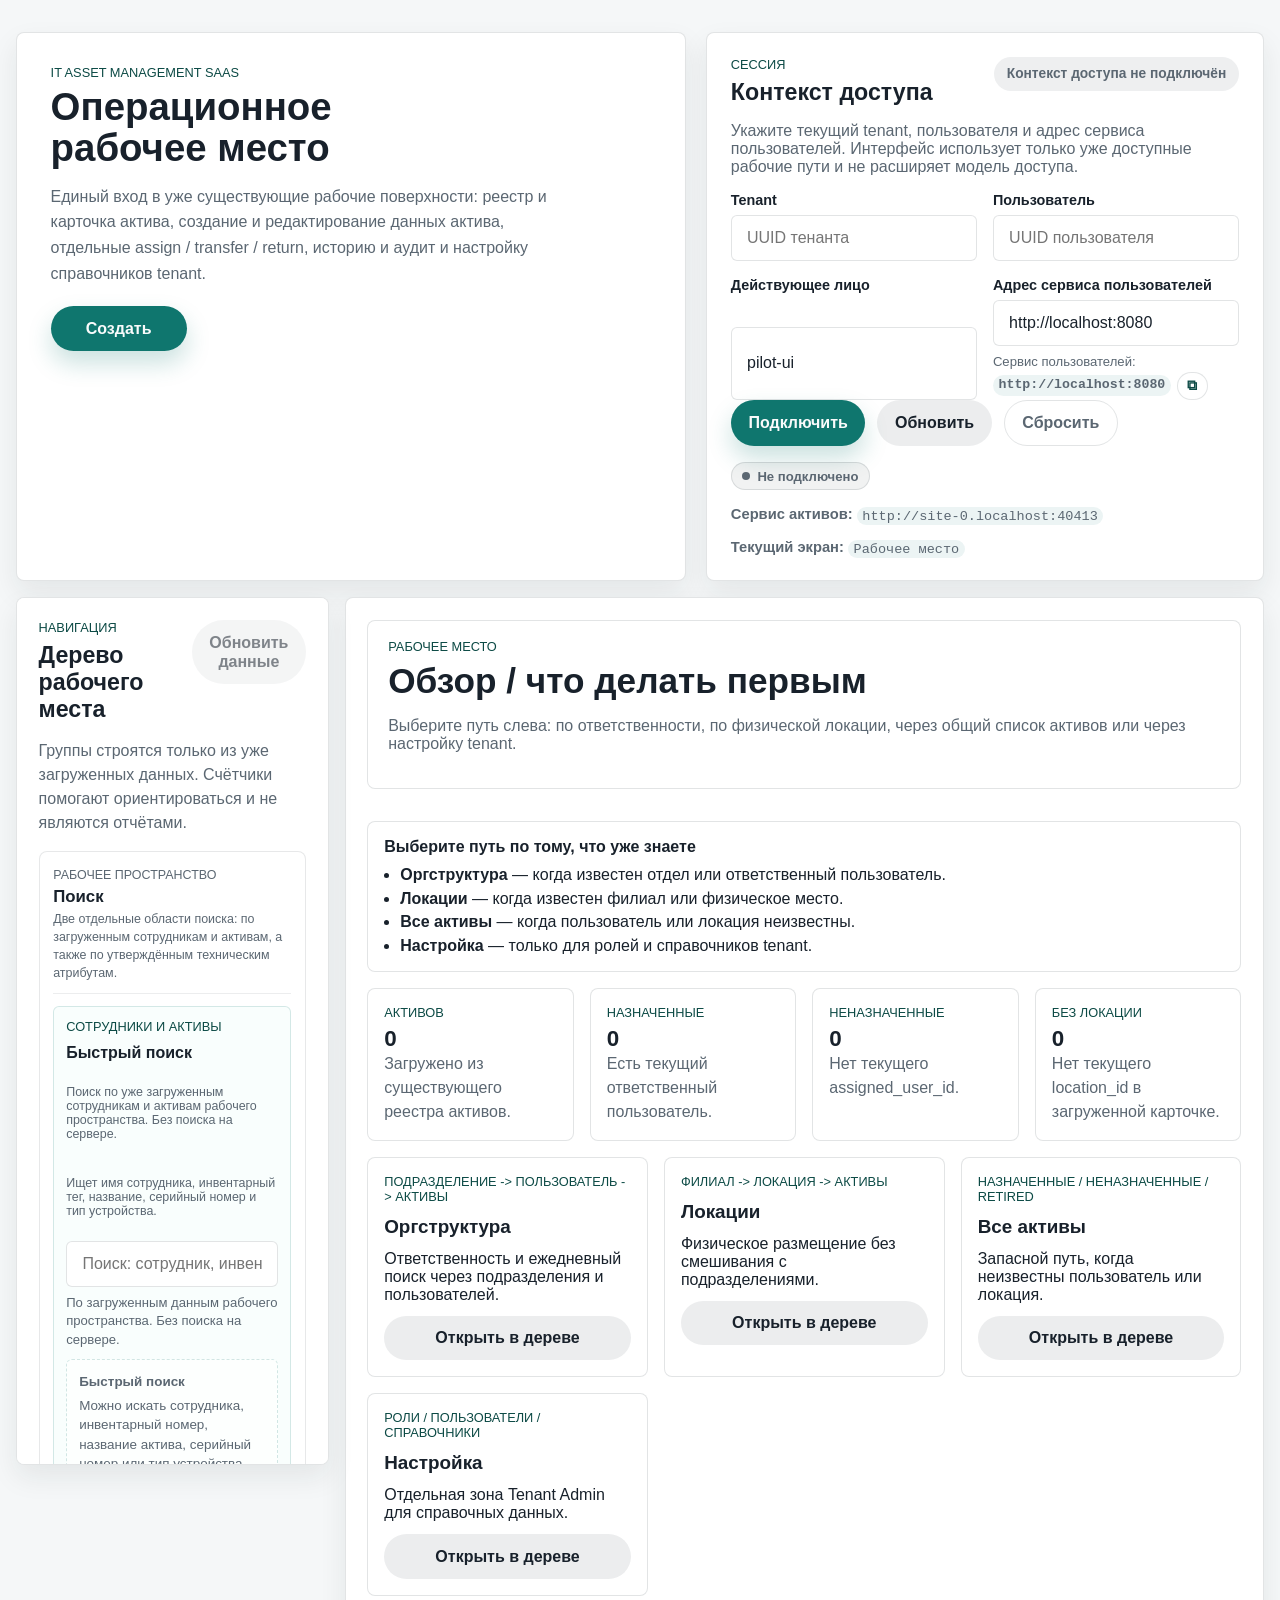
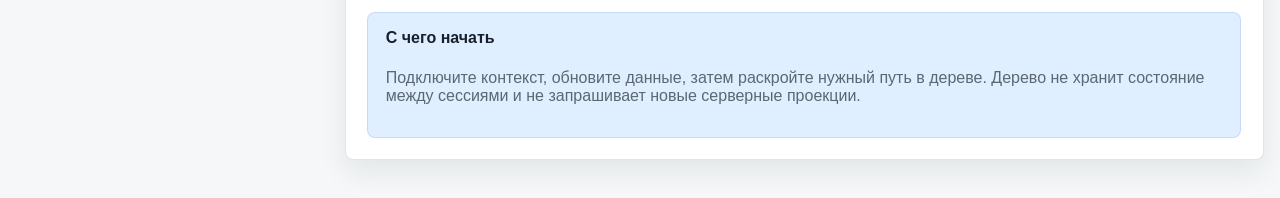
<file: services/asset-service/src/main/resources/static/index.html>
<!DOCTYPE html>
<html lang="ru">
<head>
    <meta charset="UTF-8">
    <meta name="viewport" content="width=device-width, initial-scale=1.0">
    <title>ITAM Operational Workspace</title>
    <link rel="stylesheet" href="app.css">
    <script src="app.js" defer></script>
</head>
<body>
    <div
        class="app-shell"
        data-ui-surface="operational-workspace-tree-detail"
        data-existing-surface="minimal-pilot-ui"
        data-navigation-model="revised-tree-and-detail"
        data-tree-derivation="client-side-only"
        data-edit-boundary="asset-master-record-only"
        data-responsibility-flows="assign,transfer,return"
    >
        <header class="app-header">
            <div class="header-copy">
                <p class="eyebrow">IT Asset Management SaaS</p>
                <h1>Операционное рабочее место</h1>
                <p class="header-text">
                    Единый вход в уже существующие рабочие поверхности: реестр и карточка актива,
                    создание и редактирование данных актива, отдельные assign / transfer / return, историю и аудит
                    и настройку справочников tenant.
                </p>

                <div class="create-launcher" id="create-launcher">
                    <button
                        class="button button-primary create-launcher-toggle"
                        id="create-launcher-toggle"
                        type="button"
                        aria-haspopup="menu"
                        aria-expanded="false"
                        aria-controls="create-launcher-menu"
                    >
                        Создать
                    </button>
                    <div
                        class="create-launcher-menu"
                        id="create-launcher-menu"
                        role="menu"
                        aria-label="Создать запись"
                        hidden
                    >
                        <button class="create-launcher-item" type="button" role="menuitem" data-create-target="asset">Актив / устройство</button>
                        <button class="create-launcher-item" type="button" role="menuitem" data-create-target="user">Пользователь</button>
                        <button class="create-launcher-item" type="button" role="menuitem" data-create-target="department">Подразделение</button>
                        <button class="create-launcher-item" type="button" role="menuitem" data-create-target="branch">Филиал</button>
                        <button class="create-launcher-item" type="button" role="menuitem" data-create-target="location">Локация</button>
                    </div>
                </div>
            </div>

            <form id="session-form" class="session-card">
                <div class="panel-heading">
                    <div>
                        <p class="section-kicker">Сессия</p>
                        <h2>Контекст доступа</h2>
                    </div>
                    <span id="role-summary-badge" class="summary-badge">UI-профиль ещё не определён</span>
                </div>

                <p class="helper-copy">
                    Укажите текущий tenant, пользователя и адрес сервиса пользователей. Интерфейс использует только
                    уже доступные рабочие пути и не расширяет модель доступа.
                </p>

                <div class="field-grid">
                    <label class="field">
                        <span>Tenant</span>
                        <input id="tenant-id" name="tenant_id" type="text" autocomplete="off" placeholder="UUID тенанта" required>
                    </label>

                    <label class="field">
                        <span>Пользователь</span>
                        <input id="user-id" name="user_id" type="text" autocomplete="off" placeholder="UUID пользователя" required>
                    </label>

                    <label class="field">
                        <span>Действующее лицо</span>
                        <input id="actor" name="actor" type="text" autocomplete="off" placeholder="pilot-ui" required>
                    </label>

                    <label class="field">
                        <span>Адрес сервиса пользователей</span>
                        <input
                            id="user-service-base-url"
                            name="user_service_base_url"
                            type="url"
                            autocomplete="off"
                            placeholder="http://localhost:8080"
                            required
                        >
                        <small id="user-service-url-preview" class="technical-preview"></small>
                    </label>
                </div>

                <div class="button-row">
                    <button class="button button-primary" id="connect-session" type="submit">Подключить</button>
                    <button class="button button-secondary" id="refresh-all" type="button">Обновить</button>
                    <button class="button button-ghost" id="clear-session" type="button">Сбросить</button>
                </div>

                <div class="inline-meta">
                    <span id="connection-status-badge" class="connection-badge connection-disconnected">Не подключено</span>
                    <span><strong>Сервис активов:</strong> <code id="asset-service-origin">same origin</code></span>
                    <span><strong>Текущий экран:</strong> <code id="active-screen-label">assets</code></span>
                    <span id="context-technical-summary"></span>
                </div>
            </form>
        </header>

        <div id="flash-stack" class="flash-stack" aria-live="polite"></div>

        <main class="workspace tree-workspace" data-tree-detail-shell="true">
            <aside id="workspace-tree" class="tree-pane panel" aria-label="Иерархическая навигация рабочего места">
                <div class="panel-heading">
                    <div>
                        <p class="section-kicker">Навигация</p>
                        <h2>Дерево рабочего места</h2>
                    </div>
                    <button class="button button-secondary" id="refresh-assets" type="button">Обновить данные</button>
                </div>
                <p class="muted-note">
                    Группы строятся только из уже загруженных данных. Счётчики помогают ориентироваться и не являются отчётами.
                </p>
                <label class="tree-filter field">
                    <span>Фильтр дерева</span>
                    <input id="tree-filter" type="text" autocomplete="off" placeholder="По открытым строкам">
                    <small id="tree-filter-status">Локально, без поиска на сервере.</small>
                </label>
                <div id="workspace-tree-body" class="tree-body" aria-live="polite"></div>
            </aside>

            <section id="workspace-detail" class="detail-pane panel" aria-live="polite">
                <div class="empty-state">
                    <p class="empty-kicker">Рабочее место</p>
                    <h3>Подключите контекст доступа</h3>
                    <p>После подключения здесь появится выбранный узел дерева, карточка актива или настройка tenant.</p>
                </div>
            </section>
        </main>
    </div>
</body>
</html>
</file>
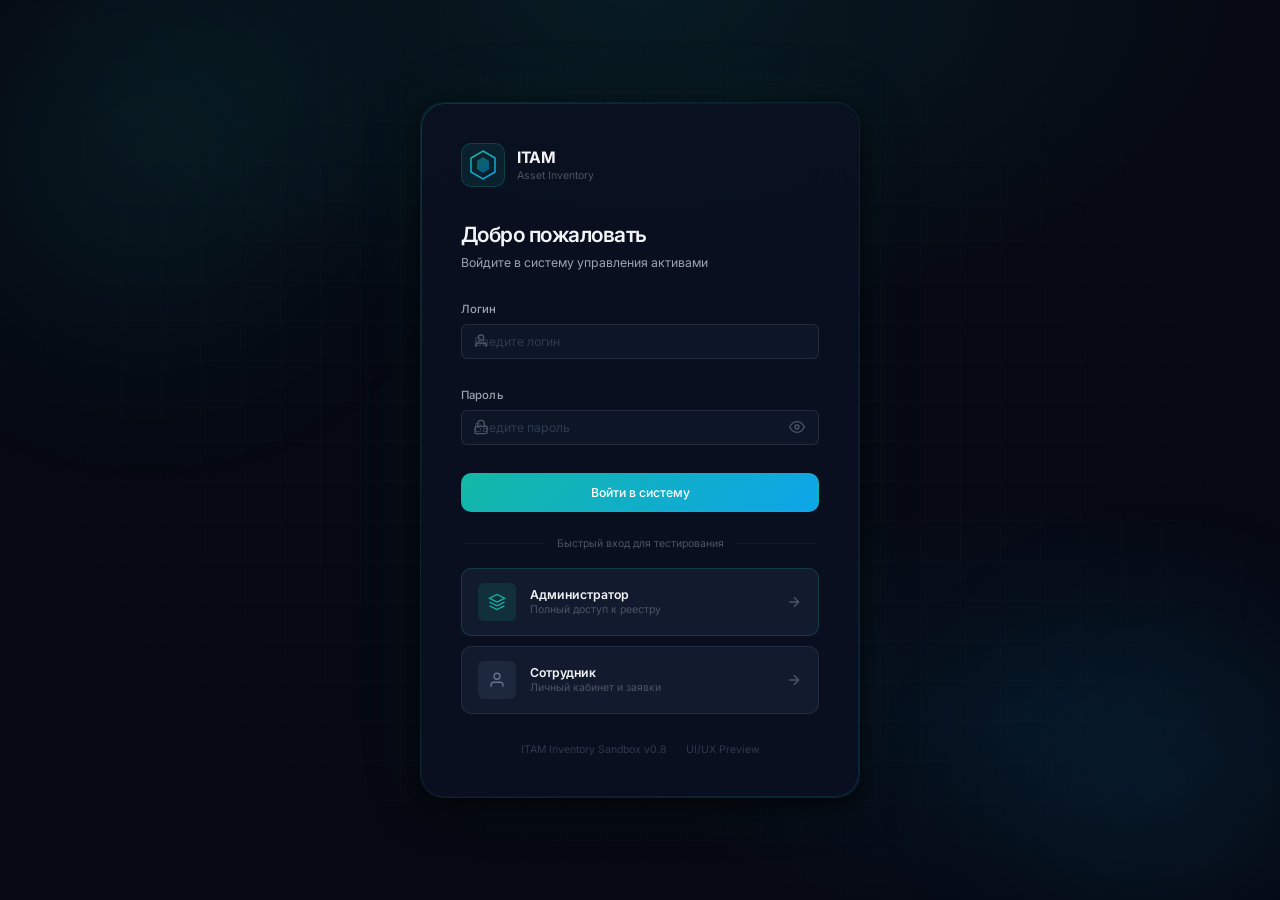
<file: services/asset-service/src/main/resources/static/test-ui/index.html>
<!DOCTYPE html>
<html lang="ru">
<head>
  <meta charset="UTF-8" />
  <meta name="viewport" content="width=device-width, initial-scale=1.0" />
  <title>ITAM — IT Asset Management · Inventory</title>
  <meta name="description" content="Премиальная система управления IT-активами. Инвентаризация, жизненный цикл оборудования, ролевой доступ." />
  <link rel="preconnect" href="https://fonts.googleapis.com" />
  <link rel="preconnect" href="https://fonts.gstatic.com" crossorigin />
  <link href="https://fonts.googleapis.com/css2?family=Inter:wght@300;400;500;600;700&family=JetBrains+Mono:wght@400;500&display=swap" rel="stylesheet" />
  <link rel="stylesheet" href="style.css" />
</head>
<body>

  <!-- ═══════════════════════════════════════════════════
       LOGIN SCREEN
  ═══════════════════════════════════════════════════ -->
  <div id="login-screen" class="login-screen">
    <div class="login-bg-grid"></div>
    <div class="login-orb login-orb-1"></div>
    <div class="login-orb login-orb-2"></div>

    <div class="login-card">
      <div class="login-logo">
        <div class="login-logo-icon">
          <svg width="32" height="32" viewBox="0 0 32 32" fill="none">
            <path d="M16 2L28 9V23L16 30L4 23V9L16 2Z" stroke="url(#logoGrad)" stroke-width="1.5" fill="none"/>
            <path d="M16 8L22 12V20L16 24L10 20V12L16 8Z" fill="url(#logoGradFill)" opacity="0.6"/>
            <defs>
              <linearGradient id="logoGrad" x1="4" y1="2" x2="28" y2="30" gradientUnits="userSpaceOnUse">
                <stop offset="0%" stop-color="#14b8a6"/>
                <stop offset="100%" stop-color="#0ea5e9"/>
              </linearGradient>
              <linearGradient id="logoGradFill" x1="10" y1="8" x2="22" y2="24" gradientUnits="userSpaceOnUse">
                <stop offset="0%" stop-color="#0d9488"/>
                <stop offset="100%" stop-color="#0284c7"/>
              </linearGradient>
            </defs>
          </svg>
        </div>
        <div class="login-logo-text">
          <span class="login-logo-brand">ITAM</span>
          <span class="login-logo-sub">Asset Inventory</span>
        </div>
      </div>

      <div class="login-header">
        <h1>Добро пожаловать</h1>
        <p>Войдите в систему управления активами</p>
      </div>

      <form id="login-form" class="login-form" autocomplete="off">
        <div class="form-group">
          <label for="login-username">Логин</label>
          <div class="input-wrapper">
            <svg class="input-icon" width="16" height="16" viewBox="0 0 24 24" fill="none" stroke="currentColor" stroke-width="2">
              <path d="M20 21v-2a4 4 0 0 0-4-4H8a4 4 0 0 0-4 4v2"/><circle cx="12" cy="7" r="4"/>
            </svg>
            <input id="login-username" type="text" placeholder="Введите логин" autocomplete="off" />
          </div>
        </div>

        <div class="form-group">
          <label for="login-password">Пароль</label>
          <div class="input-wrapper">
            <svg class="input-icon" width="16" height="16" viewBox="0 0 24 24" fill="none" stroke="currentColor" stroke-width="2">
              <rect x="3" y="11" width="18" height="11" rx="2" ry="2"/><path d="M7 11V7a5 5 0 0 1 10 0v4"/>
            </svg>
            <input id="login-password" type="password" placeholder="Введите пароль" autocomplete="off" />
            <button type="button" class="pwd-toggle" id="pwd-toggle" title="Показать пароль">
              <svg width="16" height="16" viewBox="0 0 24 24" fill="none" stroke="currentColor" stroke-width="2">
                <path d="M1 12s4-8 11-8 11 8 11 8-4 8-11 8-11-8-11-8z"/><circle cx="12" cy="12" r="3"/>
              </svg>
            </button>
          </div>
        </div>

        <div id="login-error" class="login-error hidden">
          <svg width="14" height="14" viewBox="0 0 24 24" fill="none" stroke="currentColor" stroke-width="2">
            <circle cx="12" cy="12" r="10"/><line x1="15" y1="9" x2="9" y2="15"/><line x1="9" y1="9" x2="15" y2="15"/>
          </svg>
          Введите логин и пароль
        </div>

        <button type="submit" class="btn-primary btn-full" id="login-btn">
          <span class="btn-text">Войти в систему</span>
          <div class="btn-spinner hidden"></div>
        </button>
      </form>

      <div class="login-divider">
        <span>Быстрый вход для тестирования</span>
      </div>

      <div class="login-quick-buttons">
        <button class="btn-quick btn-quick-admin" id="quick-admin" title="Полный административный доступ">
          <div class="quick-btn-icon">
            <svg width="18" height="18" viewBox="0 0 24 24" fill="none" stroke="currentColor" stroke-width="1.8">
              <path d="M12 2L2 7l10 5 10-5-10-5z"/><path d="M2 17l10 5 10-5"/><path d="M2 12l10 5 10-5"/>
            </svg>
          </div>
          <div class="quick-btn-info">
            <span class="quick-btn-title">Администратор</span>
            <span class="quick-btn-desc">Полный доступ к реестру</span>
          </div>
          <svg class="quick-btn-arrow" width="16" height="16" viewBox="0 0 24 24" fill="none" stroke="currentColor" stroke-width="2">
            <path d="M5 12h14M12 5l7 7-7 7"/>
          </svg>
        </button>

        <button class="btn-quick btn-quick-employee" id="quick-employee" title="Личный кабинет сотрудника">
          <div class="quick-btn-icon">
            <svg width="18" height="18" viewBox="0 0 24 24" fill="none" stroke="currentColor" stroke-width="1.8">
              <path d="M20 21v-2a4 4 0 0 0-4-4H8a4 4 0 0 0-4 4v2"/><circle cx="12" cy="7" r="4"/>
            </svg>
          </div>
          <div class="quick-btn-info">
            <span class="quick-btn-title">Сотрудник</span>
            <span class="quick-btn-desc">Личный кабинет и заявки</span>
          </div>
          <svg class="quick-btn-arrow" width="16" height="16" viewBox="0 0 24 24" fill="none" stroke="currentColor" stroke-width="2">
            <path d="M5 12h14M12 5l7 7-7 7"/>
          </svg>
        </button>
      </div>

      <div class="login-footer">
        <span>ITAM Inventory Sandbox v0.8</span>
        <span class="dot">·</span>
        <span>UI/UX Preview</span>
      </div>
    </div>
  </div>

  <!-- ═══════════════════════════════════════════════════
       MAIN APP (hidden until login)
  ═══════════════════════════════════════════════════ -->
  <div id="app" class="app hidden">

    <!-- TOP BAR -->
    <header class="topbar" id="topbar">
      <div class="topbar-left">
        <button class="sidebar-toggle" id="sidebar-toggle" title="Свернуть / развернуть меню">
          <svg width="18" height="18" viewBox="0 0 24 24" fill="none" stroke="currentColor" stroke-width="2">
            <line x1="3" y1="6" x2="21" y2="6"/><line x1="3" y1="12" x2="21" y2="12"/><line x1="3" y1="18" x2="21" y2="18"/>
          </svg>
        </button>
        <div class="topbar-brand">
          <svg width="22" height="22" viewBox="0 0 32 32" fill="none">
            <path d="M16 2L28 9V23L16 30L4 23V9L16 2Z" stroke="url(#tbLogoGrad)" stroke-width="1.5" fill="none"/>
            <path d="M16 8L22 12V20L16 24L10 20V12L16 8Z" fill="url(#tbLogoFill)" opacity="0.7"/>
            <defs>
              <linearGradient id="tbLogoGrad" x1="4" y1="2" x2="28" y2="30" gradientUnits="userSpaceOnUse">
                <stop offset="0%" stop-color="#14b8a6"/><stop offset="100%" stop-color="#0ea5e9"/>
              </linearGradient>
              <linearGradient id="tbLogoFill" x1="10" y1="8" x2="22" y2="24" gradientUnits="userSpaceOnUse">
                <stop offset="0%" stop-color="#0d9488"/><stop offset="100%" stop-color="#0284c7"/>
              </linearGradient>
            </defs>
          </svg>
          <span class="topbar-brand-name">ITAM</span>
          <span class="topbar-brand-sep">·</span>
          <span class="topbar-brand-module" id="topbar-module">Инвентаризация</span>
        </div>
      </div>

      <div class="topbar-center" id="topbar-search-zone">
        <!-- Admin only search bar injected here -->
      </div>

      <div class="topbar-right">
        <div class="topbar-role-badge" id="topbar-role-badge"></div>
        <div class="topbar-user" id="topbar-user">
          <div class="topbar-avatar" id="topbar-avatar"></div>
          <span class="topbar-username" id="topbar-username"></span>
          <svg width="12" height="12" viewBox="0 0 24 24" fill="none" stroke="currentColor" stroke-width="2"><path d="M6 9l6 6 6-6"/></svg>
          <div class="topbar-dropdown" id="topbar-dropdown">
            <button class="dropdown-item" id="logout-btn">
              <svg width="14" height="14" viewBox="0 0 24 24" fill="none" stroke="currentColor" stroke-width="2">
                <path d="M9 21H5a2 2 0 0 1-2-2V5a2 2 0 0 1 2-2h4"/><polyline points="16 17 21 12 16 7"/><line x1="21" y1="12" x2="9" y2="12"/>
              </svg>
              Выйти из системы
            </button>
          </div>
        </div>
        <div class="topbar-requests-badge hidden" id="topbar-requests-badge" title="Новые заявки от сотрудников">
          <svg width="16" height="16" viewBox="0 0 24 24" fill="none" stroke="currentColor" stroke-width="2">
            <path d="M18 8A6 6 0 0 0 6 8c0 7-3 9-3 9h18s-3-2-3-9"/><path d="M13.73 21a2 2 0 0 1-3.46 0"/>
          </svg>
          <span id="requests-count-badge">0</span>
        </div>
      </div>
    </header>

    <!-- WORKSPACE -->
    <div class="workspace" id="workspace">

      <!-- ── SIDEBAR (admin only) ── -->
      <aside class="sidebar" id="sidebar">
        <nav class="sidebar-nav">
          <div class="sidebar-section">
            <span class="sidebar-section-label">Реестр</span>
            <ul class="sidebar-tree" id="sidebar-tree">
              <li class="tree-item tree-item-active" data-section="all-assets" id="nav-all-assets">
                <button class="tree-btn">
                  <svg width="16" height="16" viewBox="0 0 24 24" fill="none" stroke="currentColor" stroke-width="1.8">
                    <rect x="2" y="3" width="20" height="14" rx="2"/><path d="M8 21h8M12 17v4"/>
                  </svg>
                  <span>Все активы</span>
                  <span class="tree-badge" id="tree-badge-all">0</span>
                </button>
              </li>
              <li class="tree-item" data-section="archive" id="nav-archive">
                <button class="tree-btn">
                  <svg width="16" height="16" viewBox="0 0 24 24" fill="none" stroke="currentColor" stroke-width="1.8">
                    <polyline points="21 8 21 21 3 21 3 8"/><rect x="1" y="3" width="22" height="5"/><line x1="10" y1="12" x2="14" y2="12"/>
                  </svg>
                  <span>Архив</span>
                  <span class="tree-badge tree-badge-muted" id="tree-badge-archive">0</span>
                </button>
              </li>
            </ul>
          </div>

          <div class="sidebar-section">
            <span class="sidebar-section-label">Структура</span>
            <ul class="sidebar-tree">
              <li class="tree-item tree-group" data-section="org" id="nav-org">
                <button class="tree-btn tree-group-btn" id="org-group-toggle">
                  <svg width="16" height="16" viewBox="0 0 24 24" fill="none" stroke="currentColor" stroke-width="1.8">
                    <rect x="2" y="7" width="20" height="14" rx="2"/><path d="M16 7V5a2 2 0 0 0-2-2h-4a2 2 0 0 0-2 2v2"/>
                  </svg>
                  <span>Оргструктура</span>
                  <svg class="tree-chevron" width="12" height="12" viewBox="0 0 24 24" fill="none" stroke="currentColor" stroke-width="2"><path d="M6 9l6 6 6-6"/></svg>
                </button>
                <ul class="tree-children" id="org-tree">
                  <!-- populated by JS -->
                </ul>
              </li>
              <li class="tree-item tree-group" data-section="locations" id="nav-locations">
                <button class="tree-btn tree-group-btn" id="loc-group-toggle">
                  <svg width="16" height="16" viewBox="0 0 24 24" fill="none" stroke="currentColor" stroke-width="1.8">
                    <path d="M21 10c0 7-9 13-9 13s-9-6-9-13a9 9 0 0 1 18 0z"/><circle cx="12" cy="10" r="3"/>
                  </svg>
                  <span>Локации</span>
                  <svg class="tree-chevron" width="12" height="12" viewBox="0 0 24 24" fill="none" stroke="currentColor" stroke-width="2"><path d="M6 9l6 6 6-6"/></svg>
                </button>
                <ul class="tree-children" id="loc-tree">
                  <!-- populated by JS -->
                </ul>
              </li>
            </ul>
          </div>

          <div class="sidebar-section">
            <span class="sidebar-section-label">Управление</span>
            <ul class="sidebar-tree">
              <li class="tree-item" data-section="requests" id="nav-requests">
                <button class="tree-btn">
                  <svg width="16" height="16" viewBox="0 0 24 24" fill="none" stroke="currentColor" stroke-width="1.8">
                    <path d="M21 15a2 2 0 0 1-2 2H7l-4 4V5a2 2 0 0 1 2-2h14a2 2 0 0 1 2 2z"/>
                  </svg>
                  <span>Заявки</span>
                  <span class="tree-badge tree-badge-accent" id="tree-badge-requests">0</span>
                </button>
              </li>
              <li class="tree-item" data-section="settings" id="nav-settings">
                <button class="tree-btn">
                  <svg width="16" height="16" viewBox="0 0 24 24" fill="none" stroke="currentColor" stroke-width="1.8">
                    <circle cx="12" cy="12" r="3"/><path d="M19.4 15a1.65 1.65 0 0 0 .33 1.82l.06.06a2 2 0 0 1-2.83 2.83l-.06-.06a1.65 1.65 0 0 0-1.82-.33 1.65 1.65 0 0 0-1 1.51V21a2 2 0 0 1-4 0v-.09A1.65 1.65 0 0 0 9 19.4a1.65 1.65 0 0 0-1.82.33l-.06.06a2 2 0 0 1-2.83-2.83l.06-.06A1.65 1.65 0 0 0 4.68 15a1.65 1.65 0 0 0-1.51-1H3a2 2 0 0 1 0-4h.09A1.65 1.65 0 0 0 4.6 9a1.65 1.65 0 0 0-.33-1.82l-.06-.06a2 2 0 0 1 2.83-2.83l.06.06A1.65 1.65 0 0 0 9 4.68a1.65 1.65 0 0 0 1-1.51V3a2 2 0 0 1 4 0v.09a1.65 1.65 0 0 0 1 1.51 1.65 1.65 0 0 0 1.82-.33l.06-.06a2 2 0 0 1 2.83 2.83l-.06.06A1.65 1.65 0 0 0 19.4 9a1.65 1.65 0 0 0 1.51 1H21a2 2 0 0 1 0 4h-.09a1.65 1.65 0 0 0-1.51 1z"/>
                  </svg>
                  <span>Настройки</span>
                </button>
              </li>
            </ul>
          </div>
        </nav>

        <div class="sidebar-footer">
          <div class="sidebar-footer-env">
            <span class="env-badge">Sandbox</span>
            <span class="env-version">v0.8 · UI Preview</span>
          </div>
        </div>
      </aside>

      <!-- ── MAIN CONTENT ── -->
      <main class="main-content" id="main-content">

        <!-- ══ SECTION: ALL ASSETS (Admin) ══ -->
        <section class="section" id="section-all-assets">
          <div class="section-header">
            <div class="section-title-group">
              <h2 class="section-title">Все активы</h2>
              <span class="section-subtitle" id="assets-summary-line">Загрузка...</span>
            </div>
            <div class="section-actions">
              <button class="btn-secondary" id="btn-add-asset">
                <svg width="14" height="14" viewBox="0 0 24 24" fill="none" stroke="currentColor" stroke-width="2"><line x1="12" y1="5" x2="12" y2="19"/><line x1="5" y1="12" x2="19" y2="12"/></svg>
                Добавить актив
              </button>
            </div>
          </div>

          <!-- Filter bar -->
          <div class="filter-bar">
            <div class="filter-group">
              <label class="filter-label">Тип устройства</label>
              <div class="filter-chips" id="filter-type-chips">
                <button class="chip chip-active" data-filter="type" data-value="ALL">Все</button>
                <button class="chip" data-filter="type" data-value="LAPTOP">Ноутбуки</button>
                <button class="chip" data-filter="type" data-value="DESKTOP">ПК</button>
                <button class="chip" data-filter="type" data-value="MONITOR">Мониторы</button>
                <button class="chip" data-filter="type" data-value="PRINTER">Принтеры</button>
                <button class="chip" data-filter="type" data-value="PHONE">Телефоны</button>
                <button class="chip" data-filter="type" data-value="OTHER">Прочее</button>
              </div>
            </div>
            <div class="filter-group">
              <label class="filter-label">Статус</label>
              <div class="filter-chips">
                <button class="chip chip-active" data-filter="status" data-value="ALL">Все</button>
                <button class="chip" data-filter="status" data-value="ACTIVE">ACTIVE</button>
                <button class="chip" data-filter="status" data-value="RETIRED">RETIRED</button>
              </div>
            </div>
            <div class="filter-group filter-sort">
              <label class="filter-label">Сортировка</label>
              <select class="sort-select" id="sort-select">
                <option value="tag-asc">Тег ↑</option>
                <option value="tag-desc">Тег ↓</option>
                <option value="type-asc">Тип ↑</option>
                <option value="name-asc">Имя ↑</option>
              </select>
            </div>
          </div>

          <!-- Active filter chips (populated by JS, hidden when no filters active) -->
          <div class="active-filter-chips-bar" id="active-filter-chips" style="display:none;" aria-live="polite"></div>

          <!-- Assets list -->
          <div class="assets-layout">
            <div class="assets-list-pane" id="assets-list-pane">
              <div class="assets-list" id="assets-list">
                <!-- populated by JS -->
              </div>
            </div>
            <div class="asset-detail-pane hidden" id="asset-detail-pane">
              <!-- populated by JS -->
            </div>
          </div>
        </section>

        <!-- ══ SECTION: ARCHIVE (Admin) ══ -->
        <section class="section hidden" id="section-archive">
          <div class="section-header">
            <div class="section-title-group">
              <h2 class="section-title">Архив активов</h2>
              <span class="section-subtitle" id="archive-summary-line">Заархивированные активы</span>
            </div>
          </div>
          <div class="assets-layout">
            <div class="assets-list-pane">
              <div class="assets-list" id="archive-list"></div>
            </div>
            <div class="asset-detail-pane hidden" id="archive-detail-pane"></div>
          </div>
        </section>

        <!-- ══ SECTION: ORG (Admin) ══ -->
        <section class="section hidden" id="section-org">
          <div class="section-header">
            <div class="section-title-group">
              <h2 class="section-title" id="org-section-title">Оргструктура</h2>
              <span class="section-subtitle" id="org-subtitle"></span>
            </div>
          </div>
          <div class="assets-list" id="org-assets-list"></div>
        </section>

        <!-- ══ SECTION: LOCATIONS (Admin) ══ -->
        <section class="section hidden" id="section-locations">
          <div class="section-header">
            <div class="section-title-group">
              <h2 class="section-title" id="loc-section-title">Локации</h2>
              <span class="section-subtitle" id="loc-subtitle"></span>
            </div>
          </div>
          <div class="assets-list" id="loc-assets-list"></div>
        </section>

        <!-- ══ SECTION: REQUESTS (Admin) ══ -->
        <section class="section hidden" id="section-requests">
          <div class="section-header">
            <div class="section-title-group">
              <h2 class="section-title">Заявки от сотрудников</h2>
              <span class="section-subtitle" id="requests-summary-line">Входящие запросы на оборудование и услуги</span>
            </div>
          </div>
          <div class="requests-grid" id="admin-requests-list">
            <div class="empty-state" id="requests-empty">
              <div class="empty-icon">
                <svg width="40" height="40" viewBox="0 0 24 24" fill="none" stroke="currentColor" stroke-width="1.2">
                  <path d="M21 15a2 2 0 0 1-2 2H7l-4 4V5a2 2 0 0 1 2-2h14a2 2 0 0 1 2 2z"/>
                </svg>
              </div>
              <p>Заявок пока нет</p>
              <span>Заявки от сотрудников появятся здесь</span>
            </div>
          </div>
        </section>

        <!-- ══ SECTION: SETTINGS (Admin) ══ -->
        <section class="section hidden" id="section-settings">
          <div class="section-header">
            <div class="section-title-group">
              <h2 class="section-title">Настройки системы</h2>
              <span class="section-subtitle">Конфигурация Sandbox окружения</span>
            </div>
          </div>
          <div class="settings-grid">
            <div class="settings-card">
              <div class="settings-card-header">
                <svg width="18" height="18" viewBox="0 0 24 24" fill="none" stroke="currentColor" stroke-width="1.8">
                  <rect x="2" y="3" width="20" height="14" rx="2"/><path d="M8 21h8M12 17v4"/>
                </svg>
                <h3>Режим данных</h3>
              </div>
              <p>Все операции выполняются in-memory. Изменения не сохраняются в localStorage и не мутируют backend-таблицы.</p>
              <div class="settings-badge-row">
                <span class="badge badge-emerald">In-Memory</span>
                <span class="badge badge-slate">No Persistence</span>
              </div>
            </div>
            <div class="settings-card">
              <div class="settings-card-header">
                <svg width="18" height="18" viewBox="0 0 24 24" fill="none" stroke="currentColor" stroke-width="1.8">
                  <path d="M12 22s8-4 8-10V5l-8-3-8 3v7c0 6 8 10 8 10z"/>
                </svg>
                <h3>Роли и доступ</h3>
              </div>
              <p>Доступны роли: Администратор (полный доступ) и Сотрудник (личный кабинет). Переключение через экран входа.</p>
              <div class="settings-badge-row">
                <span class="badge badge-indigo">RBAC</span>
                <span class="badge badge-slate">Sandbox Auth</span>
              </div>
            </div>
            <div class="settings-card">
              <div class="settings-card-header">
                <svg width="18" height="18" viewBox="0 0 24 24" fill="none" stroke="currentColor" stroke-width="1.8">
                  <polyline points="22 12 18 12 15 21 9 3 6 12 2 12"/>
                </svg>
                <h3>API статус</h3>
              </div>
              <p>Backend API не подключен в данном sandbox-режиме. Используются мок-данные для демонстрации UX/UI.</p>
              <div class="settings-badge-row">
                <span class="badge badge-amber">Mock Data</span>
                <span class="badge badge-slate">No API</span>
              </div>
            </div>
          </div>
        </section>

        <!-- ══ SECTION: EMPLOYEE VIEW ══ -->
        <section class="section hidden" id="section-employee">
          <div class="employee-layout">
            <!-- Employee card -->
            <div class="employee-card" id="employee-card">
              <!-- populated by JS -->
            </div>
            <!-- Request form -->
            <div class="employee-request-panel">
              <div class="request-form-card" id="request-form-card">
                <div class="request-form-header">
                  <svg width="20" height="20" viewBox="0 0 24 24" fill="none" stroke="currentColor" stroke-width="1.8">
                    <path d="M21 15a2 2 0 0 1-2 2H7l-4 4V5a2 2 0 0 1 2-2h14a2 2 0 0 1 2 2z"/>
                  </svg>
                  <h3>Запрос / Сообщение о проблеме</h3>
                </div>
                <form id="employee-request-form">
                  <div class="form-group">
                    <label for="req-type">Тип запроса</label>
                    <div class="req-type-grid" id="req-type-grid">
                      <label class="req-type-option">
                        <input type="radio" name="req-type" value="Ноутбук" id="req-laptop" />
                        <span class="req-type-card">
                          <svg width="20" height="20" viewBox="0 0 24 24" fill="none" stroke="currentColor" stroke-width="1.8">
                            <rect x="2" y="3" width="20" height="14" rx="2"/><path d="M8 21h8M12 17v4"/>
                          </svg>
                          Ноутбук
                        </span>
                      </label>
                      <label class="req-type-option">
                        <input type="radio" name="req-type" value="Монитор" id="req-monitor" />
                        <span class="req-type-card">
                          <svg width="20" height="20" viewBox="0 0 24 24" fill="none" stroke="currentColor" stroke-width="1.8">
                            <rect x="2" y="3" width="20" height="14" rx="2"/><line x1="8" y1="21" x2="16" y2="21"/><line x1="12" y1="17" x2="12" y2="21"/>
                          </svg>
                          Монитор
                        </span>
                      </label>
                      <label class="req-type-option">
                        <input type="radio" name="req-type" value="Аксессуары" id="req-accessories" />
                        <span class="req-type-card">
                          <svg width="20" height="20" viewBox="0 0 24 24" fill="none" stroke="currentColor" stroke-width="1.8">
                            <path d="M20.84 4.61a5.5 5.5 0 0 0-7.78 0L12 5.67l-1.06-1.06a5.5 5.5 0 0 0-7.78 7.78l1.06 1.06L12 21.23l7.78-7.78 1.06-1.06a5.5 5.5 0 0 0 0-7.78z"/>
                          </svg>
                          Аксессуары
                        </span>
                      </label>
                      <label class="req-type-option">
                        <input type="radio" name="req-type" value="Смена локации" id="req-location" />
                        <span class="req-type-card">
                          <svg width="20" height="20" viewBox="0 0 24 24" fill="none" stroke="currentColor" stroke-width="1.8">
                            <path d="M21 10c0 7-9 13-9 13s-9-6-9-13a9 9 0 0 1 18 0z"/><circle cx="12" cy="10" r="3"/>
                          </svg>
                          Смена локации
                        </span>
                      </label>
                      <label class="req-type-option">
                        <input type="radio" name="req-type" value="Проблема с техникой" id="req-issue" />
                        <span class="req-type-card">
                          <svg width="20" height="20" viewBox="0 0 24 24" fill="none" stroke="currentColor" stroke-width="1.8">
                            <circle cx="12" cy="12" r="10"/><line x1="12" y1="8" x2="12" y2="12"/><line x1="12" y1="16" x2="12.01" y2="16"/>
                          </svg>
                          Проблема с техникой
                        </span>
                      </label>
                      <label class="req-type-option">
                        <input type="radio" name="req-type" value="Другое" id="req-other" />
                        <span class="req-type-card">
                          <svg width="20" height="20" viewBox="0 0 24 24" fill="none" stroke="currentColor" stroke-width="1.8">
                            <circle cx="12" cy="12" r="10"/><path d="M9.09 9a3 3 0 0 1 5.83 1c0 2-3 3-3 3"/><line x1="12" y1="17" x2="12.01" y2="17"/>
                          </svg>
                          Другое
                        </span>
                      </label>
                    </div>
                  </div>
                  <div class="form-group">
                    <label for="req-description">Описание</label>
                    <textarea id="req-description" placeholder="Опишите ваш запрос или проблему подробно..." rows="4"></textarea>
                  </div>
                  <div id="req-error" class="login-error hidden">
                    <svg width="14" height="14" viewBox="0 0 24 24" fill="none" stroke="currentColor" stroke-width="2"><circle cx="12" cy="12" r="10"/><line x1="15" y1="9" x2="9" y2="15"/><line x1="9" y1="9" x2="15" y2="15"/></svg>
                    Выберите тип запроса и добавьте описание
                  </div>
                  <button type="submit" class="btn-primary btn-full" id="submit-request-btn">
                    <span class="btn-text">Отправить запрос</span>
                    <div class="btn-spinner hidden"></div>
                  </button>
                </form>
                <div id="req-success" class="req-success hidden">
                  <div class="req-success-icon">
                    <svg width="28" height="28" viewBox="0 0 24 24" fill="none" stroke="currentColor" stroke-width="2">
                      <polyline points="20 6 9 17 4 12"/>
                    </svg>
                  </div>
                  <h4>Запрос отправлен!</h4>
                  <p>Ваш запрос принят и передан администратору. Ожидайте ответа.</p>
                  <button class="btn-secondary" id="req-new-btn">Новый запрос</button>
                </div>
              </div>
            </div>
          </div>
        </section>

      </main>
    </div>

    <!-- ══ MODAL: ADD ASSET ══ -->
    <div class="modal-overlay hidden" id="add-asset-modal">
      <div class="modal">
        <div class="modal-header">
          <h3>Добавить актив</h3>
          <button class="modal-close" id="close-add-modal">
            <svg width="18" height="18" viewBox="0 0 24 24" fill="none" stroke="currentColor" stroke-width="2"><line x1="18" y1="6" x2="6" y2="18"/><line x1="6" y1="6" x2="18" y2="18"/></svg>
          </button>
        </div>
        <div class="modal-body">
          <form id="add-asset-form">
            <div class="form-row">
              <div class="form-group">
                <label for="new-asset-tag">Asset Tag *</label>
                <input id="new-asset-tag" type="text" placeholder="Напр. ASSET-1234" />
              </div>
              <div class="form-group">
                <label for="new-serial">Серийный номер</label>
                <input id="new-serial" type="text" placeholder="SN-XXXX" />
              </div>
            </div>
            <div class="form-row">
              <div class="form-group">
                <label for="new-type">Тип устройства *</label>
                <select id="new-type">
                  <option value="">Выберите тип...</option>
                  <option value="LAPTOP">Ноутбук</option>
                  <option value="DESKTOP">Настольный ПК</option>
                  <option value="MONITOR">Монитор</option>
                  <option value="PRINTER">Принтер</option>
                  <option value="PHONE">Телефон</option>
                  <option value="OTHER">Прочее</option>
                </select>
              </div>
              <div class="form-group">
                <label for="new-location">Локация</label>
                <select id="new-location">
                  <option value="">Не указана</option>
                </select>
              </div>
            </div>
            <div class="form-group">
              <label for="new-display-name">Отображаемое имя</label>
              <input id="new-display-name" type="text" placeholder="Напр. Рабочий ноутбук Иванова" />
            </div>
            <div class="form-group">
              <label for="new-note">Примечание</label>
              <textarea id="new-note" placeholder="Оперативная заметка..." rows="2"></textarea>
            </div>
            <div class="form-group">
              <label for="new-assigned-user">Назначен пользователю</label>
              <select id="new-assigned-user">
                <option value="">Не назначен</option>
              </select>
            </div>
          </form>
        </div>
        <div class="modal-footer">
          <button class="btn-secondary" id="cancel-add-modal">Отмена</button>
          <button class="btn-primary" id="confirm-add-asset">Добавить актив</button>
        </div>
      </div>
    </div>

  </div><!-- /app -->

  <script src="app.js"></script>
</body>
</html>
</file>
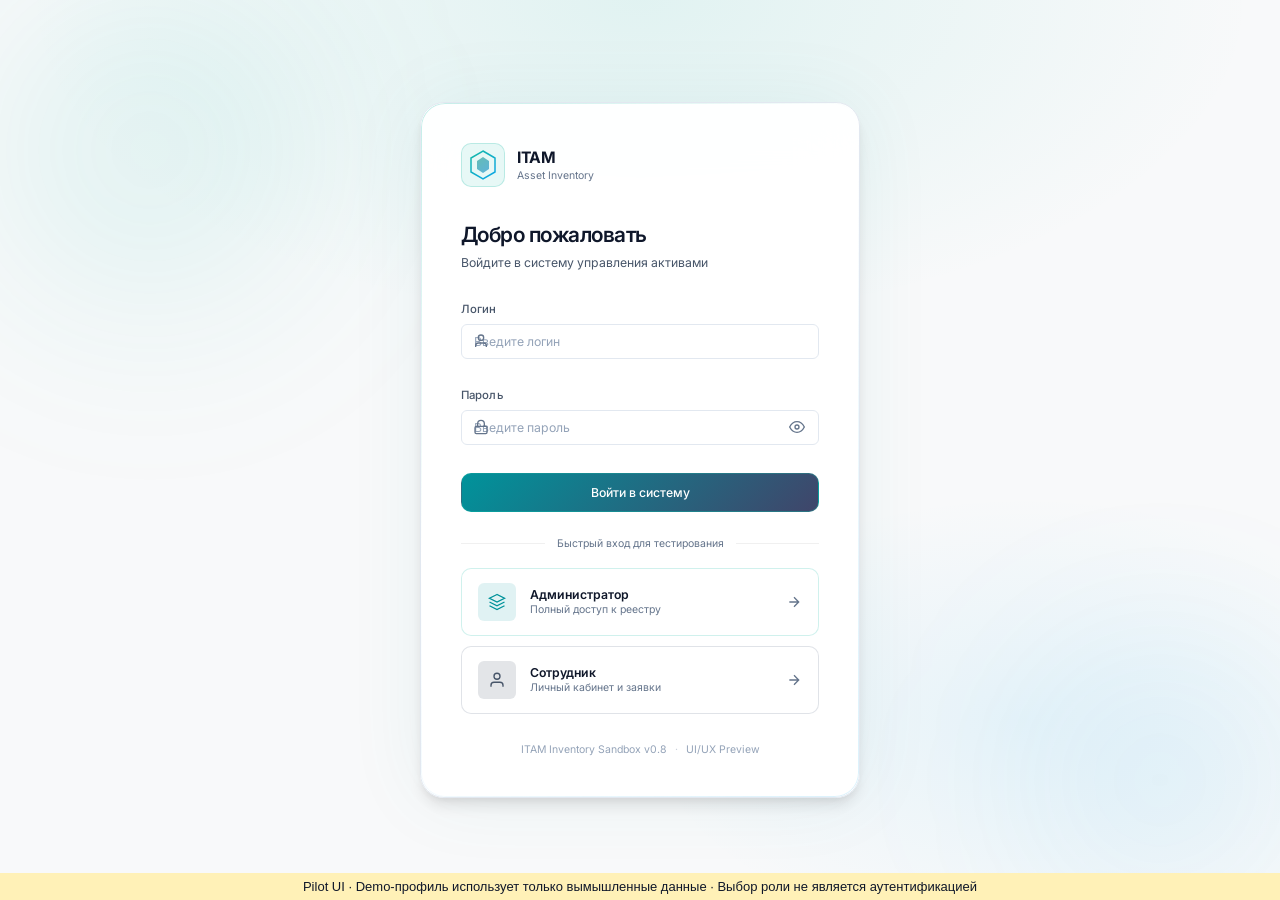
<file: services/asset-service/src/main/resources/static/workspace/index.html>
<!DOCTYPE html>
<html lang="ru">
<head>
  <meta charset="UTF-8" />
  <meta name="viewport" content="width=device-width, initial-scale=1.0" />
  <title>ITAM — IT Asset Management · Inventory</title>
  <meta name="description" content="Премиальная система управления IT-активами. Инвентаризация, жизненный цикл оборудования, ролевой доступ." />
  <link rel="preconnect" href="https://fonts.googleapis.com" />
  <link rel="preconnect" href="https://fonts.gstatic.com" crossorigin />
  <link href="https://fonts.googleapis.com/css2?family=Inter:wght@300;400;500;600;700&family=JetBrains+Mono:wght@400;500&display=swap" rel="stylesheet" />
  <link rel="stylesheet" href="style.css?v=20260605" />
</head>
<body>
<div style="position:fixed;bottom:0;left:0;right:0;background:#fff1b7;z-index:99999;text-align:center;padding:6px;font:13px sans-serif">Pilot UI · Demo-профиль использует только вымышленные данные · Выбор роли не является аутентификацией</div>

  <!-- ═══════════════════════════════════════════════════
       LOGIN SCREEN
  ═══════════════════════════════════════════════════ -->
  <div id="login-screen" class="login-screen">
    <div class="login-bg-grid"></div>
    <div class="login-orb login-orb-1"></div>
    <div class="login-orb login-orb-2"></div>

    <div class="login-card">
      <div class="login-logo">
        <div class="login-logo-icon">
          <svg width="32" height="32" viewBox="0 0 32 32" fill="none">
            <path d="M16 2L28 9V23L16 30L4 23V9L16 2Z" stroke="url(#logoGrad)" stroke-width="1.5" fill="none"/>
            <path d="M16 8L22 12V20L16 24L10 20V12L16 8Z" fill="url(#logoGradFill)" opacity="0.6"/>
            <defs>
              <linearGradient id="logoGrad" x1="4" y1="2" x2="28" y2="30" gradientUnits="userSpaceOnUse">
                <stop offset="0%" stop-color="#14b8a6"/>
                <stop offset="100%" stop-color="#0ea5e9"/>
              </linearGradient>
              <linearGradient id="logoGradFill" x1="10" y1="8" x2="22" y2="24" gradientUnits="userSpaceOnUse">
                <stop offset="0%" stop-color="#0d9488"/>
                <stop offset="100%" stop-color="#0284c7"/>
              </linearGradient>
            </defs>
          </svg>
        </div>
        <div class="login-logo-text">
          <span class="login-logo-brand">ITAM</span>
          <span class="login-logo-sub">Asset Inventory</span>
        </div>
      </div>

      <div class="login-header">
        <h1>Добро пожаловать</h1>
        <p>Войдите в систему управления активами</p>
      </div>

      <form id="login-form" class="login-form" autocomplete="off">
        <div class="form-group">
          <label for="login-username">Логин</label>
          <div class="input-wrapper">
            <svg class="input-icon" width="16" height="16" viewBox="0 0 24 24" fill="none" stroke="currentColor" stroke-width="2">
              <path d="M20 21v-2a4 4 0 0 0-4-4H8a4 4 0 0 0-4 4v2"/><circle cx="12" cy="7" r="4"/>
            </svg>
            <input id="login-username" type="text" placeholder="Введите логин" autocomplete="off" />
          </div>
        </div>

        <div class="form-group">
          <label for="login-password">Пароль</label>
          <div class="input-wrapper">
            <svg class="input-icon" width="16" height="16" viewBox="0 0 24 24" fill="none" stroke="currentColor" stroke-width="2">
              <rect x="3" y="11" width="18" height="11" rx="2" ry="2"/><path d="M7 11V7a5 5 0 0 1 10 0v4"/>
            </svg>
            <input id="login-password" type="password" placeholder="Введите пароль" autocomplete="off" />
            <button type="button" class="pwd-toggle" id="pwd-toggle" title="Показать пароль">
              <svg width="16" height="16" viewBox="0 0 24 24" fill="none" stroke="currentColor" stroke-width="2">
                <path d="M1 12s4-8 11-8 11 8 11 8-4 8-11 8-11-8-11-8z"/><circle cx="12" cy="12" r="3"/>
              </svg>
            </button>
          </div>
        </div>

        <div id="login-error" class="login-error hidden">
          <svg width="14" height="14" viewBox="0 0 24 24" fill="none" stroke="currentColor" stroke-width="2">
            <circle cx="12" cy="12" r="10"/><line x1="15" y1="9" x2="9" y2="15"/><line x1="9" y1="9" x2="15" y2="15"/>
          </svg>
          Введите логин и пароль
        </div>

        <button type="submit" class="btn-primary btn-full" id="login-btn">
          <span class="btn-text">Войти в систему</span>
          <div class="btn-spinner hidden"></div>
        </button>
      </form>

      <div class="login-divider">
        <span>Быстрый вход для тестирования</span>
      </div>

      <div class="login-quick-buttons">
        <button type="button" class="btn-quick btn-quick-admin" id="quick-admin" title="Полный административный доступ">
          <div class="quick-btn-icon">
            <svg width="18" height="18" viewBox="0 0 24 24" fill="none" stroke="currentColor" stroke-width="1.8">
              <path d="M12 2L2 7l10 5 10-5-10-5z"/><path d="M2 17l10 5 10-5"/><path d="M2 12l10 5 10-5"/>
            </svg>
          </div>
          <div class="quick-btn-info">
            <span class="quick-btn-title">Администратор</span>
            <span class="quick-btn-desc">Полный доступ к реестру</span>
          </div>
          <svg class="quick-btn-arrow" width="16" height="16" viewBox="0 0 24 24" fill="none" stroke="currentColor" stroke-width="2">
            <path d="M5 12h14M12 5l7 7-7 7"/>
          </svg>
        </button>

        <button type="button" class="btn-quick btn-quick-employee" id="quick-employee" title="Личный кабинет сотрудника">
          <div class="quick-btn-icon">
            <svg width="18" height="18" viewBox="0 0 24 24" fill="none" stroke="currentColor" stroke-width="1.8">
              <path d="M20 21v-2a4 4 0 0 0-4-4H8a4 4 0 0 0-4 4v2"/><circle cx="12" cy="7" r="4"/>
            </svg>
          </div>
          <div class="quick-btn-info">
            <span class="quick-btn-title">Сотрудник</span>
            <span class="quick-btn-desc">Личный кабинет и заявки</span>
          </div>
          <svg class="quick-btn-arrow" width="16" height="16" viewBox="0 0 24 24" fill="none" stroke="currentColor" stroke-width="2">
            <path d="M5 12h14M12 5l7 7-7 7"/>
          </svg>
        </button>
      </div>

      <div class="login-footer">
        <span>ITAM Inventory Sandbox v0.8</span>
        <span class="dot">·</span>
        <span>UI/UX Preview</span>
      </div>
    </div>
  </div>

  <!-- ═══════════════════════════════════════════════════
       MAIN APP (hidden until login)
  ═══════════════════════════════════════════════════ -->
  <div id="app" class="app hidden">

    <!-- TOP BAR -->
    <header class="topbar" id="topbar">
      <div class="topbar-left">
        <button class="sidebar-toggle" id="sidebar-toggle" title="Свернуть / развернуть меню">
          <svg width="18" height="18" viewBox="0 0 24 24" fill="none" stroke="currentColor" stroke-width="2">
            <line x1="3" y1="6" x2="21" y2="6"/><line x1="3" y1="12" x2="21" y2="12"/><line x1="3" y1="18" x2="21" y2="18"/>
          </svg>
        </button>
        <div class="topbar-brand">
          <svg width="22" height="22" viewBox="0 0 32 32" fill="none">
            <path d="M16 2L28 9V23L16 30L4 23V9L16 2Z" stroke="url(#tbLogoGrad)" stroke-width="1.5" fill="none"/>
            <path d="M16 8L22 12V20L16 24L10 20V12L16 8Z" fill="url(#tbLogoFill)" opacity="0.7"/>
            <defs>
              <linearGradient id="tbLogoGrad" x1="4" y1="2" x2="28" y2="30" gradientUnits="userSpaceOnUse">
                <stop offset="0%" stop-color="#14b8a6"/><stop offset="100%" stop-color="#0ea5e9"/>
              </linearGradient>
              <linearGradient id="tbLogoFill" x1="10" y1="8" x2="22" y2="24" gradientUnits="userSpaceOnUse">
                <stop offset="0%" stop-color="#0d9488"/><stop offset="100%" stop-color="#0284c7"/>
              </linearGradient>
            </defs>
          </svg>
          <span class="topbar-brand-name">ITAM</span>
          <span class="topbar-brand-sep">·</span>
          <span class="topbar-brand-module" id="topbar-module">Инвентаризация</span>
        </div>
      </div>

      <div class="topbar-center" id="topbar-search-zone">
        <!-- Admin only search bar injected here -->
      </div>

      <div class="topbar-right">
        <button class="theme-toggle-btn" id="theme-toggle-btn" style="color:var(--text-primary); background:transparent; border:none;" title="Сменить тему">
          <svg class="icon-sun" width="18" height="18" viewBox="0 0 24 24" fill="none" stroke="currentColor" stroke-width="2"><circle cx="12" cy="12" r="5"></circle><line x1="12" y1="1" x2="12" y2="3"></line><line x1="12" y1="21" x2="12" y2="23"></line><line x1="4.22" y1="4.22" x2="5.64" y2="5.64"></line><line x1="18.36" y1="18.36" x2="19.78" y2="19.78"></line><line x1="1" y1="12" x2="3" y2="12"></line><line x1="21" y1="12" x2="23" y2="12"></line><line x1="4.22" y1="19.78" x2="5.64" y2="18.36"></line><line x1="18.36" y1="5.64" x2="19.78" y2="4.22"></line></svg>
          <svg class="icon-moon" width="18" height="18" viewBox="0 0 24 24" fill="none" stroke="currentColor" stroke-width="2"><path d="M21 12.79A9 9 0 1 1 11.21 3 7 7 0 0 0 21 12.79z"></path></svg>
        </button>
        <div class="topbar-role-badge" id="topbar-role-badge"></div>
        <div class="topbar-user" id="topbar-user">
          <div class="topbar-avatar" id="topbar-avatar"></div>
          <span class="topbar-username" id="topbar-username"></span>
          <svg width="12" height="12" viewBox="0 0 24 24" fill="none" stroke="currentColor" stroke-width="2"><path d="M6 9l6 6 6-6"/></svg>
          <div class="topbar-dropdown" id="topbar-dropdown">
            <button class="dropdown-item" id="logout-btn">
              <svg width="14" height="14" viewBox="0 0 24 24" fill="none" stroke="currentColor" stroke-width="2">
                <path d="M9 21H5a2 2 0 0 1-2-2V5a2 2 0 0 1 2-2h4"/><polyline points="16 17 21 12 16 7"/><line x1="21" y1="12" x2="9" y2="12"/>
              </svg>
              Выйти из системы
            </button>
          </div>
        </div>
        <div class="topbar-requests-badge hidden" id="topbar-requests-badge" title="Новые заявки от сотрудников">
          <svg width="16" height="16" viewBox="0 0 24 24" fill="none" stroke="currentColor" stroke-width="2">
            <path d="M18 8A6 6 0 0 0 6 8c0 7-3 9-3 9h18s-3-2-3-9"/><path d="M13.73 21a2 2 0 0 1-3.46 0"/>
          </svg>
          <span id="requests-count-badge">0</span>
        </div>
      </div>
    </header>

    <!-- WORKSPACE -->
    <div class="workspace" id="workspace">

      <!-- ── SIDEBAR (admin only) ── -->
      <aside class="sidebar" id="sidebar">
        <nav class="sidebar-nav">
          <div class="sidebar-section">
            <span class="sidebar-section-label">Реестр</span>
            <ul class="sidebar-tree" id="sidebar-tree">
              <li class="tree-item tree-item-active" data-section="dashboard" id="nav-dashboard">
                <button class="tree-btn">
                  <svg width="16" height="16" viewBox="0 0 24 24" fill="none" stroke="currentColor" stroke-width="1.8">
                    <rect x="3" y="3" width="7" height="9"></rect><rect x="14" y="3" width="7" height="5"></rect><rect x="14" y="12" width="7" height="9"></rect><rect x="3" y="16" width="7" height="5"></rect>
                  </svg>
                  <span>Дашборд</span>
                </button>
              </li>
              <li class="tree-item" data-section="all-assets" id="nav-all-assets">
                <button class="tree-btn">
                  <svg width="16" height="16" viewBox="0 0 24 24" fill="none" stroke="currentColor" stroke-width="1.8">
                    <rect x="2" y="3" width="20" height="14" rx="2"/><path d="M8 21h8M12 17v4"/>
                  </svg>
                  <span>Все активы</span>
                  <span class="tree-badge" id="tree-badge-all">0</span>
                </button>
              </li>
              <li class="tree-item" data-section="sim-cards" id="nav-sim-cards">
                <button class="tree-btn">
                  <svg width="16" height="16" viewBox="0 0 24 24" fill="none" stroke="currentColor" stroke-width="1.8">
                    <rect x="5" y="2" width="14" height="20" rx="2" ry="2"/><line x1="12" y1="18" x2="12.01" y2="18"/>
                  </svg>
                  <span>Сим-карты</span>
                </button>
              </li>
              <li class="tree-item" data-section="cartridges" id="nav-cartridges">
                <button class="tree-btn">
                  <svg width="16" height="16" viewBox="0 0 24 24" fill="none" stroke="currentColor" stroke-width="1.8">
                    <polyline points="6 9 6 2 18 2 18 9"/><path d="M6 18H4a2 2 0 0 1-2-2v-5a2 2 0 0 1 2-2h16a2 2 0 0 1 2 2v5a2 2 0 0 1-2 2h-2"/><rect x="6" y="14" width="12" height="8"/>
                  </svg>
                  <span>Печать и Расходники</span>
                </button>
              </li>
              <li class="tree-item" data-section="peripherals" id="nav-peripherals">
                <button class="tree-btn">
                  <svg width="16" height="16" viewBox="0 0 24 24" fill="none" stroke="currentColor" stroke-width="1.8">
                    <rect x="2" y="8" width="20" height="14" rx="2"/>
                    <path d="M6 8V6a2 2 0 0 1 2-2h8a2 2 0 0 1 2 2v2"/>
                    <circle cx="12" cy="15" r="2"/>
                    <path d="M12 13v-2M12 17v2M10 15H8M16 15h-2"/>
                  </svg>
                  <span>Периферия</span>
                </button>
              </li>

              <li class="tree-item" data-section="archive" id="nav-archive">
                <button class="tree-btn">
                  <svg width="16" height="16" viewBox="0 0 24 24" fill="none" stroke="currentColor" stroke-width="1.8">
                    <polyline points="21 8 21 21 3 21 3 8"/><rect x="1" y="3" width="22" height="5"/><line x1="10" y1="12" x2="14" y2="12"/>
                  </svg>
                  <span>Архив</span>
                  <span class="tree-badge tree-badge-muted" id="tree-badge-archive">0</span>
                </button>
              </li>
            </ul>
          </div>

          <div class="sidebar-section">
            <span class="sidebar-section-label">Структура</span>
            <ul class="sidebar-tree">
              <li class="tree-item tree-group" data-section="org" id="nav-org">
                <div style="display:flex; align-items:center;">
                  <button class="tree-btn tree-group-btn" id="org-group-toggle" style="flex:1;">
                    <svg width="16" height="16" viewBox="0 0 24 24" fill="none" stroke="currentColor" stroke-width="1.8">
                      <rect x="2" y="7" width="20" height="14" rx="2"/><path d="M16 7V5a2 2 0 0 0-2-2h-4a2 2 0 0 0-2 2v2"/>
                    </svg>
                    <span>Оргструктура</span>
                    <svg class="tree-chevron" width="12" height="12" viewBox="0 0 24 24" fill="none" stroke="currentColor" stroke-width="2"><path d="M6 9l6 6 6-6"/></svg>
                  </button>
                  <button class="btn-icon" onclick="openDeptModal()" title="Добавить отдел" style="margin-right:8px; padding:4px; background:none; border:none; cursor:pointer; color:var(--text-muted);"><svg width="14" height="14" viewBox="0 0 24 24" fill="none" stroke="currentColor" stroke-width="2"><line x1="12" y1="5" x2="12" y2="19"/><line x1="5" y1="12" x2="19" y2="12"/></svg></button>
                </div>
                <ul class="tree-children" id="org-tree">
                  <!-- populated by JS -->
                </ul>
              </li>
              <li class="tree-item tree-group" data-section="locations" id="nav-locations">
                <div style="display:flex; align-items:center;">
                  <button class="tree-btn tree-group-btn" id="loc-group-toggle" style="flex:1;">
                    <svg width="16" height="16" viewBox="0 0 24 24" fill="none" stroke="currentColor" stroke-width="1.8">
                      <path d="M21 10c0 7-9 13-9 13s-9-6-9-13a9 9 0 0 1 18 0z"/><circle cx="12" cy="10" r="3"/>
                    </svg>
                    <span>Локации</span>
                    <svg class="tree-chevron" width="12" height="12" viewBox="0 0 24 24" fill="none" stroke="currentColor" stroke-width="2"><path d="M6 9l6 6 6-6"/></svg>
                  </button>
                  <button class="btn-icon" onclick="openLocModal()" title="Добавить локацию" style="margin-right:8px; padding:4px; background:none; border:none; cursor:pointer; color:var(--text-muted);"><svg width="14" height="14" viewBox="0 0 24 24" fill="none" stroke="currentColor" stroke-width="2"><line x1="12" y1="5" x2="12" y2="19"/><line x1="5" y1="12" x2="19" y2="12"/></svg></button>
                </div>
                <ul class="tree-children" id="loc-tree">
                  <!-- populated by JS -->
                </ul>
              </li>
              <li class="tree-item" data-section="users" id="nav-users">
                <button class="tree-btn">
                  <svg width="16" height="16" viewBox="0 0 24 24" fill="none" stroke="currentColor" stroke-width="1.8">
                    <path d="M17 21v-2a4 4 0 0 0-4-4H5a4 4 0 0 0-4 4v2"/><circle cx="9" cy="7" r="4"/><path d="M23 21v-2a4 4 0 0 0-3-3.87"/><path d="M16 3.13a4 4 0 0 1 0 7.75"/>
                  </svg>
                  <span>Пользователи</span>
                </button>
              </li>
            </ul>
          </div>

          <div class="sidebar-section">
            <span class="sidebar-section-label">Управление</span>
            <ul class="sidebar-tree">
              <li class="tree-item" data-section="requests" id="nav-requests">
                <button class="tree-btn">
                  <svg width="16" height="16" viewBox="0 0 24 24" fill="none" stroke="currentColor" stroke-width="1.8">
                    <path d="M21 15a2 2 0 0 1-2 2H7l-4 4V5a2 2 0 0 1 2-2h14a2 2 0 0 1 2 2z"/>
                  </svg>
                  <span>Заявки</span>
                  <span class="tree-badge tree-badge-accent" id="tree-badge-requests">0</span>
                </button>
              </li>
              <li class="tree-item" data-section="settings" id="nav-settings">
                <button class="tree-btn">
                  <svg width="16" height="16" viewBox="0 0 24 24" fill="none" stroke="currentColor" stroke-width="1.8">
                    <circle cx="12" cy="12" r="3"/><path d="M19.4 15a1.65 1.65 0 0 0 .33 1.82l.06.06a2 2 0 0 1-2.83 2.83l-.06-.06a1.65 1.65 0 0 0-1.82-.33 1.65 1.65 0 0 0-1 1.51V21a2 2 0 0 1-4 0v-.09A1.65 1.65 0 0 0 9 19.4a1.65 1.65 0 0 0-1.82.33l-.06.06a2 2 0 0 1-2.83-2.83l.06-.06A1.65 1.65 0 0 0 4.68 15a1.65 1.65 0 0 0-1.51-1H3a2 2 0 0 1 0-4h.09A1.65 1.65 0 0 0 4.6 9a1.65 1.65 0 0 0-.33-1.82l-.06-.06a2 2 0 0 1 2.83-2.83l.06.06A1.65 1.65 0 0 0 9 4.68a1.65 1.65 0 0 0 1-1.51V3a2 2 0 0 1 4 0v.09a1.65 1.65 0 0 0 1 1.51 1.65 1.65 0 0 0 1.82-.33l.06-.06a2 2 0 0 1 2.83 2.83l-.06.06A1.65 1.65 0 0 0 19.4 9a1.65 1.65 0 0 0 1.51 1H21a2 2 0 0 1 0 4h-.09a1.65 1.65 0 0 0-1.51 1z"/>
                  </svg>
                  <span>Настройки</span>
                </button>
              </li>
            </ul>
          </div>
        </nav>

        <div class="sidebar-footer">
          <div class="sidebar-footer-env">
            <span class="env-badge">Sandbox</span>
            <span class="env-version">v0.8 · UI Preview</span>
          </div>
        </div>
      </aside>

      <!-- ── MAIN CONTENT ── -->
      <main class="main-content" id="main-content">

        <!-- ══ SECTION: DASHBOARD ══ -->
        <section class="section" id="section-dashboard">
          <div class="section-header">
            <div class="section-title-group">
              <h2 class="section-title">Дашборд</h2>
              <span class="section-subtitle">Сводная аналитика платформы</span>
            </div>
          </div>
          <div id="dashboard-enhanced" style="flex:1;overflow-y:auto;padding:0"><!-- rendered by JS --></div>
          <!-- legacy hidden containers -->
          <div style="display:none"><div id="dashboard-status-pie"></div><div id="dashboard-status-legend"></div><div id="dashboard-stats"></div><div id="dashboard-recent"></div></div>
        </section>

        <!-- ══ SECTION: ALL ASSETS (Admin) ══ -->
        <section class="section hidden" id="section-all-assets">
          <div class="section-header">
            <div class="section-title-group">
              <h2 class="section-title">Все активы</h2>
              <span class="section-subtitle" id="assets-summary-line">Загрузка...</span>
            </div>
            <div class="section-actions">
              <button class="btn-secondary" id="btn-column-picker" title="Настройка колонок" onclick="openColumnPicker()">
                <svg width="14" height="14" viewBox="0 0 24 24" fill="none" stroke="currentColor" stroke-width="2"><line x1="8" y1="6" x2="21" y2="6"/><line x1="8" y1="12" x2="21" y2="12"/><line x1="8" y1="18" x2="21" y2="18"/><line x1="3" y1="6" x2="3.01" y2="6"/><line x1="3" y1="12" x2="3.01" y2="12"/><line x1="3" y1="18" x2="3.01" y2="18"/></svg>
                Колонки
              </button>
              <button class="btn-secondary" id="btn-export-csv" title="Экспорт в CSV">
                <svg width="14" height="14" viewBox="0 0 24 24" fill="none" stroke="currentColor" stroke-width="2"><path d="M21 15v4a2 2 0 0 1-2 2H5a2 2 0 0 1-2-2v-4"/><polyline points="7 10 12 15 17 10"/><line x1="12" y1="15" x2="12" y2="3"/></svg>
                Экспорт
              </button>
              <button class="btn-secondary" id="btn-import-csv" title="Импорт из CSV" onclick="openImportCsvModal()">
                <svg width="14" height="14" viewBox="0 0 24 24" fill="none" stroke="currentColor" stroke-width="2"><path d="M21 15v4a2 2 0 0 1-2 2H5a2 2 0 0 1-2-2v-4"/><polyline points="17 8 12 3 7 8"/><line x1="12" y1="3" x2="12" y2="15"/></svg>
                Импорт
              </button>
              <button class="btn-primary" id="btn-add-asset">
                <svg width="14" height="14" viewBox="0 0 24 24" fill="none" stroke="currentColor" stroke-width="2"><line x1="12" y1="5" x2="12" y2="19"/><line x1="5" y1="12" x2="19" y2="12"/></svg>
                Добавить актив
              </button>
            </div>
          </div>

          <!-- Filter bar -->
          <div class="filter-bar">
            <div class="filter-group">
              <label class="filter-label">Тип устройства</label>
              <div class="filter-chips" id="filter-type-chips">

                <button class="chip" data-filter="type" data-value="PC_LAPTOP">Ноутбуки</button>
                <button class="chip" data-filter="type" data-value="DESKTOP">ПК</button>
                <button class="chip" data-filter="type" data-value="MONITOR">Мониторы</button>
                <button class="chip" data-filter="type" data-value="PRINTER">Принтеры</button>
                <button class="chip" data-filter="type" data-value="STATIONARY_PHONE">Телефоны</button>
                <button class="chip" data-filter="type" data-value="OTHER">Прочее</button>
              </div>
            </div>
            <div class="filter-group">
              <label class="filter-label">Статус</label>
              <div class="filter-chips">

                <button class="chip" data-filter="status" data-value="ACTIVE">ACTIVE</button>
                <button class="chip" data-filter="status" data-value="RETIRED">RETIRED</button>
              </div>
            </div>
            <div class="filter-group">
              <label class="filter-label">Принадлежность</label>
              <div class="filter-chips">

                <button class="chip" data-filter="assignment" data-value="ASSIGNED">Назначенные</button>
                <button class="chip" data-filter="assignment" data-value="UNASSIGNED">Свободные</button>
              </div>
            </div>
            <div class="filter-group filter-sort">
              <label class="filter-label">Сортировка</label>
              <select class="sort-select" id="sort-select">
                <option value="tag-asc">Тег ↑</option>
                <option value="tag-desc">Тег ↓</option>
                <option value="type-asc">Тип ↑</option>
                <option value="name-asc">Имя ↑</option>
              </select>
            </div>
            <div class="filter-group view-toggle-group" style="margin-left: auto;">
              <div class="view-toggle">
                <button class="view-btn active" id="view-card-btn" title="Карточки">
                  <svg width="18" height="18" viewBox="0 0 24 24" fill="none" stroke="currentColor" stroke-width="2"><rect x="3" y="3" width="7" height="7"></rect><rect x="14" y="3" width="7" height="7"></rect><rect x="14" y="14" width="7" height="7"></rect><rect x="3" y="14" width="7" height="7"></rect></svg>
                </button>
                <button class="view-btn" id="view-table-btn" title="Таблица">
                  <svg width="18" height="18" viewBox="0 0 24 24" fill="none" stroke="currentColor" stroke-width="2"><line x1="8" y1="6" x2="21" y2="6"></line><line x1="8" y1="12" x2="21" y2="12"></line><line x1="8" y1="18" x2="21" y2="18"></line><line x1="3" y1="6" x2="3.01" y2="6"></line><line x1="3" y1="12" x2="3.01" y2="12"></line><line x1="3" y1="18" x2="3.01" y2="18"></line></svg>
                </button>
              </div>
            </div>
          </div>

          <!-- Active filter chips (populated by JS, hidden when no filters active) -->
          <div class="active-filter-chips-bar" id="active-filter-chips" style="display:none;" aria-live="polite"></div>

          <!-- Assets list -->
          <div class="assets-layout">
            <div class="assets-list-pane" id="assets-list-pane">
              <!-- Checkbox 'select all' header for list view -->
              <div class="list-select-all-header hidden" id="list-select-all-header">
                <label class="checkbox-container">
                  <input type="checkbox" id="select-all-assets">
                  <span class="checkmark"></span>
                  <span style="margin-left:8px;font-size:0.875rem;font-weight:500;">Выбрать все</span>
                </label>
              </div>
              <div class="assets-list" id="assets-list">
                <!-- populated by JS -->
              </div>
            </div>
            <div class="asset-detail-pane hidden" id="asset-detail-pane">
              <!-- populated by JS -->
            </div>
          </div>
        </section>

        <!-- ══ SECTION: ARCHIVE (Admin) ══ -->
        <section class="section hidden" id="section-archive">
          <div class="section-header">
            <div class="section-title-group">
              <h2 class="section-title">Архив активов</h2>
              <span class="section-subtitle" id="archive-summary-line">Заархивированные активы</span>
            </div>
          </div>
          <div class="assets-layout">
            <div class="assets-list-pane">
              <div class="assets-list" id="archive-list"></div>
            </div>
            <div class="asset-detail-pane hidden" id="archive-detail-pane"></div>
          </div>
        </section>

        <!-- ══ SECTION: ORG (Admin) ══ -->
        <section class="section hidden" id="section-org">
          <div class="section-header">
            <div class="section-title-group">
              <h2 class="section-title" id="org-section-title">Оргструктура</h2>
              <span class="section-subtitle" id="org-subtitle"></span>
            </div>
            <div style="display:flex; gap:8px; margin-left:auto;">
              <button class="btn-primary" style="padding:4px 12px;font-size:0.875rem;" onclick="document.getElementById('add-dept-modal').classList.remove('hidden')">Добавить отдел</button>
              <button class="btn-primary" style="padding:4px 12px;font-size:0.875rem;" onclick="openAddUserModal()">Добавить сотрудника</button>
            </div>
          </div>
          <div class="assets-list" id="org-assets-list"></div>
        </section>

        <!-- ══ SECTION: LOCATIONS (Admin) ══ -->
        <section class="section hidden" id="section-locations">
          <div class="section-header">
            <div class="section-title-group">
              <h2 class="section-title" id="loc-section-title">Локации</h2>
              <span class="section-subtitle" id="loc-subtitle"></span>
            </div>
            <button class="btn-primary" style="margin-left:auto;padding:4px 12px;font-size:0.875rem;" onclick="openAddLocModal()">Добавить локацию</button>
          </div>
          <div class="assets-list" id="loc-assets-list"></div>
        </section>

        <!-- ══ SECTION: REQUESTS (Admin) ══ -->
        <section class="section hidden" id="section-requests">
          <div class="section-header">
            <div class="section-title-group">
              <h2 class="section-title">Заявки от сотрудников</h2>
              <span class="section-subtitle" id="requests-summary-line">Входящие запросы на оборудование и услуги</span>
            </div>
          </div>
          <div class="requests-grid" id="admin-requests-list">
            <div class="empty-state" id="requests-empty">
              <div class="empty-icon">
                <svg width="40" height="40" viewBox="0 0 24 24" fill="none" stroke="currentColor" stroke-width="1.2">
                  <path d="M21 15a2 2 0 0 1-2 2H7l-4 4V5a2 2 0 0 1 2-2h14a2 2 0 0 1 2 2z"/>
                </svg>
              </div>
              <p>Заявок пока нет</p>
              <span>Заявки от сотрудников появятся здесь</span>
            </div>
          </div>
        </section>

        <!-- ══ SECTION: SETTINGS (Admin) ══ -->
        <section class="section hidden" id="section-settings">
          <div class="section-header">
            <div class="section-title-group">
              <h2 class="section-title">Настройки системы</h2>
              <span class="section-subtitle">Конфигурация и управление</span>
            </div>
          </div>
          <div class="settings-tabs" id="settings-tabs">
            <button class="settings-tab active" data-stab="general" onclick="switchSettingsTab('general')">
              <svg width="14" height="14" viewBox="0 0 24 24" fill="none" stroke="currentColor" stroke-width="2"><circle cx="12" cy="12" r="3"/><path d="M19.07 4.93a10 10 0 0 1 0 14.14"/><path d="M4.93 4.93a10 10 0 0 0 0 14.14"/></svg>
              Общие
            </button>
            <button class="settings-tab" data-stab="dictionaries" onclick="switchSettingsTab('dictionaries')">
              <svg width="14" height="14" viewBox="0 0 24 24" fill="none" stroke="currentColor" stroke-width="2"><path d="M2 3h6a4 4 0 0 1 4 4v14a3 3 0 0 0-3-3H2z"/><path d="M22 3h-6a4 4 0 0 0-4 4v14a3 3 0 0 1 3-3h7z"/></svg>
              Справочники
            </button>
            <button class="settings-tab" data-stab="users" onclick="switchSettingsTab('users')">
              <svg width="14" height="14" viewBox="0 0 24 24" fill="none" stroke="currentColor" stroke-width="2"><path d="M17 21v-2a4 4 0 0 0-4-4H5a4 4 0 0 0-4 4v2"/><circle cx="9" cy="7" r="4"/><path d="M23 21v-2a4 4 0 0 0-3-3.87"/><path d="M16 3.13a4 4 0 0 1 0 7.75"/></svg>
              Пользователи и Роли
            </button>
            <button class="settings-tab" data-stab="integrations" onclick="switchSettingsTab('integrations')">
              <svg width="14" height="14" viewBox="0 0 24 24" fill="none" stroke="currentColor" stroke-width="2"><path d="M18 13v6a2 2 0 0 1-2 2H5a2 2 0 0 1-2-2V8a2 2 0 0 1 2-2h6"/><polyline points="15 3 21 3 21 9"/><line x1="10" y1="14" x2="21" y2="3"/></svg>
              Интеграции
            </button>
          </div>
          <div id="settings-tab-body" class="settings-tab-body"><!-- populated by JS --></div>
        </section>

        <!-- ══ SECTION: EMPLOYEE VIEW ══ -->
        <section class="section hidden" id="section-employee">
          <div class="employee-layout">
            <!-- Employee card -->
            <div class="employee-card" id="employee-card">
              <!-- populated by JS -->
            </div>
            <!-- Request form -->
            <div class="employee-request-panel">
              <div class="request-form-card" id="request-form-card">
                <div class="request-form-header">
                  <svg width="20" height="20" viewBox="0 0 24 24" fill="none" stroke="currentColor" stroke-width="1.8">
                    <path d="M21 15a2 2 0 0 1-2 2H7l-4 4V5a2 2 0 0 1 2-2h14a2 2 0 0 1 2 2z"/>
                  </svg>
                  <h3>Запрос / Сообщение о проблеме</h3>
                </div>
                <form id="employee-request-form">
                  <div class="form-group">
                    <label for="req-type">Тип запроса</label>
                    <div class="req-type-grid" id="req-type-grid">
                      <label class="req-type-option">
                        <input type="radio" name="req-type" value="Ноутбук" id="req-laptop" />
                        <span class="req-type-card">
                          <svg width="20" height="20" viewBox="0 0 24 24" fill="none" stroke="currentColor" stroke-width="1.8">
                            <rect x="2" y="3" width="20" height="14" rx="2"/><path d="M8 21h8M12 17v4"/>
                          </svg>
                          Ноутбук
                        </span>
                      </label>
                      <label class="req-type-option">
                        <input type="radio" name="req-type" value="Монитор" id="req-monitor" />
                        <span class="req-type-card">
                          <svg width="20" height="20" viewBox="0 0 24 24" fill="none" stroke="currentColor" stroke-width="1.8">
                            <rect x="2" y="3" width="20" height="14" rx="2"/><line x1="8" y1="21" x2="16" y2="21"/><line x1="12" y1="17" x2="12" y2="21"/>
                          </svg>
                          Монитор
                        </span>
                      </label>
                      <label class="req-type-option">
                        <input type="radio" name="req-type" value="Аксессуары" id="req-accessories" />
                        <span class="req-type-card">
                          <svg width="20" height="20" viewBox="0 0 24 24" fill="none" stroke="currentColor" stroke-width="1.8">
                            <path d="M20.84 4.61a5.5 5.5 0 0 0-7.78 0L12 5.67l-1.06-1.06a5.5 5.5 0 0 0-7.78 7.78l1.06 1.06L12 21.23l7.78-7.78 1.06-1.06a5.5 5.5 0 0 0 0-7.78z"/>
                          </svg>
                          Аксессуары
                        </span>
                      </label>
                      <label class="req-type-option">
                        <input type="radio" name="req-type" value="Смена локации" id="req-location" />
                        <span class="req-type-card">
                          <svg width="20" height="20" viewBox="0 0 24 24" fill="none" stroke="currentColor" stroke-width="1.8">
                            <path d="M21 10c0 7-9 13-9 13s-9-6-9-13a9 9 0 0 1 18 0z"/><circle cx="12" cy="10" r="3"/>
                          </svg>
                          Смена локации
                        </span>
                      </label>
                      <label class="req-type-option">
                        <input type="radio" name="req-type" value="Проблема с техникой" id="req-issue" />
                        <span class="req-type-card">
                          <svg width="20" height="20" viewBox="0 0 24 24" fill="none" stroke="currentColor" stroke-width="1.8">
                            <circle cx="12" cy="12" r="10"/><line x1="12" y1="8" x2="12" y2="12"/><line x1="12" y1="16" x2="12.01" y2="16"/>
                          </svg>
                          Проблема с техникой
                        </span>
                      </label>
                      <label class="req-type-option">
                        <input type="radio" name="req-type" value="Другое" id="req-other" />
                        <span class="req-type-card">
                          <svg width="20" height="20" viewBox="0 0 24 24" fill="none" stroke="currentColor" stroke-width="1.8">
                            <circle cx="12" cy="12" r="10"/><path d="M9.09 9a3 3 0 0 1 5.83 1c0 2-3 3-3 3"/><line x1="12" y1="17" x2="12.01" y2="17"/>
                          </svg>
                          Другое
                        </span>
                      </label>
                    </div>
                  </div>
                  <div class="form-group">
                    <label for="req-description">Описание</label>
                    <textarea id="req-description" placeholder="Опишите ваш запрос или проблему подробно..." rows="4"></textarea>
                  </div>
                  <div id="req-error" class="login-error hidden">
                    <svg width="14" height="14" viewBox="0 0 24 24" fill="none" stroke="currentColor" stroke-width="2"><circle cx="12" cy="12" r="10"/><line x1="15" y1="9" x2="9" y2="15"/><line x1="9" y1="9" x2="15" y2="15"/></svg>
                    Выберите тип запроса и добавьте описание
                  </div>
                  <button type="submit" class="btn-primary btn-full" id="submit-request-btn">
                    <span class="btn-text">Отправить запрос</span>
                    <div class="btn-spinner hidden"></div>
                  </button>
                </form>
                <div id="req-success" class="req-success hidden">
                  <div class="req-success-icon">
                    <svg width="28" height="28" viewBox="0 0 24 24" fill="none" stroke="currentColor" stroke-width="2">
                      <polyline points="20 6 9 17 4 12"/>
                    </svg>
                  </div>
                  <h4>Запрос отправлен!</h4>
                  <p>Ваш запрос принят и передан администратору. Ожидайте ответа.</p>
                  <button class="btn-secondary" id="req-new-btn">Новый запрос</button>
                </div>
              </div>
              <!-- Employee Active Requests -->
              <div class="employee-requests-list" id="employee-requests-list" style="margin-top: 24px;">
                <h3 style="margin-bottom: 16px; font-size: 16px; font-weight: 600;">Ваши активные заявки</h3>
                <div id="employee-req-filters" style="display: flex; gap: 8px; margin-bottom: 16px; overflow-x: auto; padding-bottom: 4px;">
                  <button class="emp-req-filter-btn active" data-filter="ALL" style="padding: 6px 12px; border-radius: 20px; font-size: 13px; border: 1px solid var(--border-subtle); background: var(--bg-primary); cursor: pointer;">Все</button>
                  <button class="emp-req-filter-btn" data-filter="APPROVED" style="padding: 6px 12px; border-radius: 20px; font-size: 13px; border: 1px solid var(--border-subtle); background: var(--bg-primary); cursor: pointer; display: flex; align-items: center; gap: 6px;">
                    <span style="display:inline-block; width:8px; height:8px; border-radius:50%; background:var(--success);"></span>В работе
                  </button>
                  <button class="emp-req-filter-btn" data-filter="NEEDS_WORK" style="padding: 6px 12px; border-radius: 20px; font-size: 13px; border: 1px solid var(--border-subtle); background: var(--bg-primary); cursor: pointer; display: flex; align-items: center; gap: 6px;">
                    <span style="display:inline-block; width:8px; height:8px; border-radius:50%; background:var(--warning);"></span>На доработке
                  </button>
                  <button class="emp-req-filter-btn" data-filter="REJECTED" style="padding: 6px 12px; border-radius: 20px; font-size: 13px; border: 1px solid var(--border-subtle); background: var(--bg-primary); cursor: pointer; display: flex; align-items: center; gap: 6px;">
                    <span style="display:inline-block; width:8px; height:8px; border-radius:50%; background:var(--error);"></span>Отклонено
                  </button>
                </div>
                <div id="employee-requests-container"></div>
              </div>
            </div>
          </div>
        </section>

        <!-- ══ SECTION: USERS (Admin) ══ -->
        <section class="section hidden" id="section-users">
          <div class="section-header">
            <div class="section-title-group">
              <h2 class="section-title">Пользователи</h2>
              <span class="section-subtitle" id="users-summary-line">Загрузка...</span>
            </div>
            <div class="section-actions">
              <button class="btn-secondary" onclick="openUserModal()">
                <svg width="14" height="14" viewBox="0 0 24 24" fill="none" stroke="currentColor" stroke-width="2"><line x1="12" y1="5" x2="12" y2="19"/><line x1="5" y1="12" x2="19" y2="12"/></svg>
                Добавить сотрудника
              </button>
            </div>
          </div>

          <div class="table-container">
            <table class="table">
              <thead>
                <tr>
                  <th>Пользователь</th>
                  <th>Роль</th>
                  <th>Отдел</th>
                </tr>
              </thead>
              <tbody id="users-tbody">
              </tbody>
            </table>
          </div>
        </section>

        <!-- ══ SECTION: SIM-CARDS (Admin) ══ -->
        <section class="section hidden" id="section-sim-cards">
          <!-- populated by renderSimCardsSection() -->
        </section>

        <!-- ══ SECTION: CARTRIDGES (Admin) ══ -->
        <section class="section hidden" id="section-cartridges">
          <!-- populated by renderCartridgesSection() -->
        </section>

        <!-- ══ SECTION: PERIPHERALS (Admin) ══ -->
        <section class="section hidden" id="section-peripherals">
          <!-- populated by renderPeripheralsSection() -->
        </section>

      </main>
    </div>

    <!-- ══ SLIDE-OVER: ADD ASSET ══ -->
    <div class="slide-over-overlay hidden" id="add-asset-modal">
      <div class="slide-over-pane">
        <div class="slide-over-header">
          <h3>Добавить актив</h3>
          <button class="slide-over-close" id="close-add-modal">
            <svg width="20" height="20" viewBox="0 0 24 24" fill="none" stroke="currentColor" stroke-width="2"><line x1="18" y1="6" x2="6" y2="18"/><line x1="6" y1="6" x2="18" y2="18"/></svg>
          </button>
        </div>
        <div class="slide-over-body">
          <form id="add-asset-form">
            <div class="form-group">
              <label for="new-asset-tag">Asset Tag *</label>
              <input id="new-asset-tag" type="text" placeholder="Напр. ASSET-1234" />
              <div class="field-error hidden" id="new-asset-tag-error">Asset Tag обязателен</div>
            </div>
            <div class="form-group">
              <label for="new-serial">Серийный номер</label>
              <input id="new-serial" type="text" placeholder="SN-XXXX" />
            </div>
            <div class="form-group">
              <label for="new-type">Тип устройства *</label>
              <select id="new-type">
                <option value="">Выберите тип...</option>
                <option value="PC_LAPTOP">Ноутбук</option>
                <option value="DESKTOP">Настольный ПК</option>
                <option value="MONITOR">Монитор</option>
                <option value="PRINTER">Принтер</option>
                <option value="STATIONARY_PHONE">Телефон</option>
                <option value="OTHER">Прочее</option>
              </select>
              <div class="field-error hidden" id="new-type-error">Тип устройства обязателен</div>
            </div>

            <div class="form-group">
              <label for="new-location">Локация</label>
              <select id="new-location">
                <option value="">Не указана</option>
              </select>
            </div>
            <div class="form-group">
              <label for="new-display-name">Отображаемое имя</label>
              <input id="new-display-name" type="text" placeholder="Напр. Рабочий ноутбук Иванова" />
            </div>
            <div class="form-group">
              <label for="new-note">Примечание</label>
              <textarea id="new-note" placeholder="Оперативная заметка..." rows="3"></textarea>
            </div>
            <div class="form-group">
              <label for="new-assigned-user">Назначен пользователю</label>
              <select id="new-assigned-user">
                <option value="">Не назначен</option>
              </select>
            </div>
          </form>
        </div>
        <div class="slide-over-footer">
          <button class="btn-secondary" id="cancel-add-modal">Отмена</button>
          <button class="btn-primary" id="confirm-add-asset" style="flex:1;">Создать актив</button>
        </div>
      </div>
    </div>

    <!-- MODAL: ADD LOCATION -->
    <div class="modal-overlay hidden" id="add-loc-modal">
      <div class="modal" style="max-width: 400px;">
        <div class="modal-header">
          <h3>Добавить локацию</h3>
          <button class="modal-close" onclick="closeLocModal()">
            <svg width="18" height="18" viewBox="0 0 24 24" fill="none" stroke="currentColor" stroke-width="2"><line x1="18" y1="6" x2="6" y2="18"/><line x1="6" y1="6" x2="18" y2="18"/></svg>
          </button>
        </div>
        <div class="modal-body">
          <form id="add-loc-form">
            <div class="form-group">
              <label for="new-loc-name">Название *</label>
              <input id="new-loc-name" type="text" placeholder="Например, Офис 1" required />
            </div>
            <div class="form-group">
              <label for="new-loc-branch">Филиал *</label>
              <select id="new-loc-branch" required>
                <!-- populated by JS -->
              </select>
            </div>
          </form>
        </div>
        <div class="modal-footer">
          <button class="btn-secondary" onclick="closeLocModal()">Отмена</button>
          <button class="btn-primary" onclick="confirmAddLoc()">Добавить</button>
        </div>
      </div>
    </div>

    <!-- MODAL: ADD DEPT -->
    <div class="modal-overlay hidden" id="add-dept-modal">
      <div class="modal" style="max-width: 400px;">
        <div class="modal-header">
          <h3>Добавить отдел</h3>
          <button class="modal-close" onclick="closeDeptModal()">
            <svg width="18" height="18" viewBox="0 0 24 24" fill="none" stroke="currentColor" stroke-width="2"><line x1="18" y1="6" x2="6" y2="18"/><line x1="6" y1="6" x2="18" y2="18"/></svg>
          </button>
        </div>
        <div class="modal-body">
          <form id="add-dept-form">
            <div class="form-group">
              <label for="new-dept-name">Название *</label>
              <input id="new-dept-name" type="text" placeholder="Например, IT Отдел" required />
            </div>
          </form>
        </div>
        <div class="modal-footer">
          <button class="btn-secondary" onclick="closeDeptModal()">Отмена</button>
          <button class="btn-primary" onclick="confirmAddDept()">Добавить</button>
        </div>
      </div>
    </div>

    <!-- MODAL: ADD USER -->
    <div class="modal-overlay hidden" id="add-user-modal">
      <div class="modal" style="max-width: 400px;">
        <div class="modal-header">
          <h3>Добавить сотрудника</h3>
          <button class="modal-close" onclick="closeUserModal()">
            <svg width="18" height="18" viewBox="0 0 24 24" fill="none" stroke="currentColor" stroke-width="2"><line x1="18" y1="6" x2="6" y2="18"/><line x1="6" y1="6" x2="18" y2="18"/></svg>
          </button>
        </div>
        <div class="modal-body">
          <form id="add-user-form">
            <div class="form-group">
              <label for="new-user-name">ФИО *</label>
              <input id="new-user-name" type="text" placeholder="Иванов Иван Иванович" required />
            </div>
            <div class="form-group">
              <label for="new-user-dept">Отдел</label>
              <select id="new-user-dept">
                <option value="">-- Не выбрано --</option>
                <!-- populated by JS -->
              </select>
            </div>
          </form>
        </div>
        <div class="modal-footer">
          <button class="btn-secondary" onclick="closeUserModal()">Отмена</button>
          <button class="btn-primary" onclick="confirmAddUser()">Добавить</button>
        </div>
      </div>
    </div>

    <!-- MODAL: EDIT ASSET -->
    <div class="modal-overlay hidden" id="edit-asset-modal">
      <div class="modal">
        <div class="modal-header">
          <h3>Редактировать актив</h3>
          <button class="modal-close" onclick="closeEditAssetModal()">
            <svg width="18" height="18" viewBox="0 0 24 24" fill="none" stroke="currentColor" stroke-width="2"><line x1="18" y1="6" x2="6" y2="18"/><line x1="6" y1="6" x2="18" y2="18"/></svg>
          </button>
        </div>
        <div class="modal-body">
          <form id="edit-asset-form">
            <input type="hidden" id="edit-asset-id" />
            <div class="form-row">
              <div class="form-group">
                <label for="edit-asset-tag">Asset Tag *</label>
                <input id="edit-asset-tag" type="text" />
              </div>
              <div class="form-group">
                <label for="edit-serial">Серийный номер</label>
                <input id="edit-serial" type="text" />
              </div>
            </div>
            <div class="form-row">
              <div class="form-group">
                <label for="edit-type">Тип устройства *</label>
                <select id="edit-type">
                  <option value="PC_LAPTOP">Ноутбук</option>
                  <option value="DESKTOP">Настольный ПК</option>
                  <option value="MONITOR">Монитор</option>
                  <option value="PRINTER">Принтер</option>
                  <option value="STATIONARY_PHONE">Телефон</option>
                  <option value="OTHER">Прочее</option>
                </select>
              </div>
            </div>
            <div class="form-row">
              <div class="form-group">
                <label for="edit-assigned-user">Ответственный (Владелец)</label>
                <select id="edit-assigned-user">
                  <option value="">Не назначен</option>
                  <!-- populated by JS -->
                </select>
              </div>
              <div class="form-group">
                <label for="edit-location">Локация</label>
                <select id="edit-location">
                  <option value="">Не указана</option>
                  <!-- populated by JS -->
                </select>
              </div>
            </div>

            <div class="form-group">
              <label for="edit-display-name">Отображаемое имя</label>
              <input id="edit-display-name" type="text" />
            </div>
            <div class="form-group">
              <label for="edit-note">Примечание</label>
              <textarea id="edit-note" rows="2"></textarea>
            </div>
          </form>
        </div>
        <div class="modal-footer">
          <button class="btn-secondary" onclick="closeEditAssetModal()">Отмена</button>
          <button class="btn-primary" onclick="confirmEditAsset()">Сохранить</button>
        </div>
      </div>
    </div>

    <!-- MODAL: EDIT LOCATION -->
    <div class="modal-overlay hidden" id="edit-loc-modal">
      <div class="modal" style="max-width: 400px;">
        <div class="modal-header">
          <h3>Редактировать локацию</h3>
          <button class="modal-close" onclick="closeEditLocModal()">
            <svg width="18" height="18" viewBox="0 0 24 24" fill="none" stroke="currentColor" stroke-width="2"><line x1="18" y1="6" x2="6" y2="18"/><line x1="6" y1="6" x2="18" y2="18"/></svg>
          </button>
        </div>
        <div class="modal-body">
          <form id="edit-loc-form">
            <input type="hidden" id="edit-loc-id" />
            <div class="form-group">
              <label for="edit-loc-name">Название *</label>
              <input id="edit-loc-name" type="text" required />
            </div>
            <div class="form-group">
              <label for="edit-loc-branch">Филиал *</label>
              <select id="edit-loc-branch" required></select>
            </div>
          </form>
        </div>
        <div class="modal-footer">
          <button class="btn-secondary" onclick="closeEditLocModal()">Отмена</button>
          <button class="btn-primary" onclick="confirmEditLoc()">Сохранить</button>
        </div>
      </div>
    </div>

    <!-- MODAL: EDIT DEPT -->
    <div class="modal-overlay hidden" id="edit-dept-modal">
      <div class="modal" style="max-width: 400px;">
        <div class="modal-header">
          <h3>Редактировать отдел</h3>
          <button class="modal-close" onclick="closeEditDeptModal()">
            <svg width="18" height="18" viewBox="0 0 24 24" fill="none" stroke="currentColor" stroke-width="2"><line x1="18" y1="6" x2="6" y2="18"/><line x1="6" y1="6" x2="18" y2="18"/></svg>
          </button>
        </div>
        <div class="modal-body">
          <form id="edit-dept-form">
            <input type="hidden" id="edit-dept-id" />
            <div class="form-group">
              <label for="edit-dept-name">Название *</label>
              <input id="edit-dept-name" type="text" required />
            </div>
          </form>
        </div>
        <div class="modal-footer">
          <button class="btn-secondary" onclick="closeEditDeptModal()">Отмена</button>
          <button class="btn-primary" onclick="confirmEditDept()">Сохранить</button>
        </div>
      </div>
    </div>

    <!-- MODAL: EDIT USER -->
    <div class="modal-overlay hidden" id="edit-user-modal">
      <div class="modal" style="max-width: 400px;">
        <div class="modal-header">
          <h3>Редактировать сотрудника</h3>
          <button class="modal-close" onclick="closeEditUserModal()">
            <svg width="18" height="18" viewBox="0 0 24 24" fill="none" stroke="currentColor" stroke-width="2"><line x1="18" y1="6" x2="6" y2="18"/><line x1="6" y1="6" x2="18" y2="18"/></svg>
          </button>
        </div>
        <div class="modal-body">
          <form id="edit-user-form">
            <input type="hidden" id="edit-user-id" />
            <div class="form-group">
              <label for="edit-user-name">ФИО *</label>
              <input id="edit-user-name" type="text" required />
            </div>
            <div class="form-group">
              <label for="edit-user-dept">Отдел</label>
              <input type="text" id="edit-user-dept-search" placeholder="Поиск отдела..." style="margin-bottom: 8px; width: 100%; box-sizing: border-box;" onkeyup="filterUserDeptSelect()">
              <select id="edit-user-dept"></select>
            </div>
          </form>
        </div>
        <div class="modal-footer">
          <button class="btn-secondary" onclick="closeEditUserModal()">Отмена</button>
          <button class="btn-primary" onclick="confirmEditUser()">Сохранить</button>
        </div>
      </div>
    </div>

    <!-- MODAL: BULK LOCATION -->
    <div class="modal-overlay hidden" id="bulk-location-modal">
      <div class="modal" style="max-width: 400px;">
        <div class="modal-header">
          <h3>Массовая смена локации</h3>
          <button class="modal-close" onclick="closeBulkLocModal()">
            <svg width="18" height="18" viewBox="0 0 24 24" fill="none" stroke="currentColor" stroke-width="2"><line x1="18" y1="6" x2="6" y2="18"/><line x1="6" y1="6" x2="18" y2="18"/></svg>
          </button>
        </div>
        <div class="modal-body">
          <form id="bulk-loc-form">
            <div class="form-group">
              <label for="bulk-new-location">Выберите новую локацию</label>
              <select id="bulk-new-location" required>
                <option value="">Не выбрана</option>
              </select>
            </div>
          </form>
        </div>
        <div class="modal-footer">
          <button class="btn-secondary" onclick="closeBulkLocModal()">Отмена</button>
          <button class="btn-primary" onclick="confirmBulkLoc()">Применить</button>
        </div>
      </div>
    </div>

    <!-- FLOATING ACTION BAR -->
    <div class="floating-action-bar hidden" id="fab">
      <div class="fab-content">
        <div class="fab-info">
          <span class="fab-count" id="fab-count">0</span>
          <span>выбрано</span>
        </div>
        <div class="fab-actions">
          <button class="btn-fab" onclick="openBulkLocModal()">Сменить локацию</button>
          <button class="btn-fab btn-fab-danger" onclick="confirmBulkRetire()">Списать</button>
          <div class="fab-divider"></div>
          <button class="btn-fab-icon" onclick="clearSelection()" title="Снять выделение">
            <svg width="18" height="18" viewBox="0 0 24 24" fill="none" stroke="currentColor" stroke-width="2"><line x1="18" y1="6" x2="6" y2="18"/><line x1="6" y1="6" x2="18" y2="18"/></svg>
          </button>
        </div>
      </div>
    </div>
    <!-- ══ MODAL: IMPORT CSV ══ -->
    <div class="modal-overlay hidden" id="import-csv-modal">
      <div class="modal" style="max-width: 500px;">
        <div class="modal-header">
          <h3>Импорт активов (CSV)</h3>
          <button class="modal-close" onclick="closeImportCsvModal()">
            <svg width="18" height="18" viewBox="0 0 24 24" fill="none" stroke="currentColor" stroke-width="2"><line x1="18" y1="6" x2="6" y2="18"/><line x1="6" y1="6" x2="18" y2="18"/></svg>
          </button>
        </div>
        <div class="modal-body">
          <p style="margin-bottom:12px;font-size:0.875rem;color:var(--text-muted);">
            Загрузите CSV файл. Формат столбцов (с заголовком): <br/>
            <code>AssetTag, SerialNumber, Type, DisplayName, Note</code>
          </p>
          <input type="file" id="import-csv-file" accept=".csv" style="margin-bottom:16px;width:100%;" />
        </div>
        <div class="modal-footer">
          <button class="btn-secondary" onclick="closeImportCsvModal()">Отмена</button>
          <button class="btn-primary" onclick="confirmImportCsv()">Загрузить</button>
        </div>
      </div>
    </div>

    <!-- ══ MODAL: QR CODE ══ -->
    <div class="modal-overlay hidden" id="qr-modal">
      <div class="modal" style="max-width: 380px; text-align:center;">
        <div class="modal-header">
          <h3 id="qr-modal-title">QR Код</h3>
          <button class="modal-close" onclick="closeQrModal()">
            <svg width="18" height="18" viewBox="0 0 24 24" fill="none" stroke="currentColor" stroke-width="2"><line x1="18" y1="6" x2="6" y2="18"/><line x1="6" y1="6" x2="18" y2="18"/></svg>
          </button>
        </div>
        <div class="modal-body" style="display:flex;flex-direction:column;align-items:center;gap:12px;">
          <div id="qrcode-container" style="background:white;padding:16px;border-radius:8px;"></div>
          <p id="qr-modal-asset-tag" style="font-family:monospace;font-size:0.9rem;color:var(--text-secondary);margin:0;"></p>
          <div style="display:flex;gap:8px;flex-wrap:wrap;justify-content:center;">
            <button class="btn-secondary" onclick="printQr()">
              <svg width="14" height="14" viewBox="0 0 24 24" fill="none" stroke="currentColor" stroke-width="2" style="margin-right:4px;"><polyline points="6 9 6 2 18 2 18 9"/><path d="M6 18H4a2 2 0 0 1-2-2v-5a2 2 0 0 1 2-2h16a2 2 0 0 1 2 2v5a2 2 0 0 1-2 2h-2"/><rect x="6" y="14" width="12" height="8"/></svg>
              Распечатать
            </button>
            <button class="btn-secondary" onclick="downloadQrPng()">
              <svg width="14" height="14" viewBox="0 0 24 24" fill="none" stroke="currentColor" stroke-width="2" style="margin-right:4px;"><path d="M21 15v4a2 2 0 0 1-2 2H5a2 2 0 0 1-2-2v-4"/><polyline points="7 10 12 15 17 10"/><line x1="12" y1="15" x2="12" y2="3"/></svg>
              Скачать PNG
            </button>
            <button class="btn-secondary" onclick="downloadQrSvg()">
              <svg width="14" height="14" viewBox="0 0 24 24" fill="none" stroke="currentColor" stroke-width="2" style="margin-right:4px;"><path d="M21 15v4a2 2 0 0 1-2 2H5a2 2 0 0 1-2-2v-4"/><polyline points="7 10 12 15 17 10"/><line x1="12" y1="15" x2="12" y2="3"/></svg>
              Скачать SVG
            </button>
          </div>
        </div>
      </div>
    </div>

    <!-- ══ MODAL: SCANNER ══ -->
    <div class="modal-overlay hidden" id="scanner-modal">
      <div class="modal" style="max-width: 500px;">
        <div class="modal-header">
          <h3>Сканировать штрихкод / QR</h3>
          <button class="modal-close" onclick="closeScannerModal()">
            <svg width="18" height="18" viewBox="0 0 24 24" fill="none" stroke="currentColor" stroke-width="2"><line x1="18" y1="6" x2="6" y2="18"/><line x1="6" y1="6" x2="18" y2="18"/></svg>
          </button>
        </div>
        <div class="modal-body">
          <div id="reader" style="width:100%;min-height:300px;"></div>
        </div>
      </div>
    </div>

    <!-- ══ MODAL: ADD SIM-CARD ══ -->
    <div class="modal-overlay hidden" id="add-sim-card-modal">
      <div class="modal" style="max-width: 460px;">
        <div class="modal-header">
          <h3>Добавить SIM-карту</h3>
          <button class="modal-close" onclick="document.getElementById('add-sim-card-modal').classList.add('hidden')">
            <svg width="18" height="18" viewBox="0 0 24 24" fill="none" stroke="currentColor" stroke-width="2"><line x1="18" y1="6" x2="6" y2="18"/><line x1="6" y1="6" x2="18" y2="18"/></svg>
          </button>
        </div>
        <div class="modal-body">
          <form id="add-sim-card-form">
            <div class="form-row">
              <div class="form-group">
                <label for="new-sim-phone">Номер телефона *</label>
                <input id="new-sim-phone" type="text" placeholder="+7 999 123-45-67" />
                <div class="field-error hidden" id="new-sim-phone-error">Номер телефона обязателен</div>
              </div>
              <div class="form-group">
                <label for="new-sim-operator">Оператор *</label>
                <input id="new-sim-operator" type="text" placeholder="МТС, Билайн, Мегафон..." />
                <div class="field-error hidden" id="new-sim-operator-error">Оператор обязателен</div>
              </div>
            </div>
            <div class="form-row">
              <div class="form-group">
                <label for="new-sim-tariff">Тарифный план</label>
                <input id="new-sim-tariff" type="text" placeholder="Корпоративный S" />
              </div>
              <div class="form-group">
                <label for="new-sim-status">Статус</label>
                <select id="new-sim-status">
                  <option value="ACTIVE">Активна</option>
                  <option value="BLOCKED">Заблокирована</option>
                  <option value="TERMINATED">Отключена</option>
                </select>
              </div>
            </div>
            <div class="form-row">
              <div class="form-group">
                <label for="new-sim-user">Назначена сотруднику</label>
                <input id="new-sim-user" type="text" placeholder="Введите ФИО сотрудника..." list="sim-users-list" autocomplete="off" />
                <datalist id="sim-users-list"></datalist>
              </div>
              <div class="form-group">
                <label for="new-sim-location">Локация / КАЗС</label>
                <input id="new-sim-location" type="text" placeholder="Введите локацию или КАЗС..." list="sim-locations-list" autocomplete="off" />
                <datalist id="sim-locations-list"></datalist>
              </div>
            </div>

          </form>
        </div>
        <div class="modal-footer">
          <button class="btn-secondary" onclick="document.getElementById('add-sim-card-modal').classList.add('hidden')">Отмена</button>
          <button class="btn-primary" onclick="confirmAddSimCard()">Добавить</button>
        </div>
      </div>
    </div>

    <!-- ══ MODAL: EDIT SIM-CARD ══ -->
    <div class="modal-overlay hidden" id="edit-sim-card-modal">
      <div class="modal" style="max-width: 460px;">
        <div class="modal-header">
          <h3>Редактировать SIM-карту</h3>
          <button class="modal-close" onclick="closeEditSimCardModal()">
            <svg width="18" height="18" viewBox="0 0 24 24" fill="none" stroke="currentColor" stroke-width="2"><line x1="18" y1="6" x2="6" y2="18"/><line x1="6" y1="6" x2="18" y2="18"/></svg>
          </button>
        </div>
        <div class="modal-body">
          <form id="edit-sim-card-form">
            <input type="hidden" id="edit-sim-id" />
            <div class="form-row">
              <div class="form-group">
                <label for="edit-sim-phone">Номер телефона *</label>
                <input id="edit-sim-phone" type="text" />
              </div>
              <div class="form-group">
                <label for="edit-sim-operator">Оператор *</label>
                <input id="edit-sim-operator" type="text" />
              </div>
            </div>
            <div class="form-row">
              <div class="form-group">
                <label for="edit-sim-tariff">Тарифный план</label>
                <input id="edit-sim-tariff" type="text" />
              </div>
              <div class="form-group">
                <label for="edit-sim-status">Статус</label>
                <select id="edit-sim-status">
                  <option value="ACTIVE">Активна</option>
                  <option value="BLOCKED">Заблокирована</option>
                  <option value="TERMINATED">Отключена</option>
                </select>
              </div>
            </div>
            <div class="form-row">
              <div class="form-group">
                <label for="edit-sim-user">Назначена сотруднику</label>
                <input id="edit-sim-user" type="text" placeholder="Введите ФИО сотрудника..." list="sim-users-list-edit" autocomplete="off" />
                <datalist id="sim-users-list-edit"></datalist>
              </div>
              <div class="form-group">
                <label for="edit-sim-location">Локация / КАЗС</label>
                <input id="edit-sim-location" type="text" placeholder="Введите локацию или КАЗС..." list="sim-locations-list-edit" autocomplete="off" />
                <datalist id="sim-locations-list-edit"></datalist>
              </div>
            </div>

          </form>
        </div>
        <div class="modal-footer" style="justify-content: space-between;">
          <button class="btn-danger" onclick="deleteSimCard(document.getElementById('edit-sim-id').value)">Удалить</button>
          <div style="display:flex;gap:8px;">
            <button class="btn-secondary" onclick="closeEditSimCardModal()">Отмена</button>
            <button class="btn-primary" onclick="confirmEditSimCard()">Сохранить</button>
          </div>
        </div>
      </div>
    </div>

    <!-- ══ MODAL: ADD CARTRIDGE ══ -->
    <div class="modal-overlay hidden" id="add-cartridge-modal">
      <div class="modal" style="max-width: 460px;">
        <div class="modal-header">
          <h3>Добавить картридж</h3>
          <button class="modal-close" onclick="document.getElementById('add-cartridge-modal').classList.add('hidden')">
            <svg width="18" height="18" viewBox="0 0 24 24" fill="none" stroke="currentColor" stroke-width="2"><line x1="18" y1="6" x2="6" y2="18"/><line x1="6" y1="6" x2="18" y2="18"/></svg>
          </button>
        </div>
        <div class="modal-body">
          <form id="add-cartridge-form">
            <div class="form-row">
              <div class="form-group">
                <label for="new-cart-model">Модель *</label>
                <input id="new-cart-model" type="text" placeholder="HP 26A, Canon 057..." />
                <div class="field-error hidden" id="new-cart-model-error">Модель обязательна</div>
              </div>
              <div class="form-group">
                <label for="new-cart-compat">Совместимость *</label>
                <input id="new-cart-compat" type="text" placeholder="HP LaserJet Pro M402" />
                <div class="field-error hidden" id="new-cart-compat-error">Совместимость обязательна</div>
              </div>
            </div>
            <div class="form-row">
              <div class="form-group">
                <label for="new-cart-status">Статус</label>
                <select id="new-cart-status">
                  <option value="FULL">Заправлен (FULL)</option>
                  <option value="EMPTY">Пустой (EMPTY)</option>
                  <option value="INSTALLED">Установлен (INSTALLED)</option>
                </select>
              </div>
              <div class="form-group">
                <label for="new-cart-location">Локация</label>
                <select id="new-cart-location">
                  <option value="">Не указана</option>
                </select>
              </div>
            </div>
            <div class="form-group">
              <label for="new-cart-printer">Установлен в принтер</label>
              <select id="new-cart-printer">
                <option value="">Не установлен</option>
              </select>
            </div>
          </form>
        </div>
        <div class="modal-footer">
          <button class="btn-secondary" onclick="document.getElementById('add-cartridge-modal').classList.add('hidden')">Отмена</button>
          <button class="btn-primary" onclick="confirmAddCartridge()">Добавить</button>
        </div>
      </div>
    </div>

    <!-- ══ MODAL: EDIT CARTRIDGE ══ -->
    <div class="modal-overlay hidden" id="edit-cartridge-modal">
      <div class="modal" style="max-width: 460px;">
        <div class="modal-header">
          <h3>Редактировать картридж</h3>
          <button class="modal-close" onclick="closeEditCartridgeModal()">
            <svg width="18" height="18" viewBox="0 0 24 24" fill="none" stroke="currentColor" stroke-width="2"><line x1="18" y1="6" x2="6" y2="18"/><line x1="6" y1="6" x2="18" y2="18"/></svg>
          </button>
        </div>
        <div class="modal-body">
          <form id="edit-cartridge-form">
            <input type="hidden" id="edit-cart-id" />
            <div class="form-row">
              <div class="form-group">
                <label for="edit-cart-model">Модель</label>
                <input id="edit-cart-model" type="text" />
              </div>
              <div class="form-group">
                <label for="edit-cart-compat">Совместимость</label>
                <input id="edit-cart-compat" type="text" />
              </div>
            </div>
            <div class="form-row">
              <div class="form-group">
                <label for="edit-cart-status">Статус</label>
                <select id="edit-cart-status">
                  <option value="FULL">Заправлен (FULL)</option>
                  <option value="EMPTY">Пустой (EMPTY)</option>
                  <option value="INSTALLED">Установлен (INSTALLED)</option>
                </select>
              </div>
              <div class="form-group">
                <label for="edit-cart-location">Локация</label>
                <select id="edit-cart-location">
                  <option value="">Не указана</option>
                </select>
              </div>
            </div>
            <div class="form-group">
              <label for="edit-cart-printer">Установлен в принтер</label>
              <select id="edit-cart-printer">
                <option value="">Не установлен</option>
              </select>
            </div>
          </form>
        </div>
        <div class="modal-footer" style="justify-content: space-between;">
          <button class="btn-danger" onclick="deleteCartridge(document.getElementById('edit-cart-id').value)">Удалить</button>
          <div style="display:flex;gap:8px;">
            <button class="btn-secondary" onclick="closeEditCartridgeModal()">Отмена</button>
            <button class="btn-primary" onclick="confirmEditCartridge()">Сохранить</button>
          </div>
        </div>
      </div>
    </div>

    <!-- ══ MODAL: RBAC ROLES ══ -->
    <div class="modal-overlay hidden" id="roles-modal">
      <div class="modal" style="max-width: 700px;">
        <div class="modal-header">
          <h3>Управление правами доступа</h3>
          <button class="modal-close" onclick="closeRolesModal()">
            <svg width="18" height="18" viewBox="0 0 24 24" fill="none" stroke="currentColor" stroke-width="2"><line x1="18" y1="6" x2="6" y2="18"/><line x1="6" y1="6" x2="18" y2="18"/></svg>
          </button>
        </div>
        <div class="modal-body">
          <p style="font-size:0.875rem;color:var(--text-muted);margin-bottom:16px;">
            Назначьте роли пользователям. Изменения применяются сразу после нажатия «Сохранить».
          </p>
          <div id="roles-modal-loading" style="text-align:center;padding:32px;color:var(--text-muted);">Загрузка...</div>
          <div class="table-container" id="roles-modal-table-wrap" style="display:none;">
            <table class="table">
              <thead>
                <tr>
                  <th>Сотрудник</th>
                  <th>Отдел</th>
                  <th style="text-align:center;width:130px;">Tenant Admin</th>
                  <th style="text-align:center;width:130px;">Asset Operator</th>
                </tr>
              </thead>
              <tbody id="roles-tbody"></tbody>
            </table>
          </div>
        </div>
        <div class="modal-footer">
          <button class="btn-secondary" onclick="closeRolesModal()">Отмена</button>
          <button class="btn-primary" id="save-roles-btn" onclick="saveRoles()">Сохранить изменения</button>
        </div>
      </div>
    </div>

    <!-- ══ MODAL: LABEL PRINT ══ -->
    <div class="modal-overlay hidden" id="label-print-modal">
      <div class="modal" style="max-width: 500px;">
        <div class="modal-header">
          <h3>
            <svg width="18" height="18" viewBox="0 0 24 24" fill="none" stroke="currentColor" stroke-width="1.8" style="margin-right:8px;vertical-align:middle;"><polyline points="6 9 6 2 18 2 18 9"/><path d="M6 18H4a2 2 0 0 1-2-2v-5a2 2 0 0 1 2-2h16a2 2 0 0 1 2 2v5a2 2 0 0 1-2 2h-2"/><rect x="6" y="14" width="12" height="8"/></svg>
            Печать этикетки
          </h3>
          <button class="modal-close" onclick="closeLabelPrintModal()">
            <svg width="18" height="18" viewBox="0 0 24 24" fill="none" stroke="currentColor" stroke-width="2"><line x1="18" y1="6" x2="6" y2="18"/><line x1="6" y1="6" x2="18" y2="18"/></svg>
          </button>
        </div>
        <div class="modal-body">
          <p style="font-size:0.8125rem;color:var(--text-muted);margin-bottom:12px;">
            Предпросмотр этикетки для термопринтера (57×40 мм). Содержит внутренний QR-код ITAM для сканирования.
          </p>
          <div class="label-preview" id="label-preview-container">
            <!-- populated by JS -->
          </div>
        </div>
        <div class="modal-footer">
          <button class="btn-secondary" onclick="closeLabelPrintModal()">Закрыть</button>
          <button class="btn-secondary" onclick="downloadLabelPNG()" title="Скачать этикетку в PNG">
            <svg width="14" height="14" viewBox="0 0 24 24" fill="none" stroke="currentColor" stroke-width="2" style="margin-right:6px;"><path d="M21 15v4a2 2 0 0 1-2 2H5a2 2 0 0 1-2-2v-4"/><polyline points="7 10 12 15 17 10"/><line x1="12" y1="15" x2="12" y2="3"/></svg>
            Скачать
          </button>
          <button class="btn-primary" onclick="doPrintLabel()">
            <svg width="14" height="14" viewBox="0 0 24 24" fill="none" stroke="currentColor" stroke-width="2" style="margin-right:6px;"><polyline points="6 9 6 2 18 2 18 9"/><path d="M6 18H4a2 2 0 0 1-2-2v-5a2 2 0 0 1 2-2h16a2 2 0 0 1 2 2v5a2 2 0 0 1-2 2h-2"/><rect x="6" y="14" width="12" height="8"/></svg>
            Печать
          </button>
        </div>
      </div>
    </div>

    <!-- ══ MODAL: ADD ASSET TYPE ══ -->
    <div class="modal-overlay hidden" id="add-asset-type-modal">
      <div class="modal" style="max-width: 420px;">
        <div class="modal-header">
          <h3 class="modal-title">Новый тип устройства</h3>
          <button class="modal-close" onclick="document.getElementById('add-asset-type-modal').classList.add('hidden')">&times;</button>
        </div>
        <div class="modal-body">
          <form id="add-asset-type-form">
            <div class="form-group">
              <label for="new-type-name">Название типа (например, Монитор)</label>
              <input type="text" id="new-type-name" placeholder="Введите название..." />
            </div>
            <div class="form-group" style="display:flex;align-items:center;gap:8px;">
              <input type="checkbox" id="new-type-is-peripheral" />
              <label for="new-type-is-peripheral" style="margin:0;">Является периферией</label>
            </div>
          </form>
        </div>
        <div class="modal-footer">
          <button class="btn-secondary" onclick="document.getElementById('add-asset-type-modal').classList.add('hidden')">Отмена</button>
          <button class="btn-primary" onclick="confirmAddAssetType()">Сохранить</button>
        </div>
      </div>
    </div>

  </div> <!-- /#app -->

  <script src="lib/qrcode.min.js?v=20260605"></script>
  <script src="lib/html5-qrcode.min.js?v=20260605"></script>
  <script src="app-v2.js?v=20260605b"></script>

</body>
</html>
</file>
<file: services/asset-service/src/main/resources/static/app.css>
:root {
    --bg: #f5f7f8;
    --panel: #ffffff;
    --panel-strong: #fbfcfd;
    --ink: #18212b;
    --muted: #5b6772;
    --line: rgba(22, 32, 42, 0.12);
    --accent: #0f766e;
    --accent-soft: #d7efeb;
    --accent-ink: #0c4a45;
    --warning: #9a3412;
    --warning-soft: #ffedd5;
    --danger: #b42318;
    --danger-soft: #fde7e3;
    --success: #166534;
    --success-soft: #dcfce7;
    --info-soft: #e0efff;
    --readonly-soft: #ebe8ff;
    --readonly-ink: #4338ca;
    --shadow: 0 12px 28px rgba(29, 32, 37, 0.08);
    --radius-lg: 8px;
    --radius-md: 8px;
    --radius-sm: 6px;
}

* {
    box-sizing: border-box;
}

html {
    font-size: 16px;
    scroll-behavior: smooth;
    scroll-padding-top: 5.75rem;
}

body {
    margin: 0;
    min-height: 100vh;
    color: var(--ink);
    background: var(--bg);
    font-family: "Aptos", "Trebuchet MS", "Segoe UI Variable Text", sans-serif;
}

button,
input,
select,
textarea {
    font: inherit;
}

.sr-only {
    position: absolute;
    width: 1px;
    height: 1px;
    padding: 0;
    margin: -1px;
    overflow: hidden;
    clip: rect(0, 0, 0, 0);
    white-space: nowrap;
    border: 0;
}

code {
    padding: 0.1rem 0.35rem;
    border-radius: 999px;
    background: rgba(15, 118, 110, 0.08);
    font-family: "Cascadia Code", "Consolas", monospace;
    font-size: 0.92em;
}

.app-shell {
    width: min(1480px, calc(100vw - 2rem));
    margin: 0 auto;
    padding: 2rem 0 2.5rem;
}

.app-header {
    display: grid;
    grid-template-columns: 1.2fr 1fr;
    gap: 1.25rem;
    align-items: stretch;
}

.header-copy,
.session-card,
.panel {
    border: 1px solid var(--line);
    border-radius: var(--radius-lg);
    background: var(--panel);
    box-shadow: var(--shadow);
}

.header-copy {
    padding: 2rem 2.1rem;
}

.eyebrow,
.section-kicker,
.empty-kicker,
.metric-label {
    margin: 0 0 0.45rem;
    font-size: 0.8rem;
    letter-spacing: 0;
    text-transform: uppercase;
    color: var(--accent-ink);
}

.header-copy h1,
.screen-header h2,
.panel-heading h2,
.panel-heading h3,
.empty-state h3,
.action-card h4,
.setup-card strong {
    margin: 0;
    font-weight: 700;
}

.header-copy h1 {
    font-size: 2.4rem;
    line-height: 1.05;
    max-width: 18ch;
}

.header-text,
.helper-copy,
.screen-copy,
.muted-note,
.empty-state p,
.setup-order,
.inline-meta,
.summary-badge,
.metric-copy,
.journey-copy p,
.setup-status {
    color: var(--muted);
}

.header-text {
    margin: 1rem 0 0;
    max-width: 56ch;
    line-height: 1.6;
}

.create-launcher {
    position: relative;
    width: fit-content;
    margin-top: 1.25rem;
}

.create-launcher-toggle {
    min-width: 8.5rem;
}

.create-launcher-menu {
    position: absolute;
    z-index: 90;
    left: 0;
    top: calc(100% + 0.45rem);
    width: min(18rem, calc(100vw - 3rem));
    padding: 0.45rem;
    border: 1px solid var(--line);
    border-radius: var(--radius-md);
    background: var(--panel);
    box-shadow: 0 18px 42px rgba(15, 23, 42, 0.18);
}

.create-launcher-item {
    display: flex;
    width: 100%;
    min-height: 2.75rem;
    align-items: center;
    justify-content: flex-start;
    padding: 0.7rem 0.85rem;
    border: 0;
    border-radius: var(--radius-sm);
    background: transparent;
    color: var(--ink);
    font-weight: 700;
    text-align: left;
    cursor: pointer;
}

.create-launcher-item:hover,
.create-launcher-item:focus-visible {
    background: rgba(15, 118, 110, 0.09);
    color: var(--accent-ink);
}

.create-launcher-item:focus-visible {
    outline: 3px solid rgba(15, 118, 110, 0.28);
    outline-offset: 2px;
}

.session-card {
    padding: 1.5rem;
}

.panel-heading {
    display: flex;
    justify-content: space-between;
    align-items: flex-start;
    gap: 1rem;
    margin-bottom: 1rem;
}

.panel-heading h2,
.panel-heading h3 {
    font-size: 1.45rem;
}

.summary-badge,
.boundary-chip,
.status-badge,
.summary-pill {
    display: inline-flex;
    align-items: center;
    justify-content: center;
    min-height: 2.1rem;
    padding: 0.35rem 0.8rem;
    border-radius: 999px;
    font-size: 0.86rem;
    font-weight: 600;
}

.summary-badge,
.boundary-chip,
.summary-pill {
    background: rgba(22, 32, 42, 0.07);
}

.connection-badge {
    display: inline-flex;
    align-items: center;
    min-height: 1.75rem;
    padding: 0.25rem 0.65rem;
    border: 1px solid var(--line);
    border-radius: 999px;
    font-size: 0.82rem;
    font-weight: 800;
}

.connection-badge::before {
    content: "";
    width: 0.5rem;
    height: 0.5rem;
    margin-right: 0.45rem;
    border-radius: 999px;
    background: currentColor;
}

.connection-connected {
    color: var(--success);
    background: var(--success-soft);
    border-color: rgba(22, 101, 52, 0.2);
}

.connection-loading,
.connection-warning {
    color: var(--warning);
    background: var(--warning-soft);
    border-color: rgba(154, 52, 18, 0.2);
}

.connection-disconnected {
    color: var(--muted);
    background: rgba(22, 32, 42, 0.06);
}

.field-grid,
.form-grid,
.overview-grid,
.workspace-path-grid,
.action-grid,
.stack,
.detail-grid,
.asset-card {
    display: grid;
    gap: 1rem;
}

.field-grid {
    grid-template-columns: repeat(2, minmax(0, 1fr));
}

.overview-grid {
    grid-template-columns: repeat(auto-fit, minmax(180px, 1fr));
}

.workspace-path-grid {
    grid-template-columns: repeat(auto-fit, minmax(240px, 1fr));
}

.action-grid {
    grid-template-columns: repeat(auto-fit, minmax(220px, 1fr));
}

.field {
    display: grid;
    gap: 0.42rem;
}

.field-wide {
    grid-column: 1 / -1;
}

.field span {
    font-size: 0.9rem;
    font-weight: 600;
}

.field small {
    font-size: 0.82rem;
    line-height: 1.4;
}

.field input,
.field select,
.field textarea {
    width: 100%;
    min-height: 2.9rem;
    padding: 0.8rem 0.95rem;
    border: 1px solid var(--line);
    border-radius: var(--radius-sm);
    background: rgba(255, 255, 255, 0.9);
    color: var(--ink);
}

.field textarea {
    min-height: 7rem;
    resize: vertical;
}

.field input:focus,
.field select:focus,
.field textarea:focus {
    outline: 2px solid rgba(15, 118, 110, 0.22);
    border-color: rgba(15, 118, 110, 0.35);
}

.button-row {
    display: flex;
    gap: 0.75rem;
    flex-wrap: wrap;
}

.button-row-inline {
    margin-top: 0.15rem;
}

.button {
    border: 0;
    border-radius: 999px;
    padding: 0.8rem 1.1rem;
    font-weight: 700;
    line-height: 1.2;
    text-align: center;
    white-space: normal;
    cursor: pointer;
    transition: transform 0.18s ease, box-shadow 0.18s ease, opacity 0.18s ease;
}

.button:hover {
    transform: translateY(-1px);
}

.button:focus-visible,
.nav-chip:focus-visible,
.tree-group-header:focus-visible,
.tree-node:focus-visible,
.tree-toggle:focus-visible,
.copy-button:focus-visible,
.local-tab:focus-visible {
    outline: 3px solid rgba(15, 118, 110, 0.28);
    outline-offset: 2px;
}

.button:disabled {
    cursor: not-allowed;
    opacity: 0.55;
    transform: none;
    box-shadow: none;
}

.button.is-loading {
    position: relative;
    padding-right: 2.25rem;
}

.button.is-loading::after {
    content: "";
    position: absolute;
    right: 0.9rem;
    top: 50%;
    width: 0.72rem;
    height: 0.72rem;
    margin-top: -0.36rem;
    border: 2px solid currentColor;
    border-right-color: transparent;
    border-radius: 999px;
    animation: spin 0.7s linear infinite;
}

.button-primary {
    color: #f9fbfb;
    background: #0f766e;
    box-shadow: 0 12px 24px rgba(15, 118, 110, 0.22);
}

.button-secondary {
    color: var(--ink);
    background: rgba(22, 32, 42, 0.08);
}

.button-ghost {
    color: var(--muted);
    background: transparent;
    border: 1px solid var(--line);
}

.inline-meta {
    display: flex;
    gap: 1rem;
    flex-wrap: wrap;
    margin-top: 1rem;
    font-size: 0.92rem;
}

.flash-stack {
    display: grid;
    gap: 0.65rem;
    margin: 1rem 0 0;
    position: sticky;
    top: 0.65rem;
    z-index: 80;
}

.flash {
    border-radius: var(--radius-md);
    padding: 1rem 1.1rem;
    border: 2px solid transparent;
    box-shadow: 0 18px 42px rgba(15, 23, 42, 0.18);
    display: grid;
    gap: 0.25rem;
    outline: none;
}

.flash:focus-visible {
    box-shadow: 0 0 0 4px rgba(15, 118, 110, 0.2), 0 18px 42px rgba(15, 23, 42, 0.18);
}

.flash-title {
    font-weight: 800;
    color: var(--ink);
}

.flash-message {
    color: var(--ink);
    line-height: 1.45;
}

.flash-info {
    background: rgba(255, 255, 255, 0.96);
    border-color: rgba(22, 32, 42, 0.24);
}

.flash-success {
    background: #dcfce7;
    border-color: #16a34a;
}

.flash-warning {
    background: #ffedd5;
    border-color: #ea580c;
}

.flash-error {
    background: #fee2e2;
    border-color: #dc2626;
}

.context-feedback-slot {
    display: grid;
    gap: 0.55rem;
}

.context-feedback {
    display: grid;
    gap: 0.25rem;
    padding: 0.9rem 1rem;
    border-radius: var(--radius-md);
    border: 2px solid transparent;
    box-shadow: 0 14px 32px rgba(15, 23, 42, 0.12);
}

.context-feedback strong {
    color: var(--ink);
}

.context-feedback span {
    color: var(--ink);
    line-height: 1.45;
}

.context-feedback-meta {
    font-size: 0.82rem;
    color: var(--muted) !important;
}

.context-feedback-info {
    background: rgba(255, 255, 255, 0.92);
    border-color: rgba(22, 32, 42, 0.2);
}

.context-feedback-success {
    background: #dcfce7;
    border-color: #16a34a;
}

.context-feedback-warning {
    background: #ffedd5;
    border-color: #ea580c;
}

.context-feedback-error {
    background: #fee2e2;
    border-color: #dc2626;
}

.screen-nav,
.admin-nav {
    display: flex;
    gap: 0.75rem;
    flex-wrap: wrap;
}

.screen-nav {
    margin: 1.35rem 0 1rem;
    position: sticky;
    top: 0.5rem;
    z-index: 10;
    padding: 0.5rem;
    border: 1px solid rgba(22, 32, 42, 0.08);
    border-radius: var(--radius-lg);
    background: rgba(245, 247, 248, 0.9);
    backdrop-filter: blur(12px);
    box-shadow: 0 12px 24px rgba(29, 32, 37, 0.07);
}

.nav-chip {
    border: 1px solid rgba(22, 32, 42, 0.08);
    border-radius: 999px;
    padding: 0.75rem 1rem;
    background: rgba(255, 255, 255, 0.65);
    color: var(--ink);
    font-weight: 700;
    cursor: pointer;
    transition: background 0.16s ease, box-shadow 0.16s ease, color 0.16s ease;
}

.nav-chip:hover {
    background: rgba(15, 118, 110, 0.08);
}

.nav-chip.is-active {
    color: #fbfffe;
    background: #0f766e;
    box-shadow: 0 14px 28px rgba(29, 78, 216, 0.18);
}

.workspace {
    display: grid;
    gap: 1rem;
}

.tree-workspace {
    grid-template-columns: minmax(300px, 0.34fr) minmax(0, 1fr);
    align-items: start;
}

.tree-pane {
    position: sticky;
    top: 1rem;
    max-height: calc(100vh - 2rem);
    overflow: auto;
}

.detail-pane {
    min-height: 620px;
}

.tree-body {
    display: grid;
    gap: 0.7rem;
    margin-top: 1rem;
}

.tree-filter {
    margin-top: 0.95rem;
}

.tree-filter small {
    color: var(--muted);
    font-size: 0.78rem;
}

.workspace-search-area {
    display: grid;
    gap: 0.75rem;
    margin-top: 1rem;
    padding: 0.85rem;
    border: 1px solid rgba(22, 32, 42, 0.1);
    border-radius: var(--radius-md);
    background: rgba(255, 255, 255, 0.64);
}

.workspace-search-heading {
    display: grid;
    gap: 0.18rem;
    padding-bottom: 0.7rem;
    border-bottom: 1px solid rgba(22, 32, 42, 0.08);
}

.workspace-search-heading strong {
    font-size: 1.05rem;
}

.workspace-search-heading p {
    margin: 0;
    color: var(--muted);
    font-size: 0.78rem;
    line-height: 1.45;
}

.workspace-search-sections {
    display: grid;
    gap: 0.7rem;
}

.quick-find {
    display: grid;
    gap: 0.65rem;
    padding: 0.75rem;
    border: 1px solid rgba(15, 118, 110, 0.16);
    border-radius: var(--radius-sm);
    background: rgba(240, 253, 250, 0.4);
}

.quick-find-heading {
    display: grid;
    gap: 0.15rem;
}

.quick-find-heading strong {
    font-size: 1rem;
}

.quick-find-field {
    margin: 0;
}

.quick-find-help {
    color: var(--muted);
    font-size: 0.78rem;
}

.quick-find-panel {
    display: grid;
    gap: 0.65rem;
}

.quick-find-results {
    display: grid;
    gap: 0.65rem;
}

.quick-find-group {
    display: grid;
    gap: 0.4rem;
}

.quick-find-group-header {
    display: flex;
    justify-content: space-between;
    gap: 0.5rem;
    align-items: center;
    color: var(--muted);
    font-size: 0.78rem;
    font-weight: 800;
    text-transform: uppercase;
}

.quick-find-result {
    display: grid;
    gap: 0.2rem;
    width: 100%;
    padding: 0.7rem 0.75rem;
    border: 1px solid rgba(22, 32, 42, 0.08);
    border-radius: var(--radius-sm);
    background: rgba(255, 255, 255, 0.78);
    color: var(--ink);
    cursor: pointer;
    font: inherit;
    text-align: left;
    transition: background 0.16s ease, border-color 0.16s ease, box-shadow 0.16s ease;
}

.quick-find-result:hover,
.quick-find-result:focus-visible {
    border-color: rgba(15, 118, 110, 0.26);
    background: rgba(255, 255, 255, 0.94);
    box-shadow: 0 10px 20px rgba(15, 118, 110, 0.08);
    outline: none;
}

.quick-find-title {
    font-weight: 800;
    overflow-wrap: anywhere;
}

.quick-find-meta {
    color: var(--muted);
    font-size: 0.82rem;
    line-height: 1.4;
}

.quick-find-note-marker {
    justify-self: start;
    padding: 0.12rem 0.42rem;
    border-radius: 999px;
    background: rgba(15, 118, 110, 0.1);
    color: #0f766e;
    font-size: 0.74rem;
    font-weight: 800;
}

.quick-find-empty,
.quick-find-more {
    margin: 0;
    color: var(--muted);
    font-size: 0.84rem;
    line-height: 1.45;
}

.quick-find-empty {
    display: grid;
    gap: 0.25rem;
    padding: 0.75rem;
    border: 1px dashed rgba(15, 118, 110, 0.18);
    border-radius: var(--radius-sm);
    background: rgba(255, 255, 255, 0.58);
}

.quick-find-empty strong,
.quick-find-empty p {
    margin: 0;
}

.technical-search {
    display: grid;
    gap: 0.65rem;
    padding: 0.75rem;
    border: 1px solid rgba(59, 130, 246, 0.16);
    border-radius: var(--radius-sm);
    background: rgba(239, 246, 255, 0.42);
}

.technical-search-heading {
    display: grid;
    gap: 0.15rem;
}

.technical-search-heading strong {
    font-size: 1rem;
}

.technical-search-help {
    margin: 0;
    color: var(--muted);
    font-size: 0.78rem;
    line-height: 1.45;
}

.technical-search-form {
    display: grid;
    gap: 0.55rem;
}

.technical-search-field {
    margin: 0;
}

.technical-search-actions {
    display: flex;
    flex-wrap: wrap;
    gap: 0.45rem;
}

.technical-search-panel,
.technical-search-results,
.technical-search-group {
    display: grid;
    gap: 0.65rem;
}

.technical-search-group-header {
    display: flex;
    justify-content: space-between;
    gap: 0.5rem;
    align-items: center;
    color: var(--muted);
    font-size: 0.78rem;
    font-weight: 800;
    text-transform: uppercase;
}

.technical-search-result {
    display: grid;
    gap: 0.25rem;
    width: 100%;
    padding: 0.72rem 0.75rem;
    border: 1px solid rgba(22, 32, 42, 0.08);
    border-radius: var(--radius-sm);
    background: rgba(255, 255, 255, 0.78);
    color: var(--ink);
    cursor: pointer;
    font: inherit;
    text-align: left;
    transition: background 0.16s ease, border-color 0.16s ease, box-shadow 0.16s ease;
}

.technical-search-result:hover,
.technical-search-result:focus-visible {
    border-color: rgba(59, 130, 246, 0.28);
    background: rgba(255, 255, 255, 0.95);
    box-shadow: 0 10px 20px rgba(59, 130, 246, 0.08);
    outline: none;
}

.technical-search-title {
    font-weight: 800;
    overflow-wrap: anywhere;
}

.technical-search-meta {
    color: var(--muted);
    font-size: 0.82rem;
    line-height: 1.4;
}

.technical-search-match {
    display: flex;
    flex-wrap: wrap;
    gap: 0.35rem;
    align-items: center;
    color: var(--ink);
    font-size: 0.84rem;
    line-height: 1.4;
}

.technical-search-masked-hint {
    padding: 0.12rem 0.38rem;
    border-radius: 999px;
    background: rgba(59, 130, 246, 0.1);
    color: #1d4ed8;
    font-size: 0.74rem;
    font-weight: 800;
}

.technical-search-empty {
    display: grid;
    gap: 0.25rem;
    padding: 0.75rem;
    border: 1px dashed rgba(59, 130, 246, 0.18);
    border-radius: var(--radius-sm);
    background: rgba(255, 255, 255, 0.58);
    color: var(--muted);
    font-size: 0.84rem;
    line-height: 1.45;
}

.technical-search-empty strong,
.technical-search-empty p {
    margin: 0;
}

.technical-search-error {
    border-color: rgba(220, 38, 38, 0.24);
    background: rgba(254, 242, 242, 0.68);
}

.tree-group {
    border: 1px solid var(--line);
    border-radius: var(--radius-md);
    background: var(--panel-strong);
    overflow: hidden;
}

.tree-group-header,
.tree-node,
.tree-toggle {
    border: 0;
    color: var(--ink);
    font: inherit;
    cursor: pointer;
}

.tree-group-header {
    display: grid;
    grid-template-columns: auto minmax(0, 1fr);
    gap: 0.18rem 0.55rem;
    align-items: center;
    width: 100%;
    min-height: 3rem;
    padding: 0.9rem 0.95rem;
    background: rgba(255, 255, 255, 0.78);
    font-weight: 800;
    text-align: left;
}

.tree-caret {
    grid-row: 1 / span 2;
}

.tree-count {
    grid-column: 2;
    justify-self: start;
    line-height: 1.25;
}

.tree-count,
.tree-node-meta,
.tree-empty {
    color: var(--muted);
    font-size: 0.8rem;
    font-weight: 600;
}

.tree-group-body,
.tree-children {
    display: grid;
    gap: 0.35rem;
}

.tree-group-body {
    padding: 0.45rem;
}

.tree-children {
    margin-left: 1.15rem;
    padding-left: 0.7rem;
    border-left: 1px dashed rgba(22, 32, 42, 0.18);
}

.tree-branch {
    display: grid;
    gap: 0.35rem;
}

.tree-line {
    display: grid;
    grid-template-columns: 1.65rem minmax(0, 1fr);
    gap: 0.25rem;
    align-items: stretch;
}

.tree-toggle {
    min-height: 2.8rem;
    min-width: 2.5rem;
    border-radius: var(--radius-sm);
    background: transparent;
    color: var(--muted);
    font-weight: 800;
}

.tree-toggle:hover,
.tree-node:hover,
.tree-group-header:hover {
    background: rgba(15, 118, 110, 0.07);
}

.tree-toggle:hover {
    color: var(--accent-ink);
}

.tree-node {
    display: grid;
    gap: 0.12rem;
    width: 100%;
    min-height: 3rem;
    padding: 0.78rem 0.85rem;
    border-radius: var(--radius-sm);
    background: transparent;
    text-align: left;
}

.tree-node.is-selected {
    background: #dff8f5;
    box-shadow: inset 5px 0 0 var(--accent), 0 10px 22px rgba(15, 118, 110, 0.12);
    outline: 1px solid rgba(15, 118, 110, 0.22);
}

.tree-node-label {
    overflow-wrap: anywhere;
    font-weight: 750;
}

.tree-empty {
    margin: 0;
    padding: 0.55rem 0.65rem;
}

.is-filter-hidden {
    display: none !important;
}

.daily-guide,
.form-support-disclosure,
.progressive-panel,
.technical-disclosure-panel {
    border: 1px solid var(--line);
    border-radius: var(--radius-md);
    background: rgba(255, 255, 255, 0.68);
}

.daily-guide {
    display: grid;
    gap: 0.65rem;
    padding: 1rem;
}

.form-support-disclosure,
.progressive-panel,
.technical-disclosure-panel {
    padding: 0.85rem 0.95rem;
}

.form-support-disclosure summary,
.progressive-panel summary,
.technical-disclosure-panel summary {
    cursor: pointer;
    font-weight: 800;
    color: var(--ink);
}

.form-support-disclosure p,
.technical-disclosure-panel p {
    margin: 0.65rem 0 0;
    color: var(--muted);
}

.form-section-label {
    grid-column: 1 / -1;
    color: var(--muted);
    font-size: 0.78rem;
    font-weight: 800;
    letter-spacing: 0.04em;
    text-transform: uppercase;
}

.action-card-daily {
    border-color: rgba(15, 118, 110, 0.2);
    background: rgba(240, 253, 250, 0.44);
}

.asset-action-group {
    display: grid;
    gap: 0.85rem;
    padding: 1rem;
    border: 1px solid var(--line);
    border-radius: var(--radius-md);
    background: rgba(255, 255, 255, 0.52);
}

.asset-action-group + .asset-action-group {
    margin-top: 1rem;
}

.asset-action-group-secondary {
    background: rgba(255, 255, 255, 0.38);
}

.asset-action-group-lifecycle {
    border-style: dashed;
    background: rgba(255, 247, 237, 0.52);
}

.asset-action-group-header {
    display: flex;
    justify-content: space-between;
    gap: 1rem;
    align-items: flex-start;
}

.asset-action-group-title {
    margin: 0;
    font-size: 1.08rem;
}

.asset-action-group-note {
    margin: 0;
    color: var(--muted);
    line-height: 1.5;
}

.asset-action-grid {
    margin-top: 0;
}

.asset-action-recommended {
    box-shadow: inset 0 0 0 2px rgba(15, 118, 110, 0.2), 0 14px 28px rgba(15, 118, 110, 0.09);
}

.action-grid-primary {
    margin-top: 0.85rem;
}

.action-grid-primary .action-card-daily {
    border-color: rgba(15, 118, 110, 0.3);
    box-shadow: 0 12px 24px rgba(15, 118, 110, 0.07);
}

.secondary-action-panel {
    margin-top: 1rem;
    background: rgba(255, 255, 255, 0.5);
}

.secondary-action-panel .asset-section {
    padding: 0;
}

.history-audit-strip {
    display: grid;
    grid-template-columns: repeat(auto-fit, minmax(180px, 1fr));
    gap: 0.75rem;
}

.progressive-stack {
    display: grid;
    gap: 0.85rem;
}

.progressive-panel summary {
    display: flex;
    justify-content: space-between;
    gap: 0.75rem;
    align-items: center;
}

.progressive-panel > *:not(summary) {
    margin-top: 0.8rem;
}

.technical-grid-muted {
    margin-top: 0.85rem;
}

.technical-grid-muted .summary-card {
    background: rgba(255, 255, 255, 0.52);
}

.admin-record-technical {
    background: rgba(255, 255, 255, 0.48);
}

.workspace-overview {
    padding: 1.2rem 1.35rem;
}

.screen {
    display: grid;
    gap: 1rem;
    scroll-margin-top: 5.75rem;
}

.screen-header {
    display: flex;
    justify-content: space-between;
    gap: 1rem;
    align-items: flex-start;
    padding: 1.15rem 1.25rem;
    border: 1px solid var(--line);
    border-radius: var(--radius-lg);
    background: rgba(255, 255, 255, 0.74);
}

.screen-header h2 {
    font-size: 2.2rem;
}

.assets-grid {
    display: grid;
    grid-template-columns: minmax(420px, 0.9fr) minmax(480px, 1.1fr);
    gap: 1rem;
    align-items: start;
}

.admin-grid {
    display: grid;
    grid-template-columns: minmax(360px, 0.85fr) minmax(420px, 1fr);
    gap: 1rem;
    align-items: start;
}

.panel {
    padding: 1.35rem;
}

.panel-tight {
    padding: 1.2rem 1.35rem;
}

.table-wrap {
    overflow: auto;
    border: 1px solid var(--line);
    border-radius: var(--radius-md);
    background: var(--panel-strong);
}

.data-table {
    width: 100%;
    border-collapse: collapse;
}

.data-table th,
.data-table td {
    padding: 0.85rem 0.95rem;
    text-align: left;
    border-bottom: 1px solid var(--line);
    vertical-align: top;
}

.data-table th {
    position: sticky;
    top: 0;
    background: #edf4f2;
    font-size: 0.85rem;
    text-transform: uppercase;
    letter-spacing: 0;
    color: var(--muted);
}

.data-table tbody tr[data-asset-id],
.data-table tbody tr[data-admin-id] {
    cursor: pointer;
    transition: background 0.16s ease;
}

.data-table tbody tr[data-asset-id]:hover,
.data-table tbody tr[data-admin-id]:hover {
    background: rgba(15, 118, 110, 0.07);
}

.data-table tbody tr.is-active,
.data-table tbody tr[aria-selected="true"] {
    background: rgba(15, 118, 110, 0.11);
    box-shadow: inset 3px 0 0 var(--accent);
}

.empty-cell {
    text-align: center;
    color: var(--muted);
}

.table-helper {
    margin: -0.35rem 0 0.85rem;
    color: var(--muted);
    font-size: 0.88rem;
}

.detail-host {
    min-height: 320px;
}

.empty-state {
    display: grid;
    gap: 0.45rem;
    place-items: start;
    min-height: 260px;
    align-content: center;
}

.inline-empty-state {
    display: grid;
    gap: 0.35rem;
    padding: 1rem;
    border: 1px dashed rgba(22, 32, 42, 0.16);
    border-radius: var(--radius-md);
    background: rgba(255, 255, 255, 0.62);
}

.inline-empty-state strong,
.inline-empty-state p {
    margin: 0;
}

.detail-grid {
    grid-template-columns: repeat(2, minmax(0, 1fr));
}

.detail-grid-wide {
    margin-top: 1rem;
}

.asset-summary-grid {
    display: grid;
    grid-template-columns: repeat(2, minmax(0, 1fr));
    gap: 0.9rem;
}

.current-state-strip {
    display: grid;
    grid-template-columns: repeat(2, minmax(0, 1fr));
    gap: 0.85rem;
    padding: 0.85rem;
    border: 1px solid rgba(15, 118, 110, 0.16);
    border-radius: var(--radius-md);
    background: rgba(215, 239, 235, 0.52);
}

.current-state-strip article {
    display: grid;
    gap: 0.25rem;
}

.summary-card,
.metric-card,
.workspace-area-card,
.action-card,
.setup-card,
.asset-note-block {
    padding: 1rem;
    border: 1px solid var(--line);
    border-radius: var(--radius-md);
    background: rgba(255, 255, 255, 0.72);
}

.summary-card p,
.metric-card p,
.workspace-area-card p,
.action-card p,
.setup-card p,
.asset-note-block p {
    margin: 0;
}

.asset-note-block {
    display: grid;
    gap: 0.55rem;
    background: rgba(255, 255, 255, 0.64);
}

.asset-note-empty {
    background: rgba(255, 255, 255, 0.46);
}

.asset-note-text {
    max-height: 12rem;
    overflow: auto;
    color: var(--ink);
    line-height: 1.55;
    white-space: pre-wrap;
}

.asset-qr-lite {
    display: grid;
    gap: 0.9rem;
    margin: 1rem 0;
    padding: 1rem;
    border: 1px solid rgba(15, 118, 110, 0.16);
    border-radius: var(--radius-md);
    background: rgba(240, 253, 250, 0.42);
}

.asset-qr-lite-header,
.asset-qr-lite-body {
    display: flex;
    gap: 1rem;
    align-items: flex-start;
}

.asset-qr-lite-header {
    justify-content: space-between;
}

.asset-qr-lite-header h4 {
    margin: 0.2rem 0 0;
}

.asset-qr-lite-visual {
    flex: 0 0 auto;
    width: min(9rem, 34vw);
    padding: 0.55rem;
    border: 1px solid rgba(22, 32, 42, 0.1);
    border-radius: var(--radius-sm);
    background: #fff;
    color: var(--ink);
}

.asset-qr-lite-svg {
    display: block;
    width: 100%;
    height: auto;
}

.asset-qr-lite-content {
    display: grid;
    gap: 0.7rem;
    min-width: 0;
}

.asset-qr-lite-payload,
.asset-qr-lite-help {
    margin: 0;
}

.asset-qr-lite-payload {
    display: flex;
    flex-wrap: wrap;
    gap: 0.35rem;
    align-items: baseline;
    font-weight: 800;
}

.asset-qr-lite-payload code {
    overflow-wrap: anywhere;
}

.asset-qr-lite-help {
    color: var(--muted);
    line-height: 1.5;
}

.asset-qr-lite-boundaries {
    display: flex;
    flex-wrap: wrap;
    gap: 0.45rem;
}

.asset-qr-lite-boundaries span {
    padding: 0.3rem 0.5rem;
    border: 1px solid rgba(15, 118, 110, 0.16);
    border-radius: 999px;
    background: rgba(255, 255, 255, 0.72);
    color: var(--muted);
    font-size: 0.78rem;
    font-weight: 800;
}

.asset-qr-lite-context {
    display: grid;
    grid-template-columns: repeat(3, minmax(0, 1fr));
    gap: 0.65rem;
    margin: 0;
}

.asset-qr-lite-context div {
    display: grid;
    gap: 0.2rem;
}

.asset-qr-lite-context dt {
    color: var(--muted);
    font-size: 0.78rem;
    font-weight: 800;
}

.asset-qr-lite-context dd {
    margin: 0;
    overflow-wrap: anywhere;
}

.asset-qr-lite-empty {
    background: rgba(255, 255, 255, 0.58);
}

.asset-overview-technical-hints {
    display: grid;
    gap: 0.75rem;
    margin: 1rem 0;
    padding: 0.9rem;
    border: 1px solid rgba(14, 116, 144, 0.16);
    border-radius: var(--radius-md);
    background: rgba(236, 254, 255, 0.42);
}

.asset-overview-technical-hints-heading {
    display: flex;
    justify-content: space-between;
    gap: 0.75rem;
    align-items: flex-start;
}

.asset-overview-technical-hints-heading h4 {
    margin: 0.2rem 0 0;
}

.asset-overview-technical-hints-help {
    margin: 0;
    color: var(--muted);
    font-size: 0.86rem;
    line-height: 1.45;
}

.asset-overview-technical-hints-list {
    display: grid;
    grid-template-columns: repeat(auto-fit, minmax(160px, 1fr));
    gap: 0.55rem;
    margin: 0;
}

.asset-overview-technical-hint {
    display: grid;
    gap: 0.22rem;
    padding: 0.65rem;
    border: 1px solid rgba(22, 32, 42, 0.08);
    border-radius: var(--radius-sm);
    background: rgba(255, 255, 255, 0.72);
}

.asset-overview-technical-hint dt {
    color: var(--muted);
    font-size: 0.78rem;
    font-weight: 900;
}

.asset-overview-technical-hint dd {
    margin: 0;
    overflow-wrap: anywhere;
    color: var(--ink);
    font-weight: 760;
}

.asset-technical-attributes {
    display: grid;
    gap: 0.9rem;
    margin: 1rem 0;
    padding: 1rem;
    border: 1px solid rgba(37, 99, 235, 0.14);
    border-radius: var(--radius-md);
    background: rgba(239, 246, 255, 0.48);
}

.asset-technical-attributes-header {
    display: flex;
    justify-content: space-between;
    gap: 1rem;
    align-items: flex-start;
}

.asset-technical-attributes-header h4 {
    margin: 0.2rem 0 0;
}

.asset-technical-attributes-help {
    display: grid;
    gap: 0.35rem;
    margin: 0;
    padding-left: 1.1rem;
    color: var(--muted);
    line-height: 1.45;
}

.asset-technical-attributes-groups,
.asset-technical-attributes-form {
    display: grid;
    gap: 0.75rem;
}

.asset-technical-attributes-group {
    display: grid;
    gap: 0.55rem;
    margin: 0;
    padding: 0.75rem;
    border: 1px solid rgba(22, 32, 42, 0.08);
    border-radius: var(--radius-sm);
    background: rgba(255, 255, 255, 0.68);
}

.asset-technical-attributes-group h5,
.asset-technical-attributes-group legend {
    margin: 0;
    color: var(--ink);
    font-size: 0.9rem;
    font-weight: 900;
}

.asset-technical-attributes-group dl {
    display: grid;
    gap: 0.4rem;
    margin: 0;
}

.asset-technical-attributes-row {
    display: grid;
    grid-template-columns: minmax(8rem, 0.72fr) minmax(0, 1fr);
    gap: 0.75rem;
    align-items: baseline;
}

.asset-technical-attributes-row dt {
    display: grid;
    gap: 0.1rem;
    color: var(--muted);
    font-size: 0.78rem;
    font-weight: 900;
}

.asset-technical-attributes-row dt small {
    font-weight: 700;
}

.asset-technical-attributes-row dd {
    margin: 0;
    overflow-wrap: anywhere;
    color: var(--ink);
    font-weight: 760;
}

.asset-technical-attributes-value-empty,
.asset-technical-attributes-empty {
    color: var(--muted);
}

.asset-technical-attributes-empty {
    margin: 0;
    padding: 0.75rem;
    border: 1px dashed rgba(22, 32, 42, 0.16);
    border-radius: var(--radius-sm);
    background: rgba(255, 255, 255, 0.56);
}

.tree-single-node {
    padding: 0.45rem;
}

.standalone-employee-sheet {
    align-content: start;
}

.employee-sheet-search {
    display: grid;
    gap: 0.75rem;
    padding: 1rem;
    border: 1px solid rgba(15, 118, 110, 0.16);
    border-radius: var(--radius-md);
    background: rgba(255, 255, 255, 0.76);
}

.employee-sheet-search-heading {
    align-items: flex-start;
}

.employee-sheet-search-form {
    display: grid;
    gap: 0.6rem;
}

.employee-sheet-search-results {
    display: grid;
    gap: 0.45rem;
}

.employee-sheet-search-result {
    display: grid;
    grid-template-columns: minmax(0, 1.25fr) minmax(0, 1fr) auto;
    gap: 0.5rem;
    align-items: center;
    width: 100%;
    padding: 0.72rem 0.8rem;
    border: 1px solid rgba(22, 32, 42, 0.08);
    border-radius: var(--radius-sm);
    background: rgba(240, 253, 250, 0.34);
    color: var(--ink);
    font: inherit;
    text-align: left;
    cursor: pointer;
}

.employee-sheet-search-result:hover,
.employee-sheet-search-result:focus-visible,
.employee-sheet-search-result.is-selected {
    border-color: rgba(15, 118, 110, 0.24);
    background: rgba(15, 118, 110, 0.08);
    outline: none;
}

.employee-sheet-result-title {
    font-weight: 800;
    overflow-wrap: anywhere;
}

.employee-sheet-result-meta,
.employee-sheet-result-count,
.employee-sheet-search-empty {
    color: var(--muted);
    font-size: 0.84rem;
    line-height: 1.4;
}

.employee-sheet-result-count {
    justify-self: end;
    white-space: nowrap;
}

.employee-sheet-search-empty {
    margin: 0;
    padding: 0.75rem;
    border: 1px dashed rgba(15, 118, 110, 0.2);
    border-radius: var(--radius-sm);
    background: rgba(255, 255, 255, 0.62);
}

.standalone-employee-selection {
    display: grid;
    gap: 0.9rem;
}

.employee-info-sheet {
    display: grid;
    gap: 0.9rem;
    padding: 1rem;
    border: 1px solid rgba(15, 118, 110, 0.18);
    border-radius: var(--radius-md);
    background: rgba(240, 253, 250, 0.42);
}

.employee-info-header,
.employee-devices-heading {
    align-items: flex-start;
}

.employee-info-header {
    display: flex;
    justify-content: space-between;
    gap: 1rem;
}

.employee-info-header h3,
.employee-devices-heading h4 {
    margin: 0;
}

.employee-info-subtitle {
    margin: 0.3rem 0 0;
    font-weight: 800;
    font-size: 1.08rem;
}

.employee-info-badge {
    flex: 0 0 auto;
    padding: 0.35rem 0.65rem;
    border-radius: 999px;
    background: rgba(67, 56, 202, 0.1);
    color: var(--readonly-ink);
    font-size: 0.82rem;
    font-weight: 800;
}

.employee-info-note {
    margin: 0;
    color: var(--muted);
    line-height: 1.55;
}

.employee-info-roles {
    display: flex;
    flex-wrap: wrap;
    gap: 0.45rem;
}

.employee-info-roles span {
    padding: 0.35rem 0.55rem;
    border: 1px solid rgba(15, 118, 110, 0.16);
    border-radius: 999px;
    background: rgba(255, 255, 255, 0.72);
    color: var(--ink);
    font-size: 0.82rem;
    font-weight: 750;
}

.employee-devices-section {
    display: grid;
    gap: 0.7rem;
}

.employee-device-list {
    display: grid;
    gap: 0.7rem;
}

.employee-device-card {
    display: grid;
    gap: 0.75rem;
    padding: 0.9rem;
    border: 1px solid rgba(22, 32, 42, 0.08);
    border-radius: var(--radius-md);
    background: rgba(255, 255, 255, 0.74);
}

.employee-device-fields {
    display: grid;
    grid-template-columns: repeat(4, minmax(0, 1fr));
    gap: 0.65rem;
    margin: 0;
}

.employee-device-fields div {
    display: grid;
    gap: 0.22rem;
}

.employee-device-fields dt {
    color: var(--muted);
    font-size: 0.78rem;
    font-weight: 800;
}

.employee-device-fields dd {
    margin: 0;
}

.employee-device-meta {
    color: var(--muted);
    font-size: 0.86rem;
    line-height: 1.45;
}

.employee-technical-hints-status {
    margin: 0;
    padding: 0.55rem 0.7rem;
    border: 1px solid rgba(15, 118, 110, 0.14);
    border-radius: var(--radius-sm);
    background: rgba(255, 255, 255, 0.66);
    color: var(--muted);
    font-size: 0.86rem;
    line-height: 1.45;
}

.employee-technical-hints-error {
    border-color: rgba(185, 28, 28, 0.18);
    background: rgba(254, 242, 242, 0.78);
    color: #991b1b;
}

.employee-technical-hints {
    display: flex;
    flex-wrap: wrap;
    gap: 0.45rem;
    margin: 0;
}

.employee-technical-hint {
    display: inline-flex;
    align-items: center;
    gap: 0.35rem;
    max-width: 100%;
    padding: 0.38rem 0.55rem;
    border: 1px solid rgba(15, 118, 110, 0.16);
    border-radius: var(--radius-sm);
    background: rgba(240, 253, 250, 0.58);
}

.employee-technical-hint dt {
    color: var(--muted);
    font-size: 0.76rem;
    font-weight: 800;
}

.employee-technical-hint dd {
    margin: 0;
    min-width: 0;
    color: var(--ink);
    font-size: 0.84rem;
    font-weight: 750;
    overflow-wrap: anywhere;
}

.employee-info-empty {
    display: grid;
    gap: 0.35rem;
    padding: 0.9rem;
    border: 1px dashed rgba(15, 118, 110, 0.2);
    border-radius: var(--radius-md);
    background: rgba(255, 255, 255, 0.62);
}

.employee-info-empty strong,
.employee-info-empty p {
    margin: 0;
}

.workspace-area-card {
    display: grid;
    gap: 0.75rem;
    align-content: start;
}

.workspace-area-card.is-disabled {
    opacity: 0.72;
}

.workspace-area-card strong {
    font-size: 1.18rem;
}

.summary-card strong,
.summary-value,
.metric-value {
    display: block;
    margin-top: 0.35rem;
    font-size: 1.05rem;
}

.summary-value {
    font-weight: 700;
}

.metric-value {
    font-size: 1.4rem;
    color: var(--ink);
}

.metric-copy {
    margin-top: 0.5rem;
    line-height: 1.5;
}

.journey-banner {
    display: flex;
    justify-content: space-between;
    gap: 1rem;
    align-items: center;
    padding: 1rem 1.1rem;
    border-radius: var(--radius-md);
    border: 1px solid transparent;
}

.journey-copy {
    display: grid;
    gap: 0.35rem;
}

.journey-copy strong {
    font-size: 1rem;
}

.journey-banner.tone-info {
    background: var(--info-soft);
    border-color: rgba(29, 78, 216, 0.12);
}

.journey-banner.tone-warning {
    background: var(--warning-soft);
    border-color: rgba(154, 52, 18, 0.18);
}

.journey-banner.tone-readonly {
    background: var(--readonly-soft);
    border-color: rgba(67, 56, 202, 0.14);
}

.journey-banner.tone-readonly strong {
    color: var(--readonly-ink);
}

.action-card {
    display: grid;
    gap: 0.8rem;
}

.action-card.action-card-daily {
    border-color: rgba(15, 118, 110, 0.2);
    background: rgba(240, 253, 250, 0.44);
}

.action-card-lifecycle {
    padding: 0.9rem;
    border: 1px solid rgba(154, 52, 18, 0.18);
    border-radius: var(--radius-md);
    background: rgba(255, 255, 255, 0.62);
}

.action-card-header {
    display: grid;
    gap: 0.2rem;
}

.action-card h4 {
    font-size: 1.2rem;
}

.inline-warning {
    margin: 0;
    padding: 0.8rem 0.9rem;
    border-radius: var(--radius-sm);
    background: var(--warning-soft);
    color: var(--warning);
}

.retire-confirmation,
.archive-confirmation,
.unarchive-confirmation {
    display: grid;
    gap: 0.8rem;
    padding: 0.9rem;
    border: 1px solid rgba(154, 52, 18, 0.24);
    border-radius: var(--radius-sm);
    background: rgba(255, 237, 213, 0.72);
}

.retire-confirmation h5,
.archive-confirmation h5,
.unarchive-confirmation h5 {
    margin: 0 0 0.35rem;
    font-size: 1rem;
}

.retire-confirmation p,
.archive-confirmation p,
.unarchive-confirmation p {
    margin: 0;
    color: var(--ink);
    line-height: 1.5;
}

.role-confirmation {
    display: grid;
    gap: 0.25rem;
    padding: 0.8rem 0.9rem;
    border-radius: var(--radius-sm);
    background: var(--success-soft);
    color: var(--success);
}

.role-confirmation span {
    color: var(--accent-ink);
    font-size: 0.9rem;
}

.setup-order {
    padding: 0.95rem 1rem;
    border-radius: var(--radius-md);
    background: rgba(255, 255, 255, 0.68);
    border: 1px dashed rgba(22, 32, 42, 0.12);
}

.setup-order-panel {
    display: grid;
    gap: 0.85rem;
}

.setup-order-disclosure {
    border: 1px dashed rgba(22, 32, 42, 0.16);
    border-radius: var(--radius-md);
    background: rgba(255, 255, 255, 0.58);
    padding: 0.85rem 0.95rem;
}

.setup-order-disclosure summary {
    display: flex;
    align-items: center;
    justify-content: space-between;
    gap: 0.75rem;
    cursor: pointer;
    font-weight: 800;
}

.setup-order-list {
    display: grid;
    gap: 0.55rem;
    margin: 0.8rem 0 0;
    padding: 0;
    list-style: none;
}

.setup-order-list li {
    display: grid;
    grid-template-columns: minmax(0, 1fr) auto;
    gap: 0.75rem;
    align-items: start;
    padding: 0.65rem 0.75rem;
    border-radius: var(--radius-sm);
    background: rgba(255, 255, 255, 0.72);
    color: var(--muted);
}

.setup-order-list li.current {
    color: var(--ink);
    background: rgba(224, 239, 255, 0.68);
}

.setup-order-list li.complete {
    color: var(--success);
    background: rgba(220, 252, 231, 0.5);
}

.setup-order-count {
    color: var(--muted);
    font-size: 0.82rem;
    font-weight: 800;
    white-space: nowrap;
}

.setup-card {
    display: grid;
    gap: 0.6rem;
}

.setup-card.complete {
    border-color: rgba(22, 101, 52, 0.2);
    background: rgba(220, 252, 231, 0.62);
}

.setup-card.current {
    border-color: rgba(29, 78, 216, 0.18);
    background: rgba(224, 239, 255, 0.68);
}

.setup-card.queued {
    background: rgba(255, 255, 255, 0.72);
}

.setup-status {
    font-weight: 700;
}

.pill-row {
    display: flex;
    flex-wrap: wrap;
    gap: 0.5rem;
}

.summary-pill.is-muted {
    color: var(--muted);
}

.local-tabs {
    display: flex;
    gap: 0.5rem;
    flex-wrap: wrap;
    padding: 0.35rem;
    border: 1px solid var(--line);
    border-radius: var(--radius-md);
    background: var(--panel-strong);
}

.local-tab {
    border: 0;
    border-radius: var(--radius-sm);
    padding: 0.65rem 0.8rem;
    background: transparent;
    color: var(--muted);
    font-weight: 700;
    cursor: pointer;
}

.local-tab.is-active {
    color: #f9fbfb;
    background: var(--accent);
}

.asset-filter-panel,
.asset-sort-panel {
    display: grid;
    gap: 0.75rem;
    padding: 0.85rem;
    border: 1px solid rgba(15, 118, 110, 0.14);
    border-radius: var(--radius-sm);
    background: rgba(240, 253, 250, 0.52);
}

.asset-sort-panel {
    border-color: rgba(37, 99, 235, 0.14);
    background: rgba(239, 246, 255, 0.58);
}

.asset-filter-heading,
.asset-sort-heading {
    margin-bottom: 0;
}

.asset-filter-help,
.asset-sort-help {
    margin: 0;
    color: var(--muted);
    font-size: 0.86rem;
    line-height: 1.45;
}

.asset-filter-controls {
    display: grid;
    grid-template-columns: repeat(2, minmax(0, 1fr)) auto;
    gap: 0.65rem;
    align-items: end;
}

.asset-sort-controls {
    display: grid;
    grid-template-columns: minmax(12rem, 1fr) auto;
    gap: 0.65rem;
    align-items: end;
}

.asset-filter-field,
.asset-sort-field {
    margin: 0;
}

.asset-filter-reset,
.asset-sort-reset {
    align-self: end;
    white-space: nowrap;
}

.asset-section {
    display: grid;
    gap: 1rem;
}

.reference-label {
    display: grid;
    gap: 0.18rem;
}

.reference-meta,
.reference-empty {
    display: block;
    color: var(--muted);
    font-size: 0.82rem;
    font-weight: 500;
    overflow-wrap: anywhere;
}

.reference-empty {
    color: var(--warning);
}

.technical-preview,
.technical-value,
.context-summary {
    color: var(--muted);
}

.technical-preview {
    display: block;
    overflow-wrap: anywhere;
}

.technical-value {
    display: inline-flex;
    align-items: center;
    gap: 0.4rem;
    max-width: 100%;
    vertical-align: middle;
}

.technical-disclosure {
    color: var(--muted);
    font-size: 0.8rem;
    font-weight: 500;
}

.technical-disclosure summary {
    width: fit-content;
    cursor: pointer;
    color: var(--muted);
}

.technical-disclosure[open] {
    display: grid;
    gap: 0.35rem;
}

.technical-value code,
.context-summary code {
    max-width: 100%;
    overflow: hidden;
    text-overflow: ellipsis;
    white-space: nowrap;
}

.copy-button {
    min-height: 1.75rem;
    padding: 0.2rem 0.55rem;
    border: 1px solid var(--line);
    border-radius: 999px;
    background: rgba(255, 255, 255, 0.78);
    color: var(--accent-ink);
    cursor: pointer;
    font-size: 0.78rem;
    font-weight: 700;
}

.copy-button-icon {
    display: inline-grid;
    place-items: center;
    width: 1.9rem;
    min-width: 1.9rem;
    padding: 0;
    font-size: 0.95rem;
    line-height: 1;
}

.copy-button:hover {
    background: var(--accent-soft);
}

.asset-card-header {
    display: grid;
    gap: 0.5rem;
}

.asset-card-title {
    display: flex;
    gap: 0.65rem;
    align-items: center;
    flex-wrap: wrap;
}

.asset-card-title h2,
.asset-card-title h3 {
    font-size: 1.75rem;
    margin: 0;
}

.asset-card-meta {
    display: flex;
    gap: 0.75rem;
    flex-wrap: wrap;
}

.audit-summary,
.history-summary {
    display: grid;
    gap: 0.25rem;
}

.audit-detail-stack {
    display: grid;
    gap: 0.75rem;
}

.audit-detail-list {
    display: grid;
    gap: 0.55rem;
    margin: 0;
}

.audit-detail-list div {
    display: grid;
    gap: 0.2rem;
}

.audit-detail-list dt {
    color: var(--muted);
    font-size: 0.78rem;
    font-weight: 700;
    text-transform: uppercase;
}

.audit-detail-list dd {
    margin: 0;
}

.service-detail-list {
    margin: 0.7rem 0;
}

.audit-raw summary {
    color: var(--muted);
    cursor: pointer;
    font-weight: 700;
}

.json-block {
    margin: 0;
    padding: 0.9rem 1rem;
    border-radius: var(--radius-md);
    background: rgba(22, 32, 42, 0.08);
    overflow: auto;
    font-family: "Cascadia Code", "Consolas", monospace;
    font-size: 0.85rem;
    line-height: 1.55;
}

@keyframes spin {
    to {
        transform: rotate(360deg);
    }
}

.compact-list {
    margin: 0;
    padding-left: 1rem;
}

.compact-list li + li {
    margin-top: 0.35rem;
}

.status-badge {
    color: var(--accent-ink);
    background: var(--accent-soft);
}

.status-badge + .status-badge {
    margin-left: 0.35rem;
}

.status-badge.status-retired {
    color: var(--warning);
    background: var(--warning-soft);
}

.status-badge.status-archived {
    color: var(--muted);
    background: rgba(22, 32, 42, 0.08);
}

.status-badge.status-unknown {
    color: var(--muted);
    background: rgba(22, 32, 42, 0.08);
}

.muted-note {
    margin: 0.75rem 0 0;
    line-height: 1.5;
}

@media (max-width: 1180px) {
    .app-header,
    .tree-workspace,
    .assets-grid,
    .admin-grid,
    .detail-grid,
    .current-state-strip,
    .asset-summary-grid {
        grid-template-columns: 1fr;
    }

    .journey-banner {
        align-items: flex-start;
        flex-direction: column;
    }

    .tree-pane {
        position: static;
        max-height: none;
    }

    .employee-device-fields {
        grid-template-columns: repeat(2, minmax(0, 1fr));
    }

    .asset-qr-lite-context {
        grid-template-columns: 1fr;
    }

    .asset-technical-attributes-row {
        grid-template-columns: 1fr;
        gap: 0.25rem;
    }
}

@media (max-width: 780px) {
    .app-shell {
        width: min(100vw - 1rem, 1480px);
        padding-top: 0.75rem;
    }

    .header-copy,
    .session-card,
    .panel {
        border-radius: var(--radius-lg);
    }

    .create-launcher,
    .create-launcher-toggle {
        width: 100%;
    }

    .create-launcher-menu {
        position: static;
        width: 100%;
        margin-top: 0.45rem;
    }

    .field-grid,
    .overview-grid,
    .workspace-path-grid,
    .action-grid,
    .asset-filter-controls,
    .asset-sort-controls,
    .employee-sheet-search-result {
        grid-template-columns: 1fr;
    }

    .asset-filter-reset,
    .asset-sort-reset {
        justify-self: start;
        white-space: normal;
    }

    .employee-sheet-result-count {
        justify-self: start;
        white-space: normal;
    }

    .screen-header,
    .panel-heading,
    .asset-action-group-header,
    .asset-qr-lite-header,
    .asset-qr-lite-body,
    .asset-technical-attributes-header,
    .employee-info-header {
        flex-direction: column;
    }

    .asset-qr-lite-visual {
        width: min(10rem, 100%);
    }

    .summary-badge,
    .boundary-chip {
        width: fit-content;
    }

    .setup-order-list li {
        grid-template-columns: 1fr;
    }

    .employee-device-fields {
        grid-template-columns: 1fr;
    }
}
</file>
<file: services/asset-service/src/main/resources/static/test-ui/style.css>
/* ═══════════════════════════════════════════════════════
   ITAM · IT Asset Management — Premium Design System
   Sandbox UI v0.8
   ═══════════════════════════════════════════════════════ */

/* ── CSS CUSTOM PROPERTIES ── */
:root {
  /* Colors — Base · Midnight Tech Teal */
  --bg-base:        #060913;
  --bg-surface:     #0b1120;
  --bg-card:        #121b2e;
  --bg-card-hover:  #162035;
  --bg-input:       #0d1627;
  --bg-modal:       #0f1a2e;

  /* Colors — Border */
  --border-subtle:  rgba(20,184,166,0.07);
  --border-default: rgba(255,255,255,0.09);
  --border-active:  rgba(20,184,166,0.50);
  --border-focus:   rgba(20,184,166,0.80);

  /* Colors — Text */
  --text-primary:   #f3f4f6;
  --text-secondary: #9ca3af;
  --text-muted:     #4b5563;
  --text-disabled:  #2e3a4e;

  /* Colors — Accent: Teal */
  --accent:         #14b8a6;
  --accent-hover:   #0d9488;
  --accent-soft:    rgba(20,184,166,0.12);
  --accent-glow:    rgba(20,184,166,0.22);
  --violet:         #0ea5e9;
  --violet-soft:    rgba(14,165,233,0.12);

  /* Colors — Semantic */
  --emerald:        #10b981;
  --emerald-soft:   rgba(16,185,129,0.12);
  --amber:          #f59e0b;
  --amber-soft:     rgba(245,158,11,0.12);
  --rose:           #f43f5e;
  --rose-soft:      rgba(244,63,94,0.12);
  --slate:          #64748b;
  --slate-soft:     rgba(100,116,139,0.15);

  /* Layout */
  --sidebar-width:   240px;
  --sidebar-collapsed: 60px;
  --topbar-height:   56px;
  --detail-width:    380px;
  --radius-sm:       6px;
  --radius-md:       10px;
  --radius-lg:       16px;
  --radius-xl:       24px;

  /* Shadows */
  --shadow-sm:   0 1px 3px rgba(0,0,0,0.5), 0 1px 2px rgba(0,0,0,0.4);
  --shadow-md:   0 4px 16px rgba(0,0,0,0.5), 0 2px 6px rgba(0,0,0,0.4);
  --shadow-lg:   0 10px 40px rgba(0,0,0,0.6), 0 4px 12px rgba(0,0,0,0.4);
  --shadow-glow: 0 0 40px rgba(20,184,166,0.12);

  /* Transitions */
  --ease-fast: 120ms cubic-bezier(0.4, 0, 0.2, 1);
  --ease-std:  200ms cubic-bezier(0.4, 0, 0.2, 1);
  --ease-slow: 350ms cubic-bezier(0.4, 0, 0.2, 1);
}

/* ── RESET ── */
*, *::before, *::after { box-sizing: border-box; margin: 0; padding: 0; }
html { font-size: 14px; -webkit-font-smoothing: antialiased; -moz-osx-font-smoothing: grayscale; }
body {
  font-family: 'Inter', system-ui, -apple-system, sans-serif;
  background: var(--bg-base);
  color: var(--text-primary);
  line-height: 1.5;
  overflow: hidden;
  height: 100vh;
  width: 100vw;
}
a { color: inherit; text-decoration: none; }
button { font-family: inherit; cursor: pointer; border: none; background: none; }
input, select, textarea { font-family: inherit; }
ul, ol { list-style: none; }
::selection { background: var(--accent-soft); color: var(--text-primary); }

/* ── UTILITIES ── */
.hidden { display: none !important; }
.fade-in { animation: fadeIn var(--ease-slow) both; }

@keyframes fadeIn {
  from { opacity: 0; transform: translateY(8px); }
  to   { opacity: 1; transform: translateY(0); }
}
@keyframes slideInRight {
  from { opacity: 0; transform: translateX(20px); }
  to   { opacity: 1; transform: translateX(0); }
}
@keyframes scaleIn {
  from { opacity: 0; transform: scale(0.95); }
  to   { opacity: 1; transform: scale(1); }
}
@keyframes spin {
  to { transform: rotate(360deg); }
}
@keyframes successPop {
  0%   { transform: scale(0.8); opacity: 0; }
  60%  { transform: scale(1.1); }
  100% { transform: scale(1); opacity: 1; }
}
@keyframes shimmer {
  0%   { background-position: -200% 0; }
  100% { background-position: 200% 0; }
}

/* ═══════════════════════════════════════════════════════
   LOGIN SCREEN
   ═══════════════════════════════════════════════════════ */
.login-screen {
  position: fixed; inset: 0;
  display: flex;
  align-items: center;
  justify-content: center;
  z-index: 1000;
  overflow: hidden;
  background: radial-gradient(ellipse 80% 60% at 50% 0%, rgba(20,184,166,0.10) 0%, transparent 60%),
              radial-gradient(ellipse 60% 50% at 80% 80%, rgba(14,165,233,0.07) 0%, transparent 50%),
              var(--bg-base);
}

.login-bg-grid {
  position: absolute; inset: 0;
  background-image:
    linear-gradient(rgba(255,255,255,0.025) 1px, transparent 1px),
    linear-gradient(90deg, rgba(255,255,255,0.025) 1px, transparent 1px);
  background-size: 40px 40px;
  mask-image: radial-gradient(ellipse 80% 80% at 50% 50%, black 20%, transparent 80%);
}

.login-orb {
  position: absolute;
  border-radius: 50%;
  filter: blur(80px);
  pointer-events: none;
}
.login-orb-1 {
  width: 500px; height: 500px;
  background: radial-gradient(circle, rgba(20,184,166,0.13) 0%, transparent 70%);
  top: -100px; left: -100px;
  animation: orbFloat 8s ease-in-out infinite;
}
.login-orb-2 {
  width: 400px; height: 400px;
  background: radial-gradient(circle, rgba(14,165,233,0.10) 0%, transparent 70%);
  bottom: -80px; right: -80px;
  animation: orbFloat 10s ease-in-out infinite reverse;
}
@keyframes orbFloat {
  0%, 100% { transform: translate(0, 0); }
  50%       { transform: translate(30px, 20px); }
}

.login-card {
  position: relative;
  width: 100%;
  max-width: 440px;
  background: rgba(11, 17, 32, 0.88);
  backdrop-filter: blur(28px);
  -webkit-backdrop-filter: blur(28px);
  border: 1px solid rgba(20,184,166,0.12);
  border-radius: var(--radius-xl);
  padding: 40px;
  box-shadow: var(--shadow-lg), 0 0 80px rgba(20,184,166,0.07);
  animation: scaleIn 0.4s cubic-bezier(0.34, 1.56, 0.64, 1) both;
}
.login-card::before {
  content: '';
  position: absolute;
  inset: 0;
  border-radius: var(--radius-xl);
  padding: 1px;
  background: linear-gradient(135deg, rgba(20,184,166,0.25) 0%, transparent 40%, rgba(14,165,233,0.15) 100%);
  -webkit-mask: linear-gradient(#fff 0 0) content-box, linear-gradient(#fff 0 0);
  -webkit-mask-composite: xor;
  mask-composite: exclude;
  pointer-events: none;
}

.login-logo {
  display: flex;
  align-items: center;
  gap: 12px;
  margin-bottom: 32px;
}
.login-logo-icon {
  width: 44px; height: 44px;
  background: rgba(20,184,166,0.10);
  border: 1px solid rgba(20,184,166,0.22);
  border-radius: var(--radius-md);
  display: flex; align-items: center; justify-content: center;
}
.login-logo-brand {
  font-size: 1.125rem;
  font-weight: 700;
  letter-spacing: -0.02em;
  color: var(--text-primary);
}
.login-logo-sub {
  font-size: 0.75rem;
  color: var(--text-muted);
  display: block;
  margin-top: -2px;
}

.login-header { margin-bottom: 28px; }
.login-header h1 {
  font-size: 1.5rem;
  font-weight: 600;
  letter-spacing: -0.025em;
  color: var(--text-primary);
  margin-bottom: 4px;
}
.login-header p { font-size: 0.875rem; color: var(--text-secondary); }

.login-form { display: flex; flex-direction: column; gap: 16px; margin-bottom: 24px; }

.form-group { display: flex; flex-direction: column; gap: 6px; }
.form-group label {
  font-size: 0.8125rem;
  font-weight: 500;
  color: var(--text-secondary);
  letter-spacing: 0.01em;
}

.input-wrapper {
  position: relative;
  display: flex;
  align-items: center;
}
.input-icon {
  position: absolute;
  left: 12px;
  color: var(--text-muted);
  pointer-events: none;
  flex-shrink: 0;
}
.input-wrapper input,
.input-wrapper select {
  width: 100%;
  padding: 10px 12px 10px 38px;
  background: var(--bg-input);
  border: 1px solid var(--border-default);
  border-radius: var(--radius-md);
  color: var(--text-primary);
  font-size: 0.875rem;
  transition: border-color var(--ease-fast), box-shadow var(--ease-fast), background var(--ease-fast);
  outline: none;
}
.input-wrapper input:focus,
.input-wrapper select:focus {
  border-color: var(--border-focus);
  box-shadow: 0 0 0 3px var(--accent-glow);
  background: rgba(13,18,32,0.9);
}
.input-wrapper input::placeholder { color: var(--text-disabled); }

.pwd-toggle {
  position: absolute; right: 10px;
  color: var(--text-muted);
  padding: 4px;
  border-radius: var(--radius-sm);
  transition: color var(--ease-fast);
  display: flex; align-items: center;
}
.pwd-toggle:hover { color: var(--text-secondary); }

.login-error {
  display: flex;
  align-items: center;
  gap: 6px;
  font-size: 0.8125rem;
  color: var(--rose);
  background: var(--rose-soft);
  border: 1px solid rgba(244,63,94,0.2);
  padding: 8px 12px;
  border-radius: var(--radius-sm);
  animation: fadeIn var(--ease-fast) both;
}

/* Buttons */
.btn-primary {
  display: inline-flex;
  align-items: center;
  justify-content: center;
  gap: 8px;
  padding: 11px 20px;
  background: linear-gradient(135deg, var(--accent) 0%, var(--violet) 100%);
  color: #fff;
  font-size: 0.875rem;
  font-weight: 500;
  border-radius: var(--radius-md);
  border: 1px solid rgba(20,184,166,0.35);
  transition: all var(--ease-fast);
  position: relative;
  overflow: hidden;
}
.btn-primary::before {
  content: '';
  position: absolute; inset: 0;
  background: linear-gradient(135deg, rgba(255,255,255,0.12) 0%, transparent 100%);
  opacity: 0;
  transition: opacity var(--ease-fast);
}
.btn-primary:hover {
  transform: translateY(-1px);
  box-shadow: 0 4px 24px rgba(20,184,166,0.35);
}
.btn-primary:hover::before { opacity: 1; }
.btn-primary:active { transform: translateY(0); }
.btn-primary:disabled { opacity: 0.5; cursor: not-allowed; transform: none; }

.btn-secondary {
  display: inline-flex;
  align-items: center;
  justify-content: center;
  gap: 6px;
  padding: 9px 16px;
  background: var(--bg-card);
  border: 1px solid var(--border-default);
  color: var(--text-secondary);
  font-size: 0.8125rem;
  font-weight: 500;
  border-radius: var(--radius-md);
  transition: all var(--ease-fast);
}
.btn-secondary:hover {
  background: var(--bg-card-hover);
  border-color: var(--border-active);
  color: var(--text-primary);
}

.btn-full { width: 100%; }
.btn-text { display: flex; align-items: center; gap: 6px; }
.btn-spinner {
  width: 16px; height: 16px;
  border: 2px solid rgba(255,255,255,0.3);
  border-top-color: #fff;
  border-radius: 50%;
  animation: spin 0.7s linear infinite;
}

.login-divider {
  display: flex;
  align-items: center;
  gap: 12px;
  margin-bottom: 16px;
  color: var(--text-muted);
  font-size: 0.75rem;
}
.login-divider::before,
.login-divider::after {
  content: '';
  flex: 1;
  height: 1px;
  background: var(--border-subtle);
}

.login-quick-buttons {
  display: flex;
  flex-direction: column;
  gap: 10px;
  margin-bottom: 28px;
}

.btn-quick {
  display: flex;
  align-items: center;
  gap: 14px;
  padding: 14px 16px;
  border-radius: var(--radius-md);
  border: 1px solid var(--border-default);
  background: var(--bg-card);
  transition: all var(--ease-std);
  text-align: left;
  position: relative;
  overflow: hidden;
}
.btn-quick::before {
  content: '';
  position: absolute; inset: 0;
  opacity: 0;
  transition: opacity var(--ease-std);
}
.btn-quick:hover { transform: translateX(4px); }
.btn-quick:hover::before { opacity: 1; }

.btn-quick-admin { border-color: rgba(20,184,166,0.20); }
.btn-quick-admin::before { background: linear-gradient(90deg, rgba(20,184,166,0.07) 0%, transparent 100%); }
.btn-quick-admin:hover { border-color: rgba(20,184,166,0.50); box-shadow: 0 0 20px rgba(20,184,166,0.12); }
.btn-quick-admin .quick-btn-icon { background: var(--accent-soft); color: var(--accent); }

.btn-quick-employee { border-color: rgba(100,116,139,0.2); }
.btn-quick-employee::before { background: linear-gradient(90deg, rgba(100,116,139,0.08) 0%, transparent 100%); }
.btn-quick-employee:hover { border-color: rgba(100,116,139,0.4); }
.btn-quick-employee .quick-btn-icon { background: var(--slate-soft); color: var(--slate); }

.quick-btn-icon {
  width: 38px; height: 38px;
  border-radius: var(--radius-sm);
  display: flex; align-items: center; justify-content: center;
  flex-shrink: 0;
}
.quick-btn-info { flex: 1; }
.quick-btn-title {
  display: block;
  font-size: 0.875rem;
  font-weight: 600;
  color: var(--text-primary);
}
.quick-btn-desc {
  display: block;
  font-size: 0.75rem;
  color: var(--text-muted);
  margin-top: 1px;
}
.quick-btn-arrow { color: var(--text-muted); flex-shrink: 0; }

.login-footer {
  display: flex;
  align-items: center;
  justify-content: center;
  gap: 8px;
  font-size: 0.75rem;
  color: var(--text-disabled);
}
.login-footer .dot { opacity: 0.5; }

/* ═══════════════════════════════════════════════════════
   APP SHELL
   ═══════════════════════════════════════════════════════ */
.app {
  display: flex;
  flex-direction: column;
  height: 100vh;
  width: 100vw;
  overflow: hidden;
  animation: fadeIn 0.3s ease both;
}

/* ── TOPBAR ── */
.topbar {
  height: var(--topbar-height);
  background: var(--bg-surface);
  border-bottom: 1px solid var(--border-subtle);
  display: flex;
  align-items: center;
  justify-content: space-between;
  padding: 0 16px 0 12px;
  position: relative;
  z-index: 100;
  flex-shrink: 0;
}

.topbar-left { display: flex; align-items: center; gap: 10px; }

.sidebar-toggle {
  width: 32px; height: 32px;
  display: flex; align-items: center; justify-content: center;
  border-radius: var(--radius-sm);
  color: var(--text-muted);
  transition: all var(--ease-fast);
}
.sidebar-toggle:hover { background: var(--bg-card); color: var(--text-primary); }

.topbar-brand {
  display: flex;
  align-items: center;
  gap: 8px;
}
.topbar-brand-name {
  font-size: 0.9375rem;
  font-weight: 700;
  letter-spacing: -0.02em;
  color: var(--text-primary);
}
.topbar-brand-sep { color: var(--text-disabled); font-size: 0.875rem; }
.topbar-brand-module {
  font-size: 0.875rem;
  color: var(--text-secondary);
  font-weight: 400;
}

.topbar-center { flex: 1; max-width: 480px; margin: 0 24px; }

.topbar-right { display: flex; align-items: center; gap: 10px; }

.topbar-role-badge {
  padding: 4px 10px;
  border-radius: 99px;
  font-size: 0.6875rem;
  font-weight: 600;
  letter-spacing: 0.04em;
  text-transform: uppercase;
}
.role-badge-admin { background: var(--accent-soft); color: var(--accent); border: 1px solid rgba(20,184,166,0.22); }
.role-badge-employee { background: var(--slate-soft); color: var(--slate); border: 1px solid rgba(100,116,139,0.2); }

.topbar-user {
  display: flex;
  align-items: center;
  gap: 8px;
  padding: 6px 10px;
  border-radius: var(--radius-md);
  cursor: pointer;
  position: relative;
  transition: background var(--ease-fast);
}
.topbar-user:hover { background: var(--bg-card); }

.topbar-avatar {
  width: 28px; height: 28px;
  border-radius: 50%;
  background: linear-gradient(135deg, var(--accent), var(--violet));
  display: flex; align-items: center; justify-content: center;
  font-size: 0.6875rem;
  font-weight: 700;
  color: #fff;
  flex-shrink: 0;
}
.topbar-username { font-size: 0.8125rem; font-weight: 500; color: var(--text-primary); }

.topbar-dropdown {
  position: absolute;
  top: calc(100% + 4px);
  right: 0;
  background: var(--bg-modal);
  border: 1px solid var(--border-default);
  border-radius: var(--radius-md);
  padding: 4px;
  min-width: 180px;
  box-shadow: var(--shadow-md);
  display: none;
  z-index: 200;
  animation: fadeIn var(--ease-fast) both;
}
.topbar-user.open .topbar-dropdown { display: block; }

.dropdown-item {
  display: flex;
  align-items: center;
  gap: 8px;
  padding: 8px 12px;
  border-radius: var(--radius-sm);
  font-size: 0.8125rem;
  color: var(--text-secondary);
  width: 100%;
  transition: all var(--ease-fast);
}
.dropdown-item:hover { background: var(--bg-card-hover); color: var(--rose); }

.topbar-requests-badge {
  display: flex; align-items: center; gap: 5px;
  padding: 5px 10px;
  border-radius: var(--radius-md);
  background: rgba(245,158,11,0.12);
  border: 1px solid rgba(245,158,11,0.2);
  color: var(--amber);
  font-size: 0.75rem;
  font-weight: 600;
  cursor: pointer;
  transition: all var(--ease-fast);
}
.topbar-requests-badge:hover { background: rgba(245,158,11,0.18); }

/* ── SEARCH BAR ── */
.search-bar {
  position: relative;
  display: flex;
  align-items: center;
}
.search-bar-icon {
  position: absolute; left: 10px;
  color: var(--text-muted);
  pointer-events: none;
}
.search-bar input {
  width: 100%;
  padding: 8px 12px 8px 34px;
  background: var(--bg-input);
  border: 1px solid var(--border-subtle);
  border-radius: var(--radius-md);
  color: var(--text-primary);
  font-size: 0.8125rem;
  transition: all var(--ease-fast);
  outline: none;
}
.search-bar input:focus {
  border-color: var(--border-focus);
  box-shadow: 0 0 0 3px var(--accent-glow);
}
.search-bar input::placeholder { color: var(--text-disabled); }

.search-highlight { background: rgba(20,184,166,0.28); border-radius: 2px; }

/* ── WORKSPACE ── */
.workspace {
  flex: 1;
  display: flex;
  overflow: hidden;
  min-height: 0;
}

/* ── SIDEBAR ── */
.sidebar {
  width: var(--sidebar-width);
  background: var(--bg-surface);
  border-right: 1px solid var(--border-subtle);
  display: flex;
  flex-direction: column;
  overflow: hidden;
  flex-shrink: 0;
  transition: width var(--ease-std), opacity var(--ease-std);
}
.sidebar.collapsed { width: var(--sidebar-collapsed); }
.sidebar.collapsed .sidebar-section-label,
.sidebar.collapsed .tree-btn span:not(.tree-badge),
.sidebar.collapsed .tree-chevron,
.sidebar.collapsed .tree-badge,
.sidebar.collapsed .sidebar-footer-env { opacity: 0; pointer-events: none; }
.sidebar.collapsed .tree-btn { justify-content: center; padding: 0 12px; }

.sidebar-nav { flex: 1; overflow-y: auto; padding: 12px 8px; }
.sidebar-nav::-webkit-scrollbar { width: 4px; }
.sidebar-nav::-webkit-scrollbar-thumb { background: var(--border-default); border-radius: 2px; }

.sidebar-section { margin-bottom: 20px; }
.sidebar-section-label {
  font-size: 0.6875rem;
  font-weight: 600;
  text-transform: uppercase;
  letter-spacing: 0.08em;
  color: var(--text-disabled);
  padding: 0 8px;
  margin-bottom: 4px;
  display: block;
}

.sidebar-tree { display: flex; flex-direction: column; gap: 1px; }

.tree-item { position: relative; }

.tree-btn {
  width: 100%;
  display: flex;
  align-items: center;
  gap: 8px;
  padding: 8px 10px;
  border-radius: var(--radius-sm);
  color: var(--text-secondary);
  font-size: 0.8125rem;
  font-weight: 400;
  transition: all var(--ease-fast);
}
.tree-btn svg { flex-shrink: 0; }
.tree-btn span { flex: 1; text-align: left; white-space: nowrap; overflow: hidden; text-overflow: ellipsis; }
.tree-btn:hover { background: rgba(255,255,255,0.04); color: var(--text-primary); }

.tree-item-active > .tree-btn,
.tree-item.active > .tree-btn {
  background: var(--accent-soft);
  color: var(--accent);
  box-shadow: inset 0 0 0 1px rgba(20,184,166,0.15);
}

.tree-badge {
  font-size: 0.6875rem;
  font-weight: 600;
  padding: 1px 6px;
  border-radius: 99px;
  background: rgba(255,255,255,0.06);
  color: var(--text-secondary);
  flex-shrink: 0;
}
.tree-badge-muted { background: rgba(255,255,255,0.04); color: var(--text-disabled); }
.tree-badge-accent { background: rgba(245,158,11,0.15); color: var(--amber); }

.tree-chevron {
  transition: transform var(--ease-fast);
  flex-shrink: 0;
}
.tree-group.open > .tree-btn .tree-chevron { transform: rotate(180deg); }

.tree-children {
  overflow: hidden;
  max-height: 0;
  transition: max-height 300ms cubic-bezier(0.4, 0, 0.2, 1);
  padding-left: 16px;
}
.tree-group.open > .tree-children { max-height: 1000px; }

.tree-child-item > .tree-btn {
  font-size: 0.8rem;
  padding: 6px 10px;
  color: var(--text-muted);
}

/* ── ORG TREE: DEPARTMENT ACCORDION ── */
.org-dept-node {
  position: relative;
}
.org-dept-btn {
  width: 100%;
  display: flex;
  align-items: center;
  gap: 7px;
  padding: 6px 8px;
  border-radius: var(--radius-sm);
  color: var(--text-muted);
  font-size: 0.8rem;
  font-weight: 500;
  transition: all var(--ease-fast);
  cursor: pointer;
  text-align: left;
}
.org-dept-btn:hover {
  background: rgba(20,184,166,0.06);
  color: var(--text-secondary);
}
.org-dept-btn.dept-active {
  background: var(--accent-soft);
  color: var(--accent);
}
.org-dept-chevron {
  margin-left: auto;
  flex-shrink: 0;
  transition: transform var(--ease-fast);
  color: var(--text-disabled);
}
.org-dept-node.dept-open > .org-dept-btn > .org-dept-chevron {
  transform: rotate(180deg);
}
.org-dept-employees {
  overflow: hidden;
  max-height: 0;
  transition: max-height 280ms cubic-bezier(0.4, 0, 0.2, 1);
  padding-left: 10px;
}
.org-dept-node.dept-open > .org-dept-employees {
  max-height: 600px;
}
.org-employee-item {
  display: flex;
  align-items: center;
  gap: 7px;
  padding: 5px 8px;
  border-radius: var(--radius-sm);
  color: var(--text-muted);
  font-size: 0.775rem;
  cursor: pointer;
  transition: all var(--ease-fast);
  width: 100%;
  text-align: left;
  white-space: nowrap;
  overflow: hidden;
  text-overflow: ellipsis;
}
.org-employee-item:hover {
  background: rgba(20,184,166,0.08);
  color: var(--text-secondary);
}
.org-employee-item.emp-selected {
  background: rgba(20,184,166,0.14);
  color: var(--accent);
  font-weight: 500;
}
.org-employee-dot {
  width: 5px; height: 5px;
  border-radius: 50%;
  background: var(--text-disabled);
  flex-shrink: 0;
  transition: background var(--ease-fast);
}
.org-employee-item.emp-selected .org-employee-dot {
  background: var(--accent);
  box-shadow: 0 0 6px rgba(20,184,166,0.5);
}

.sidebar-footer {
  padding: 12px 16px;
  border-top: 1px solid var(--border-subtle);
}
.sidebar-footer-env {
  display: flex; align-items: center; gap: 8px;
}
.env-badge {
  font-size: 0.6875rem;
  font-weight: 600;
  padding: 2px 8px;
  border-radius: 99px;
  background: rgba(245,158,11,0.1);
  color: var(--amber);
  border: 1px solid rgba(245,158,11,0.15);
}
.env-version { font-size: 0.6875rem; color: var(--text-disabled); }

/* ── MAIN CONTENT ── */
.main-content {
  flex: 1;
  overflow: hidden;
  display: flex;
  flex-direction: column;
  background: var(--bg-base);
  min-width: 0;
}

.section {
  flex: 1;
  display: flex;
  flex-direction: column;
  overflow: hidden;
  animation: fadeIn 0.25s ease both;
}

.section-header {
  display: flex;
  align-items: center;
  justify-content: space-between;
  padding: 20px 24px 16px;
  flex-shrink: 0;
  border-bottom: 1px solid var(--border-subtle);
}
.section-title-group { display: flex; flex-direction: column; gap: 3px; }
.section-title {
  font-size: 1.125rem;
  font-weight: 600;
  letter-spacing: -0.02em;
  color: var(--text-primary);
}
.section-subtitle { font-size: 0.75rem; color: var(--text-muted); }
.section-actions { display: flex; align-items: center; gap: 8px; }

/* ── FILTER BAR ── */
.filter-bar {
  display: flex;
  align-items: flex-start;
  gap: 24px;
  padding: 12px 24px;
  border-bottom: 1px solid var(--border-subtle);
  flex-shrink: 0;
  flex-wrap: wrap;
}
.filter-group { display: flex; flex-direction: column; gap: 6px; }
.filter-sort { margin-left: auto; }
.filter-label {
  font-size: 0.6875rem;
  font-weight: 600;
  text-transform: uppercase;
  letter-spacing: 0.06em;
  color: var(--text-disabled);
}
.filter-chips { display: flex; gap: 4px; flex-wrap: wrap; }

.chip {
  padding: 4px 10px;
  border-radius: 99px;
  font-size: 0.75rem;
  font-weight: 500;
  color: var(--text-muted);
  background: var(--bg-card);
  border: 1px solid var(--border-subtle);
  transition: all var(--ease-fast);
  cursor: pointer;
}
.chip:hover { border-color: var(--border-default); color: var(--text-secondary); }
.chip.chip-active {
  background: var(--accent-soft);
  border-color: rgba(20,184,166,0.35);
  color: var(--accent);
}

/* ── ФИЧА №1: ЧИПСЫ АКТИВНЫХ ФИЛЬТРОВ ── */
.active-filter-chips-bar {
  display: flex;
  flex-wrap: wrap;
  gap: 6px;
  padding: 6px 24px 10px;
  align-items: center;
  animation: fadeIn var(--ease-fast) both;
}

.filter-chip {
  display: inline-flex;
  align-items: center;
  gap: 5px;
  padding: 4px 8px 4px 10px;
  background: rgba(20,184,166,0.10);
  border: 1px solid rgba(20,184,166,0.28);
  border-radius: 99px;
  font-size: 0.75rem;
  font-weight: 500;
  color: var(--accent);
  white-space: nowrap;
  transition: all var(--ease-fast);
  animation: fadeIn 0.15s ease both;
}
.filter-chip:hover {
  background: rgba(20,184,166,0.15);
  border-color: rgba(20,184,166,0.45);
}
.filter-chip-remove {
  display: flex;
  align-items: center;
  justify-content: center;
  width: 16px; height: 16px;
  border-radius: 50%;
  background: rgba(20,184,166,0.15);
  color: var(--accent);
  flex-shrink: 0;
  transition: all var(--ease-fast);
  cursor: pointer;
  border: none;
}
.filter-chip-remove:hover {
  background: rgba(20,184,166,0.30);
  transform: scale(1.15);
}

.sort-select {
  padding: 5px 10px;
  background: var(--bg-card);
  border: 1px solid var(--border-default);
  border-radius: var(--radius-sm);
  color: var(--text-secondary);
  font-size: 0.75rem;
  outline: none;
  transition: all var(--ease-fast);
  cursor: pointer;
}
.sort-select:focus { border-color: var(--border-focus); }
.sort-select option { background: var(--bg-modal); }

/* ── ASSETS LAYOUT ── */
.assets-layout {
  flex: 1;
  display: flex;
  overflow: hidden;
  min-height: 0;
}

.assets-list-pane {
  flex: 1;
  overflow-y: auto;
  min-width: 0;
  display: flex;
  flex-direction: column;
}
.assets-list-pane > .assets-list { padding: 12px 16px; }
.assets-list-pane::-webkit-scrollbar { width: 4px; }
.assets-list-pane::-webkit-scrollbar-thumb { background: var(--border-default); border-radius: 2px; }

.assets-list {
  display: flex;
  flex-direction: column;
  gap: 6px;
  overflow-y: auto;
  padding: 12px 16px;
  flex: 1;
  min-height: 0;
}
.assets-list::-webkit-scrollbar { width: 4px; }
.assets-list::-webkit-scrollbar-thumb { background: var(--border-default); border-radius: 2px; }

/* Sections that use assets-list directly (archive, org, locations) */
#section-archive,
#section-org,
#section-locations { overflow: hidden; }
#section-archive .assets-list,
#section-org .assets-list,
#section-locations .assets-list { flex: 1; }

/* ── ASSET CARD ── */
.asset-card {
  display: flex;
  align-items: center;
  gap: 14px;
  padding: 12px 14px;
  background: var(--bg-card);
  border: 1px solid var(--border-subtle);
  border-radius: var(--radius-md);
  cursor: pointer;
  transition: all var(--ease-fast);
  animation: fadeIn 0.2s ease both;
  position: relative;
  overflow: hidden;
}
.asset-card::before {
  content: '';
  position: absolute;
  left: 0; top: 0; bottom: 0;
  width: 3px;
  background: transparent;
  transition: background var(--ease-fast);
}
.asset-card:hover {
  border-color: var(--border-default);
  background: var(--bg-card-hover);
  transform: translateX(2px);
}
.asset-card.selected {
  border-color: var(--border-active);
  background: rgba(20,184,166,0.06);
}
.asset-card.selected::before { background: var(--accent); }

.asset-card-icon {
  width: 38px; height: 38px;
  border-radius: var(--radius-sm);
  display: flex; align-items: center; justify-content: center;
  flex-shrink: 0;
}
.asset-card-body { flex: 1; min-width: 0; }
.asset-card-title {
  font-size: 0.875rem;
  font-weight: 500;
  color: var(--text-primary);
  white-space: nowrap; overflow: hidden; text-overflow: ellipsis;
}
.asset-card-meta {
  font-size: 0.75rem;
  color: var(--text-muted);
  margin-top: 2px;
  white-space: nowrap; overflow: hidden; text-overflow: ellipsis;
  font-family: 'JetBrains Mono', monospace;
}
.asset-card-right {
  display: flex;
  flex-direction: column;
  align-items: flex-end;
  gap: 4px;
  flex-shrink: 0;
}
.asset-card-user {
  font-size: 0.75rem;
  color: var(--text-muted);
  text-align: right;
  max-width: 120px;
  overflow: hidden;
  text-overflow: ellipsis;
  white-space: nowrap;
}

/* Status badges */
.badge {
  font-size: 0.625rem;
  font-weight: 700;
  letter-spacing: 0.06em;
  text-transform: uppercase;
  padding: 2px 8px;
  border-radius: 99px;
}
.badge-active, .badge-emerald {
  background: var(--emerald-soft);
  color: var(--emerald);
  border: 1px solid rgba(16,185,129,0.2);
}
.badge-retired, .badge-rose {
  background: var(--rose-soft);
  color: var(--rose);
  border: 1px solid rgba(244,63,94,0.2);
}
.badge-archived, .badge-slate {
  background: var(--slate-soft);
  color: var(--slate);
  border: 1px solid rgba(100,116,139,0.2);
}
.badge-indigo {
  background: var(--accent-soft);
  color: var(--accent);
  border: 1px solid rgba(99,102,241,0.2);
}
.badge-amber {
  background: var(--amber-soft);
  color: var(--amber);
  border: 1px solid rgba(245,158,11,0.2);
}
.badge-violet {
  background: var(--violet-soft);
  color: var(--violet);
  border: 1px solid rgba(139,92,246,0.2);
}

/* Device type icon colors */
.icon-laptop  { background: rgba(20,184,166,0.12);  color: var(--accent); }
.icon-desktop { background: rgba(14,165,233,0.12);  color: var(--violet); }
.icon-monitor { background: rgba(16,185,129,0.12);  color: var(--emerald); }
.icon-printer { background: rgba(245,158,11,0.12);  color: var(--amber); }
.icon-phone   { background: rgba(244,63,94,0.12);   color: var(--rose); }
.icon-other   { background: rgba(100,116,139,0.12); color: var(--slate); }

/* ── ASSET DETAIL PANE ── */
.asset-detail-pane {
  width: var(--detail-width);
  background: var(--bg-surface);
  border-left: 1px solid var(--border-subtle);
  display: flex;
  flex-direction: column;
  overflow: hidden;
  flex-shrink: 0;
  animation: slideInRight 0.2s ease both;
}

.detail-header {
  padding: 16px 18px 14px;
  border-bottom: 1px solid var(--border-subtle);
  display: flex;
  align-items: flex-start;
  gap: 12px;
}
.detail-close {
  margin-left: auto;
  width: 26px; height: 26px;
  display: flex; align-items: center; justify-content: center;
  border-radius: var(--radius-sm);
  color: var(--text-muted);
  transition: all var(--ease-fast);
}
.detail-close:hover { background: var(--bg-card); color: var(--text-primary); }

.detail-icon {
  width: 44px; height: 44px;
  border-radius: var(--radius-md);
  display: flex; align-items: center; justify-content: center;
  flex-shrink: 0;
}
.detail-title-group { flex: 1; min-width: 0; }
.detail-title {
  font-size: 0.9375rem;
  font-weight: 600;
  color: var(--text-primary);
  margin-bottom: 4px;
  word-break: break-word;
}
.detail-tag {
  font-size: 0.75rem;
  color: var(--text-muted);
  font-family: 'JetBrains Mono', monospace;
}

/* Detail tabs */
.detail-tabs {
  display: flex;
  padding: 0 18px;
  border-bottom: 1px solid var(--border-subtle);
  gap: 0;
  flex-shrink: 0;
}
.detail-tab {
  padding: 10px 14px;
  font-size: 0.8125rem;
  font-weight: 500;
  color: var(--text-muted);
  border-bottom: 2px solid transparent;
  transition: all var(--ease-fast);
  margin-bottom: -1px;
}
.detail-tab:hover { color: var(--text-secondary); }
.detail-tab.active { color: var(--accent); border-bottom-color: var(--accent); box-shadow: none; }

.detail-body {
  flex: 1;
  overflow-y: auto;
  padding: 16px 18px;
}
.detail-body::-webkit-scrollbar { width: 4px; }
.detail-body::-webkit-scrollbar-thumb { background: var(--border-default); border-radius: 2px; }

.detail-tab-panel { display: none; }
.detail-tab-panel.active { display: block; animation: fadeIn 0.15s ease both; }

.detail-field {
  display: flex;
  flex-direction: column;
  gap: 3px;
  padding: 10px 0;
  border-bottom: 1px solid var(--border-subtle);
}
.detail-field:last-child { border-bottom: none; }
.detail-field-label {
  font-size: 0.6875rem;
  font-weight: 600;
  text-transform: uppercase;
  letter-spacing: 0.06em;
  color: var(--text-disabled);
}
.detail-field-value {
  font-size: 0.875rem;
  color: var(--text-primary);
}
.detail-field-value.mono { font-family: 'JetBrains Mono', monospace; font-size: 0.8125rem; }
.detail-field-value.muted { color: var(--text-muted); }

/* Lifecycle actions */
.lifecycle-section { margin-top: 16px; }
.lifecycle-title {
  font-size: 0.6875rem;
  font-weight: 600;
  text-transform: uppercase;
  letter-spacing: 0.06em;
  color: var(--text-disabled);
  margin-bottom: 12px;
}
.lifecycle-actions { display: flex; flex-direction: column; gap: 8px; }
.lifecycle-btn {
  display: flex;
  align-items: center;
  gap: 10px;
  padding: 10px 14px;
  border-radius: var(--radius-md);
  font-size: 0.8125rem;
  font-weight: 500;
  border: 1px solid;
  transition: all var(--ease-fast);
  text-align: left;
}
.lifecycle-btn:hover { transform: translateY(-1px); box-shadow: var(--shadow-sm); }
.lifecycle-btn-archive {
  background: var(--amber-soft);
  border-color: rgba(245,158,11,0.25);
  color: var(--amber);
}
.lifecycle-btn-archive:hover { background: rgba(245,158,11,0.18); }
.lifecycle-btn-unarchive {
  background: var(--emerald-soft);
  border-color: rgba(16,185,129,0.25);
  color: var(--emerald);
}
.lifecycle-btn-unarchive:hover { background: rgba(16,185,129,0.18); }
.lifecycle-btn-retire {
  background: var(--rose-soft);
  border-color: rgba(244,63,94,0.25);
  color: var(--rose);
}
.lifecycle-btn-retire:hover { background: rgba(244,63,94,0.18); }

/* Edit note */
.detail-note-area {
  width: 100%;
  min-height: 80px;
  background: var(--bg-input);
  border: 1px solid var(--border-default);
  border-radius: var(--radius-sm);
  color: var(--text-primary);
  font-size: 0.8125rem;
  padding: 8px 10px;
  font-family: inherit;
  resize: vertical;
  outline: none;
  transition: border-color var(--ease-fast);
}
.detail-note-area:focus { border-color: var(--border-focus); }

/* ── EMPTY STATE ── */
.empty-state {
  display: flex;
  flex-direction: column;
  align-items: center;
  justify-content: center;
  gap: 8px;
  padding: 60px 20px;
  color: var(--text-muted);
  text-align: center;
}
.empty-icon { color: var(--text-disabled); margin-bottom: 4px; }
.empty-state p { font-size: 0.875rem; font-weight: 500; color: var(--text-secondary); }
.empty-state span { font-size: 0.75rem; }

/* ── GROUP HEADER ── */
.group-header {
  display: flex;
  align-items: center;
  gap: 10px;
  padding: 8px 4px 6px;
  margin-top: 10px;
  font-size: 0.75rem;
  font-weight: 600;
  text-transform: uppercase;
  letter-spacing: 0.06em;
  color: var(--text-disabled);
}
.group-header:first-child { margin-top: 0; }
.group-count {
  background: var(--bg-card);
  border: 1px solid var(--border-subtle);
  border-radius: 99px;
  padding: 1px 8px;
  font-size: 0.625rem;
  color: var(--text-muted);
}

/* ═══════════════════════════════════════════════════════
   EMPLOYEE VIEW
   ═══════════════════════════════════════════════════════ */
.employee-layout {
  display: flex;
  gap: 0;
  flex: 1;
  overflow: hidden;
  min-height: 0;
}

.employee-card {
  width: 340px;
  flex-shrink: 0;
  border-right: 1px solid var(--border-subtle);
  overflow-y: auto;
  padding: 20px;
  background: var(--bg-surface);
}
.employee-card::-webkit-scrollbar { width: 4px; }
.employee-card::-webkit-scrollbar-thumb { background: var(--border-default); border-radius: 2px; }

.employee-profile {
  display: flex;
  flex-direction: column;
  align-items: center;
  text-align: center;
  padding: 20px 0 24px;
  border-bottom: 1px solid var(--border-subtle);
  margin-bottom: 20px;
}
.employee-avatar {
  width: 68px; height: 68px;
  border-radius: 50%;
  background: linear-gradient(135deg, var(--accent), var(--violet));
  display: flex; align-items: center; justify-content: center;
  font-size: 1.5rem;
  font-weight: 700;
  color: #fff;
  margin-bottom: 14px;
  box-shadow: 0 0 30px rgba(20,184,166,0.25);
}
.employee-name {
  font-size: 1.0625rem;
  font-weight: 600;
  color: var(--text-primary);
  margin-bottom: 3px;
}
.employee-role-label {
  font-size: 0.8125rem;
  color: var(--text-muted);
  margin-bottom: 12px;
}
.employee-dept {
  font-size: 0.75rem;
  padding: 4px 12px;
  border-radius: 99px;
  background: var(--accent-soft);
  color: var(--accent);
  border: 1px solid rgba(20,184,166,0.22);
}

.employee-assets-header {
  display: flex;
  align-items: center;
  justify-content: space-between;
  margin-bottom: 12px;
}
.employee-assets-title {
  font-size: 0.8125rem;
  font-weight: 600;
  color: var(--text-secondary);
}
.employee-assets-count {
  font-size: 0.75rem;
  color: var(--text-muted);
}

.employee-device-group { margin-bottom: 14px; }
.employee-device-group-title {
  display: flex;
  align-items: center;
  gap: 8px;
  font-size: 0.6875rem;
  font-weight: 600;
  text-transform: uppercase;
  letter-spacing: 0.06em;
  color: var(--text-disabled);
  margin-bottom: 6px;
}

.employee-asset-item {
  display: flex;
  align-items: center;
  gap: 10px;
  padding: 10px 12px;
  background: var(--bg-card);
  border: 1px solid var(--border-subtle);
  border-radius: var(--radius-md);
  margin-bottom: 4px;
}
.employee-asset-item-icon {
  width: 32px; height: 32px;
  border-radius: var(--radius-sm);
  display: flex; align-items: center; justify-content: center;
  flex-shrink: 0;
}
.employee-asset-item-info { flex: 1; min-width: 0; }
.employee-asset-item-name {
  font-size: 0.8125rem;
  font-weight: 500;
  color: var(--text-primary);
  white-space: nowrap; overflow: hidden; text-overflow: ellipsis;
}
.employee-asset-item-tag {
  font-size: 0.7rem;
  color: var(--text-muted);
  font-family: 'JetBrains Mono', monospace;
}

.employee-asset-hint {
  font-size: 0.6875rem;
  color: var(--text-disabled);
  padding: 6px 0 2px;
  text-align: center;
}

.employee-request-panel {
  flex: 1;
  overflow-y: auto;
  padding: 20px 24px;
}
.employee-request-panel::-webkit-scrollbar { width: 4px; }
.employee-request-panel::-webkit-scrollbar-thumb { background: var(--border-default); border-radius: 2px; }

.request-form-card {
  background: var(--bg-card);
  border: 1px solid var(--border-subtle);
  border-radius: var(--radius-lg);
  padding: 24px;
  max-width: 560px;
}
.request-form-header {
  display: flex;
  align-items: center;
  gap: 10px;
  margin-bottom: 20px;
}
.request-form-header svg { color: var(--accent); flex-shrink: 0; transition: color var(--ease-fast); }
.request-form-header h3 {
  font-size: 1rem;
  font-weight: 600;
  color: var(--text-primary);
}

.req-type-grid {
  display: grid;
  grid-template-columns: repeat(3, 1fr);
  gap: 8px;
  margin-top: 6px;
}
.req-type-option { cursor: pointer; }
.req-type-option input[type="radio"] { display: none; }
.req-type-card {
  display: flex;
  flex-direction: column;
  align-items: center;
  gap: 6px;
  padding: 12px 8px;
  background: var(--bg-input);
  border: 1px solid var(--border-default);
  border-radius: var(--radius-md);
  font-size: 0.75rem;
  color: var(--text-muted);
  text-align: center;
  transition: all var(--ease-fast);
  cursor: pointer;
}
.req-type-card svg { color: var(--text-muted); transition: color var(--ease-fast); }
.req-type-card:hover {
  border-color: var(--border-active);
  color: var(--text-secondary);
}
.req-type-option input:checked + .req-type-card {
  background: var(--accent-soft);
  border-color: rgba(20,184,166,0.40);
  color: var(--accent);
}
.req-type-option input:checked + .req-type-card svg { color: var(--accent); }

textarea {
  width: 100%;
  background: var(--bg-input);
  border: 1px solid var(--border-default);
  border-radius: var(--radius-md);
  color: var(--text-primary);
  font-size: 0.875rem;
  padding: 10px 12px;
  font-family: inherit;
  resize: vertical;
  outline: none;
  transition: border-color var(--ease-fast);
}
textarea:focus {
  border-color: var(--border-focus);
  box-shadow: 0 0 0 3px var(--accent-glow);
}
textarea::placeholder { color: var(--text-disabled); }

/* Success state */
.req-success {
  display: flex;
  flex-direction: column;
  align-items: center;
  text-align: center;
  gap: 10px;
  padding: 24px 0 8px;
  animation: fadeIn 0.3s ease both;
}
.req-success-icon {
  width: 60px; height: 60px;
  border-radius: 50%;
  background: var(--emerald-soft);
  border: 2px solid rgba(16,185,129,0.3);
  display: flex; align-items: center; justify-content: center;
  color: var(--emerald);
  animation: successPop 0.5s cubic-bezier(0.34, 1.56, 0.64, 1) both;
}
.req-success h4 { font-size: 1rem; font-weight: 600; color: var(--text-primary); }
.req-success p { font-size: 0.8125rem; color: var(--text-muted); max-width: 280px; }

/* ── ADMIN REQUESTS ── */
.requests-grid {
  flex: 1;
  overflow-y: auto;
  padding: 16px 24px;
  display: grid;
  grid-template-columns: repeat(auto-fill, minmax(300px, 1fr));
  gap: 12px;
  align-content: start;
}
.requests-grid::-webkit-scrollbar { width: 4px; }
.requests-grid::-webkit-scrollbar-thumb { background: var(--border-default); border-radius: 2px; }

.request-card {
  background: var(--bg-card);
  border: 1px solid var(--border-subtle);
  border-radius: var(--radius-lg);
  padding: 16px;
  display: flex;
  flex-direction: column;
  gap: 12px;
  animation: fadeIn 0.2s ease both;
  transition: all var(--ease-fast);
}
.request-card:hover {
  border-color: var(--border-default);
  background: var(--bg-card-hover);
  transform: translateY(-2px);
  box-shadow: var(--shadow-md);
}
.request-card-header {
  display: flex;
  align-items: flex-start;
  gap: 10px;
}
.request-card-avatar {
  width: 36px; height: 36px;
  border-radius: 50%;
  background: linear-gradient(135deg, var(--accent), #0ea5e9);
  display: flex; align-items: center; justify-content: center;
  font-size: 0.75rem;
  font-weight: 700;
  color: #fff;
  flex-shrink: 0;
}
.request-card-meta { flex: 1; min-width: 0; }
.request-card-user {
  font-size: 0.875rem;
  font-weight: 600;
  color: var(--text-primary);
}
.request-card-date {
  font-size: 0.6875rem;
  color: var(--text-disabled);
  margin-top: 2px;
}
.request-card-type-badge {
  padding: 3px 8px;
  border-radius: 99px;
  font-size: 0.6875rem;
  font-weight: 600;
  background: var(--accent-soft);
  color: var(--accent);
  border: 1px solid rgba(20,184,166,0.22);
  white-space: nowrap;
}
.request-card-text {
  font-size: 0.8125rem;
  color: var(--text-secondary);
  line-height: 1.6;
  display: -webkit-box;
  -webkit-line-clamp: 3;
  -webkit-box-orient: vertical;
  overflow: hidden;
}
.request-card-actions {
  display: flex;
  gap: 6px;
}
.req-btn-accept {
  flex: 1;
  padding: 7px 12px;
  border-radius: var(--radius-sm);
  font-size: 0.75rem;
  font-weight: 600;
  background: var(--emerald-soft);
  border: 1px solid rgba(16,185,129,0.25);
  color: var(--emerald);
  transition: all var(--ease-fast);
}
.req-btn-accept:hover { background: rgba(16,185,129,0.2); transform: translateY(-1px); }
.req-btn-reject {
  flex: 1;
  padding: 7px 12px;
  border-radius: var(--radius-sm);
  font-size: 0.75rem;
  font-weight: 600;
  background: var(--rose-soft);
  border: 1px solid rgba(244,63,94,0.2);
  color: var(--rose);
  transition: all var(--ease-fast);
}
.req-btn-reject:hover { background: rgba(244,63,94,0.18); transform: translateY(-1px); }

/* ── ФИЧА №2: БЕЙДЖ СЧЁТЧИКА АРХИВА ── */
.archive-count-badge {
  display: inline-flex;
  align-items: center;
  padding: 2px 10px;
  background: rgba(20,184,166,0.12);
  border: 1px solid rgba(20,184,166,0.28);
  border-radius: 99px;
  color: var(--accent);
  font-size: 0.75rem;
  font-weight: 700;
  letter-spacing: 0.02em;
  margin-left: 6px;
  animation: fadeIn 0.2s ease both;
}

/* ── ФИЧА №3: СТАТУСЫ ЗАЯВОК (PENDING / APPROVED / REJECTED) ── */

/* Базовый стиль карточки остаётся, модификаторы добавляют border-left */
.request-card.req-pending {
  border-left: 3px solid var(--amber);
}
.request-card.req-approved {
  border-left: 3px solid var(--emerald);
  background: rgba(16,185,129,0.04);
}
.request-card.req-rejected {
  border-left: 3px solid var(--rose);
  opacity: 0.62;
}

/* Бейджи статусов (заменяют кнопки) */
.request-card-status {
  display: inline-flex;
  align-items: center;
  gap: 6px;
  font-size: 0.75rem;
  font-weight: 600;
  padding: 6px 12px;
  border-radius: var(--radius-sm);
  width: 100%;
  justify-content: center;
}
.request-status-approved {
  background: var(--emerald-soft);
  border: 1px solid rgba(16,185,129,0.22);
  color: var(--emerald);
}
.request-status-rejected {
  background: var(--rose-soft);
  border: 1px solid rgba(244,63,94,0.22);
  color: var(--rose);
}

/* ── SETTINGS ── */
.settings-grid {
  display: grid;
  grid-template-columns: repeat(auto-fill, minmax(260px, 1fr));
  gap: 16px;
  padding: 20px 24px;
  align-content: start;
  overflow-y: auto;
  flex: 1;
}
.settings-card {
  background: var(--bg-card);
  border: 1px solid var(--border-subtle);
  border-radius: var(--radius-lg);
  padding: 20px;
  display: flex;
  flex-direction: column;
  gap: 10px;
}
.settings-card-header {
  display: flex;
  align-items: center;
  gap: 10px;
  color: var(--text-secondary);
}
.settings-card-header h3 { font-size: 0.9375rem; font-weight: 600; color: var(--text-primary); }
.settings-card p { font-size: 0.8125rem; color: var(--text-muted); line-height: 1.6; }
.settings-badge-row { display: flex; gap: 6px; flex-wrap: wrap; margin-top: 4px; }

/* ── MODAL ── */
.modal-overlay {
  position: fixed; inset: 0;
  background: rgba(0,0,0,0.7);
  backdrop-filter: blur(4px);
  display: flex; align-items: center; justify-content: center;
  z-index: 500;
  animation: fadeIn 0.2s ease both;
}
.modal {
  background: var(--bg-modal);
  border: 1px solid var(--border-default);
  border-radius: var(--radius-xl);
  width: 100%;
  max-width: 520px;
  max-height: 85vh;
  display: flex;
  flex-direction: column;
  overflow: hidden;
  box-shadow: var(--shadow-lg);
  animation: scaleIn 0.25s cubic-bezier(0.34, 1.56, 0.64, 1) both;
}
.modal-header {
  display: flex; align-items: center; justify-content: space-between;
  padding: 18px 20px 14px;
  border-bottom: 1px solid var(--border-subtle);
}
.modal-header h3 { font-size: 1rem; font-weight: 600; color: var(--text-primary); }
.modal-close {
  width: 28px; height: 28px;
  display: flex; align-items: center; justify-content: center;
  border-radius: var(--radius-sm);
  color: var(--text-muted);
  transition: all var(--ease-fast);
}
.modal-close:hover { background: var(--bg-card); color: var(--text-primary); }
.modal-body { flex: 1; overflow-y: auto; padding: 16px 20px; }
.modal-body::-webkit-scrollbar { width: 4px; }
.modal-body::-webkit-scrollbar-thumb { background: var(--border-default); border-radius: 2px; }
.modal-footer {
  display: flex; align-items: center; justify-content: flex-end; gap: 8px;
  padding: 14px 20px;
  border-top: 1px solid var(--border-subtle);
}

.form-row { display: grid; grid-template-columns: 1fr 1fr; gap: 12px; }
.form-group { display: flex; flex-direction: column; gap: 6px; margin-bottom: 12px; }
.form-group:last-child { margin-bottom: 0; }
.form-group input,
.form-group select,
.form-group textarea {
  padding: 9px 12px;
  background: var(--bg-input);
  border: 1px solid var(--border-default);
  border-radius: var(--radius-sm);
  color: var(--text-primary);
  font-size: 0.875rem;
  outline: none;
  transition: border-color var(--ease-fast), box-shadow var(--ease-fast);
  width: 100%;
  font-family: inherit;
}
.form-group input:focus,
.form-group select:focus,
.form-group textarea:focus {
  border-color: var(--border-focus);
  box-shadow: 0 0 0 3px var(--accent-glow);
}
.form-group select option { background: var(--bg-modal); }
.form-group input::placeholder,
.form-group textarea::placeholder { color: var(--text-disabled); }

/* ── NOTIFICATION TOAST ── */
.toast {
  position: fixed;
  bottom: 24px;
  right: 24px;
  background: var(--bg-card);
  border: 1px solid var(--border-default);
  border-radius: var(--radius-md);
  padding: 12px 16px;
  display: flex;
  align-items: center;
  gap: 10px;
  font-size: 0.8125rem;
  color: var(--text-primary);
  box-shadow: var(--shadow-lg);
  z-index: 600;
  animation: slideInRight 0.25s ease both;
  max-width: 320px;
}
.toast-success { border-left: 3px solid var(--emerald); box-shadow: var(--shadow-lg), 0 0 16px rgba(16,185,129,0.12); }
.toast-error   { border-left: 3px solid var(--rose); }
.toast-info    { border-left: 3px solid var(--accent); box-shadow: var(--shadow-lg), 0 0 16px rgba(20,184,166,0.10); }
.toast-icon    { flex-shrink: 0; }
.toast-success .toast-icon { color: var(--emerald); }
.toast-error   .toast-icon { color: var(--rose); }
.toast-info    .toast-icon { color: var(--accent); }
@keyframes toastOut {
  to { opacity: 0; transform: translateX(20px); }
}
.toast.hiding { animation: toastOut 0.2s ease forwards; }

/* ── SCROLLBAR GLOBAL ── */
::-webkit-scrollbar { width: 6px; height: 6px; }
::-webkit-scrollbar-track { background: transparent; }
::-webkit-scrollbar-thumb { background: var(--border-default); border-radius: 3px; }
::-webkit-scrollbar-thumb:hover { background: rgba(255,255,255,0.15); }

/* ── RESPONSIVE ── */
@media (max-width: 900px) {
  :root { --sidebar-width: 200px; --detail-width: 320px; }
  .req-type-grid { grid-template-columns: repeat(2, 1fr); }
}
@media (max-width: 700px) {
  .sidebar { width: var(--sidebar-collapsed); }
  .employee-layout { flex-direction: column; }
  .employee-card { width: 100%; border-right: none; border-bottom: 1px solid var(--border-subtle); }
  .assets-layout { flex-direction: column; }
  .asset-detail-pane { width: 100%; border-left: none; border-top: 1px solid var(--border-subtle); }
}

/* ── LOADING SKELETON ── */
.skeleton {
  background: linear-gradient(90deg, var(--bg-card) 25%, var(--bg-card-hover) 50%, var(--bg-card) 75%);
  background-size: 200% 100%;
  animation: shimmer 1.5s infinite;
  border-radius: var(--radius-sm);
}
</file>
<file: services/asset-service/src/main/resources/static/workspace/style.css>
/* ═══════════════════════════════════════════════════════
   ITAM · IT Asset Management — Premium Design System
   Sandbox UI v0.8
   ═══════════════════════════════════════════════════════ */

/* ── CSS CUSTOM PROPERTIES ── */
:root {
  /* Colors — Base · Light Theme */
  --bg-base:        #f8f9fa;
  --bg-surface:     #ffffff;
  --bg-card:        #ffffff;
  --bg-card-hover:  #f1f5f9;
  --bg-input:       #ffffff;
  --bg-modal:       #ffffff;

  /* Colors — Border */
  --border-subtle:  rgba(0,0,0,0.06);
  --border-default: #e2e8f0;
  --border-active:  rgba(13,148,136,0.50);
  --border-focus:   rgba(13,148,136,0.80);

  /* Colors — Text */
  --text-primary:   #0f172a;
  --text-secondary: #475569;
  --text-muted:     #64748b;
  --text-disabled:  #94a3b8;

  /* Colors — Accent: Peacock Blue */
  --accent:         #00939b;
  --accent-hover:   #007c83;
  --accent-soft:    rgba(0,147,155,0.12);
  --accent-glow:    rgba(0,147,155,0.22);
  --violet:         #40456a;
  --violet-soft:    rgba(64,69,106,0.12);

  /* Colors — Semantic */
  --emerald:        #059669;
  --emerald-soft:   rgba(5,150,105,0.12);
  --amber:          #fcb315;
  --amber-soft:     rgba(252,179,21,0.12);
  --rose:           #ae5224;
  --rose-soft:      rgba(174,82,36,0.12);
  --slate:          #475569;
  --slate-soft:     rgba(71,85,105,0.15);

  /* Layout */
  --sidebar-width:   240px;
  --sidebar-collapsed: 60px;
  --topbar-height:   56px;
  --detail-width:    380px;
  --radius-sm:       6px;
  --radius-md:       10px;
  --radius-lg:       16px;
  --radius-xl:       24px;

  /* Shadows */
  --shadow-sm:   0 1px 2px rgba(0,0,0,0.05);
  --shadow-md:   0 4px 6px -1px rgba(0,0,0,0.1), 0 2px 4px -1px rgba(0,0,0,0.06);
  --shadow-lg:   0 10px 15px -3px rgba(0,0,0,0.1), 0 4px 6px -2px rgba(0,0,0,0.05);
  --shadow-glow: 0 0 40px rgba(13,148,136,0.12);

  /* Transitions */
  --ease-fast: 120ms cubic-bezier(0.4, 0, 0.2, 1);
  --ease-std:  200ms cubic-bezier(0.4, 0, 0.2, 1);
  --ease-slow: 350ms cubic-bezier(0.4, 0, 0.2, 1);
}

/* ── RESET ── */
*, *::before, *::after { box-sizing: border-box; margin: 0; padding: 0; }
html { font-size: 14px; -webkit-font-smoothing: antialiased; -moz-osx-font-smoothing: grayscale; }
body {
  font-family: 'Inter', system-ui, -apple-system, sans-serif;
  background: var(--bg-base);
  color: var(--text-primary);
  line-height: 1.5;
  overflow: hidden;
  height: 100vh;
  width: 100vw;
}
a { color: inherit; text-decoration: none; }
button { font-family: inherit; cursor: pointer; border: none; background: none; }
input, select, textarea { font-family: inherit; }
ul, ol { list-style: none; }
::selection { background: var(--accent-soft); color: var(--text-primary); }

/* ── UTILITIES ── */
.hidden { display: none !important; }
.fade-in { animation: fadeIn var(--ease-slow) both; }

@keyframes fadeIn {
  from { opacity: 0; transform: translateY(8px); }
  to   { opacity: 1; transform: translateY(0); }
}
@keyframes slideInRight {
  from { opacity: 0; transform: translateX(20px); }
  to   { opacity: 1; transform: translateX(0); }
}
@keyframes scaleIn {
  from { opacity: 0; transform: scale(0.95); }
  to   { opacity: 1; transform: scale(1); }
}
@keyframes spin {
  to { transform: rotate(360deg); }
}
@keyframes successPop {
  0%   { transform: scale(0.8); opacity: 0; }
  60%  { transform: scale(1.1); }
  100% { transform: scale(1); opacity: 1; }
}
@keyframes shimmer {
  0%   { background-position: -200% 0; }
  100% { background-position: 200% 0; }
}

/* ═══════════════════════════════════════════════════════
   LOGIN SCREEN
   ═══════════════════════════════════════════════════════ */
.login-screen {
  position: fixed; inset: 0;
  display: flex;
  align-items: center;
  justify-content: center;
  z-index: 1000;
  overflow: hidden;
  background: radial-gradient(ellipse 80% 60% at 50% 0%, rgba(20,184,166,0.10) 0%, transparent 60%),
              radial-gradient(ellipse 60% 50% at 80% 80%, rgba(14,165,233,0.07) 0%, transparent 50%),
              var(--bg-base);
}

.login-bg-grid {
  position: absolute; inset: 0;
  background-image:
    linear-gradient(rgba(255,255,255,0.025) 1px, transparent 1px),
    linear-gradient(90deg, rgba(255,255,255,0.025) 1px, transparent 1px);
  background-size: 40px 40px;
  mask-image: radial-gradient(ellipse 80% 80% at 50% 50%, black 20%, transparent 80%);
}

.login-orb {
  position: absolute;
  border-radius: 50%;
  filter: blur(80px);
  pointer-events: none;
}
.login-orb-1 {
  width: 500px; height: 500px;
  background: radial-gradient(circle, rgba(20,184,166,0.13) 0%, transparent 70%);
  top: -100px; left: -100px;
  animation: orbFloat 8s ease-in-out infinite;
}
.login-orb-2 {
  width: 400px; height: 400px;
  background: radial-gradient(circle, rgba(14,165,233,0.10) 0%, transparent 70%);
  bottom: -80px; right: -80px;
  animation: orbFloat 10s ease-in-out infinite reverse;
}
@keyframes orbFloat {
  0%, 100% { transform: translate(0, 0); }
  50%       { transform: translate(30px, 20px); }
}

.login-card {
  position: relative;
  width: 100%;
  max-width: 440px;
  background: rgba(255, 255, 255, 0.95);
  backdrop-filter: blur(28px);
  -webkit-backdrop-filter: blur(28px);
  border: 1px solid var(--border-default);
  border-radius: var(--radius-xl);
  padding: 40px;
  box-shadow: var(--shadow-lg), 0 0 80px rgba(13,148,136,0.07);
  animation: scaleIn 0.4s cubic-bezier(0.34, 1.56, 0.64, 1) both;
}
.login-card::before {
  content: '';
  position: absolute;
  inset: 0;
  border-radius: var(--radius-xl);
  padding: 1px;
  background: linear-gradient(135deg, rgba(20,184,166,0.25) 0%, transparent 40%, rgba(14,165,233,0.15) 100%);
  -webkit-mask: linear-gradient(#fff 0 0) content-box, linear-gradient(#fff 0 0);
  -webkit-mask-composite: xor;
  mask-composite: exclude;
  pointer-events: none;
}

.login-logo {
  display: flex;
  align-items: center;
  gap: 12px;
  margin-bottom: 32px;
}
.login-logo-icon {
  width: 44px; height: 44px;
  background: rgba(20,184,166,0.10);
  border: 1px solid rgba(20,184,166,0.22);
  border-radius: var(--radius-md);
  display: flex; align-items: center; justify-content: center;
}
.login-logo-brand {
  font-size: 1.125rem;
  font-weight: 700;
  letter-spacing: -0.02em;
  color: var(--text-primary);
}
.login-logo-sub {
  font-size: 0.75rem;
  color: var(--text-muted);
  display: block;
  margin-top: -2px;
}

.login-header { margin-bottom: 28px; }
.login-header h1 {
  font-size: 1.5rem;
  font-weight: 600;
  letter-spacing: -0.025em;
  color: var(--text-primary);
  margin-bottom: 4px;
}
.login-header p { font-size: 0.875rem; color: var(--text-secondary); }

.login-form { display: flex; flex-direction: column; gap: 16px; margin-bottom: 24px; }

.form-group { display: flex; flex-direction: column; gap: 6px; }
.form-group label {
  font-size: 0.8125rem;
  font-weight: 500;
  color: var(--text-secondary);
  letter-spacing: 0.01em;
}

.input-wrapper {
  position: relative;
  display: flex;
  align-items: center;
}
.input-icon {
  position: absolute;
  left: 12px;
  color: var(--text-muted);
  pointer-events: none;
  flex-shrink: 0;
}
.input-wrapper input,
.input-wrapper select {
  width: 100%;
  padding: 10px 12px 10px 38px;
  background: var(--bg-input);
  border: 1px solid var(--border-default);
  border-radius: var(--radius-md);
  color: var(--text-primary);
  font-size: 0.875rem;
  transition: border-color var(--ease-fast), box-shadow var(--ease-fast), background var(--ease-fast);
  outline: none;
}
.input-wrapper input:focus,
.input-wrapper select:focus {
  border-color: var(--border-focus);
  box-shadow: 0 0 0 3px var(--accent-glow);
  background: #ffffff;
}
.input-wrapper input::placeholder { color: var(--text-disabled); }

.pwd-toggle {
  position: absolute; right: 10px;
  color: var(--text-muted);
  padding: 4px;
  border-radius: var(--radius-sm);
  transition: color var(--ease-fast);
  display: flex; align-items: center;
}
.pwd-toggle:hover { color: var(--text-secondary); }

.login-error {
  display: flex;
  align-items: center;
  gap: 6px;
  font-size: 0.8125rem;
  color: var(--rose);
  background: var(--rose-soft);
  border: 1px solid rgba(244,63,94,0.2);
  padding: 8px 12px;
  border-radius: var(--radius-sm);
  animation: fadeIn var(--ease-fast) both;
}

/* Buttons */
.btn-primary {
  display: inline-flex;
  align-items: center;
  justify-content: center;
  gap: 8px;
  padding: 11px 20px;
  background: linear-gradient(135deg, var(--accent) 0%, var(--violet) 100%);
  color: #fff;
  font-size: 0.875rem;
  font-weight: 500;
  border-radius: var(--radius-md);
  border: 1px solid rgba(20,184,166,0.35);
  transition: all var(--ease-fast);
  position: relative;
  overflow: hidden;
}
.btn-primary::before {
  content: '';
  position: absolute; inset: 0;
  background: linear-gradient(135deg, rgba(255,255,255,0.12) 0%, transparent 100%);
  opacity: 0;
  transition: opacity var(--ease-fast);
}
.btn-primary:hover {
  transform: translateY(-1px);
  box-shadow: 0 4px 24px rgba(20,184,166,0.35);
}
.btn-primary:hover::before { opacity: 1; }
.btn-primary:active { transform: translateY(0); }
.btn-primary:disabled { opacity: 0.5; cursor: not-allowed; transform: none; }

.btn-secondary {
  display: inline-flex;
  align-items: center;
  justify-content: center;
  gap: 6px;
  padding: 9px 16px;
  background: var(--bg-card);
  border: 1px solid var(--border-default);
  color: var(--text-secondary);
  font-size: 0.8125rem;
  font-weight: 500;
  border-radius: var(--radius-md);
  transition: all var(--ease-fast);
}
.btn-secondary:hover {
  background: var(--bg-card-hover);
  border-color: var(--border-active);
  color: var(--text-primary);
}

.btn-full { width: 100%; }
.btn-text { display: flex; align-items: center; gap: 6px; }
.btn-spinner {
  width: 16px; height: 16px;
  border: 2px solid rgba(255,255,255,0.3);
  border-top-color: #fff;
  border-radius: 50%;
  animation: spin 0.7s linear infinite;
}

.login-divider {
  display: flex;
  align-items: center;
  gap: 12px;
  margin-bottom: 16px;
  color: var(--text-muted);
  font-size: 0.75rem;
}
.login-divider::before,
.login-divider::after {
  content: '';
  flex: 1;
  height: 1px;
  background: var(--border-subtle);
}

.login-quick-buttons {
  display: flex;
  flex-direction: column;
  gap: 10px;
  margin-bottom: 28px;
}

.btn-quick {
  display: flex;
  align-items: center;
  gap: 14px;
  padding: 14px 16px;
  border-radius: var(--radius-md);
  border: 1px solid var(--border-default);
  background: var(--bg-card);
  transition: all var(--ease-std);
  text-align: left;
  position: relative;
  overflow: hidden;
}
.btn-quick::before {
  content: '';
  position: absolute; inset: 0;
  opacity: 0;
  transition: opacity var(--ease-std);
}
.btn-quick:hover { transform: translateX(4px); }
.btn-quick:hover::before { opacity: 1; }

.btn-quick-admin { border-color: rgba(20,184,166,0.20); }
.btn-quick-admin::before { background: linear-gradient(90deg, rgba(20,184,166,0.07) 0%, transparent 100%); }
.btn-quick-admin:hover { border-color: rgba(20,184,166,0.50); box-shadow: 0 0 20px rgba(20,184,166,0.12); }
.btn-quick-admin .quick-btn-icon { background: var(--accent-soft); color: var(--accent); }

.btn-quick-employee { border-color: rgba(100,116,139,0.2); }
.btn-quick-employee::before { background: linear-gradient(90deg, rgba(100,116,139,0.08) 0%, transparent 100%); }
.btn-quick-employee:hover { border-color: rgba(100,116,139,0.4); }
.btn-quick-employee .quick-btn-icon { background: var(--slate-soft); color: var(--slate); }

.quick-btn-icon {
  width: 38px; height: 38px;
  border-radius: var(--radius-sm);
  display: flex; align-items: center; justify-content: center;
  flex-shrink: 0;
}
.quick-btn-info { flex: 1; }
.quick-btn-title {
  display: block;
  font-size: 0.875rem;
  font-weight: 600;
  color: var(--text-primary);
}
.quick-btn-desc {
  display: block;
  font-size: 0.75rem;
  color: var(--text-muted);
  margin-top: 1px;
}
.quick-btn-arrow { color: var(--text-muted); flex-shrink: 0; }

.login-footer {
  display: flex;
  align-items: center;
  justify-content: center;
  gap: 8px;
  font-size: 0.75rem;
  color: var(--text-disabled);
}
.login-footer .dot { opacity: 0.5; }

/* ═══════════════════════════════════════════════════════
   APP SHELL
   ═══════════════════════════════════════════════════════ */
.app {
  display: flex;
  flex-direction: column;
  height: 100vh;
  width: 100vw;
  overflow: hidden;
  animation: fadeIn 0.3s ease both;
}

/* ── TOPBAR ── */
.topbar {
  height: var(--topbar-height);
  background: var(--bg-surface);
  border-bottom: 1px solid var(--border-subtle);
  display: flex;
  align-items: center;
  justify-content: space-between;
  padding: 0 16px 0 12px;
  position: relative;
  z-index: 100;
  flex-shrink: 0;
}

.topbar-left { display: flex; align-items: center; gap: 10px; }

.sidebar-toggle {
  width: 32px; height: 32px;
  display: flex; align-items: center; justify-content: center;
  border-radius: var(--radius-sm);
  color: var(--text-muted);
  transition: all var(--ease-fast);
}
.sidebar-toggle:hover { background: var(--bg-card); color: var(--text-primary); }

.topbar-brand {
  display: flex;
  align-items: center;
  gap: 8px;
}
.topbar-brand-name {
  font-size: 0.9375rem;
  font-weight: 700;
  letter-spacing: -0.02em;
  color: var(--text-primary);
}
.topbar-brand-sep { color: var(--text-disabled); font-size: 0.875rem; }
.topbar-brand-module {
  font-size: 0.875rem;
  color: var(--text-secondary);
  font-weight: 400;
}

.topbar-center { flex: 1; max-width: 480px; margin: 0 24px; }

.topbar-right { display: flex; align-items: center; gap: 10px; }

.topbar-role-badge {
  padding: 4px 10px;
  border-radius: 99px;
  font-size: 0.6875rem;
  font-weight: 600;
  letter-spacing: 0.04em;
  text-transform: uppercase;
}
.role-badge-admin { background: var(--accent-soft); color: var(--accent); border: 1px solid rgba(20,184,166,0.22); }
.role-badge-employee { background: var(--slate-soft); color: var(--slate); border: 1px solid rgba(100,116,139,0.2); }

.topbar-user {
  display: flex;
  align-items: center;
  gap: 8px;
  padding: 6px 10px;
  border-radius: var(--radius-md);
  cursor: pointer;
  position: relative;
  transition: background var(--ease-fast);
}
.topbar-user:hover { background: var(--bg-card); }

.topbar-avatar {
  width: 28px; height: 28px;
  border-radius: 50%;
  background: linear-gradient(135deg, var(--accent), var(--violet));
  display: flex; align-items: center; justify-content: center;
  font-size: 0.6875rem;
  font-weight: 700;
  color: #fff;
  flex-shrink: 0;
}
.topbar-username { font-size: 0.8125rem; font-weight: 500; color: var(--text-primary); }

.topbar-dropdown {
  position: absolute;
  top: calc(100% + 4px);
  right: 0;
  background: var(--bg-modal);
  border: 1px solid var(--border-default);
  border-radius: var(--radius-md);
  padding: 4px;
  min-width: 180px;
  box-shadow: var(--shadow-md);
  display: none;
  z-index: 200;
  animation: fadeIn var(--ease-fast) both;
}
.topbar-user.open .topbar-dropdown { display: block; }

.dropdown-item {
  display: flex;
  align-items: center;
  gap: 8px;
  padding: 8px 12px;
  border-radius: var(--radius-sm);
  font-size: 0.8125rem;
  color: var(--text-secondary);
  width: 100%;
  transition: all var(--ease-fast);
}
.dropdown-item:hover { background: var(--bg-card-hover); color: var(--rose); }

.topbar-requests-badge {
  display: flex; align-items: center; gap: 5px;
  padding: 5px 10px;
  border-radius: var(--radius-md);
  background: rgba(245,158,11,0.12);
  border: 1px solid rgba(245,158,11,0.2);
  color: var(--amber);
  font-size: 0.75rem;
  font-weight: 600;
  cursor: pointer;
  transition: all var(--ease-fast);
}
.topbar-requests-badge:hover { background: rgba(245,158,11,0.18); }

/* ── SEARCH BAR ── */
.search-bar {
  position: relative;
  display: flex;
  align-items: center;
}
.search-bar-icon {
  position: absolute; left: 10px;
  color: var(--text-muted);
  pointer-events: none;
}
.search-bar input {
  width: 100%;
  padding: 8px 12px 8px 34px;
  background: var(--bg-input);
  border: 1px solid var(--border-subtle);
  border-radius: var(--radius-md);
  color: var(--text-primary);
  font-size: 0.8125rem;
  transition: all var(--ease-fast);
  outline: none;
}
.search-bar input:focus {
  border-color: var(--border-focus);
  box-shadow: 0 0 0 3px var(--accent-glow);
}
.search-bar input::placeholder { color: var(--text-disabled); }

.search-highlight { background: rgba(20,184,166,0.28); border-radius: 2px; }

/* ── WORKSPACE ── */
.workspace {
  flex: 1;
  display: flex;
  overflow: hidden;
  min-height: 0;
}

/* ── SIDEBAR ── */
.sidebar {
  width: var(--sidebar-width);
  background: var(--bg-surface);
  border-right: 1px solid var(--border-subtle);
  display: flex;
  flex-direction: column;
  overflow: hidden;
  flex-shrink: 0;
  transition: width var(--ease-std), opacity var(--ease-std);
}
.sidebar.collapsed { width: var(--sidebar-collapsed); }
.sidebar.collapsed .sidebar-section-label,
.sidebar.collapsed .tree-btn span:not(.tree-badge),
.sidebar.collapsed .tree-chevron,
.sidebar.collapsed .tree-badge,
.sidebar.collapsed .sidebar-footer-env { opacity: 0; pointer-events: none; }
.sidebar.collapsed .tree-btn { justify-content: center; padding: 0 12px; }

.sidebar-nav { flex: 1; overflow-y: auto; padding: 12px 8px; }
.sidebar-nav::-webkit-scrollbar { width: 4px; }
.sidebar-nav::-webkit-scrollbar-thumb { background: var(--border-default); border-radius: 2px; }

.sidebar-section { margin-bottom: 20px; }
.sidebar-section-label {
  font-size: 0.6875rem;
  font-weight: 600;
  text-transform: uppercase;
  letter-spacing: 0.08em;
  color: var(--text-disabled);
  padding: 0 8px;
  margin-bottom: 4px;
  display: block;
}

.sidebar-tree { display: flex; flex-direction: column; gap: 1px; }

.tree-item { position: relative; }

.tree-btn {
  width: 100%;
  display: flex;
  align-items: center;
  gap: 8px;
  padding: 8px 10px;
  border-radius: var(--radius-sm);
  color: var(--text-secondary);
  font-size: 0.8125rem;
  font-weight: 400;
  transition: all var(--ease-fast);
}
.tree-btn svg { flex-shrink: 0; }
.tree-btn span { flex: 1; text-align: left; white-space: nowrap; overflow: hidden; text-overflow: ellipsis; }
.tree-btn:hover { background: rgba(0,0,0,0.04); color: var(--text-primary); }

.tree-item-active > .tree-btn,
.tree-item.active > .tree-btn {
  background: var(--accent-soft);
  color: var(--accent);
  box-shadow: inset 0 0 0 1px rgba(20,184,166,0.15);
}

.tree-badge {
  font-size: 0.6875rem;
  font-weight: 600;
  padding: 1px 6px;
  border-radius: 99px;
  background: rgba(0,0,0,0.06);
  color: var(--text-secondary);
  flex-shrink: 0;
}
.tree-badge-muted { background: rgba(0,0,0,0.04); color: var(--text-disabled); }
.tree-badge-accent { background: rgba(245,158,11,0.15); color: var(--amber); }

.tree-chevron {
  transition: transform var(--ease-fast);
  flex-shrink: 0;
}
.tree-group.open > .tree-btn .tree-chevron { transform: rotate(180deg); }

.tree-children {
  overflow: hidden;
  max-height: 0;
  transition: max-height 300ms cubic-bezier(0.4, 0, 0.2, 1);
  padding-left: 16px;
}
.tree-group.open > .tree-children { max-height: 1000px; }

.tree-child-item > .tree-btn {
  font-size: 0.8rem;
  padding: 6px 10px;
  color: var(--text-muted);
}

/* ── ORG TREE: DEPARTMENT ACCORDION ── */
.org-dept-node {
  position: relative;
}
.org-dept-btn {
  width: 100%;
  display: flex;
  align-items: center;
  gap: 7px;
  padding: 6px 8px;
  border-radius: var(--radius-sm);
  color: var(--text-muted);
  font-size: 0.8rem;
  font-weight: 500;
  transition: all var(--ease-fast);
  cursor: pointer;
  text-align: left;
}
.org-dept-btn:hover {
  background: rgba(20,184,166,0.06);
  color: var(--text-secondary);
}
.org-dept-btn.dept-active {
  background: var(--accent-soft);
  color: var(--accent);
}
.org-dept-chevron {
  margin-left: auto;
  flex-shrink: 0;
  transition: transform var(--ease-fast);
  color: var(--text-disabled);
}
.org-dept-node.dept-open > .org-dept-btn > .org-dept-chevron {
  transform: rotate(180deg);
}
.org-dept-employees {
  overflow: hidden;
  max-height: 0;
  transition: max-height 280ms cubic-bezier(0.4, 0, 0.2, 1);
  padding-left: 10px;
}
.org-dept-node.dept-open > .org-dept-employees {
  max-height: 600px;
}
.org-employee-item {
  display: flex;
  align-items: center;
  gap: 7px;
  padding: 5px 8px;
  border-radius: var(--radius-sm);
  color: var(--text-muted);
  font-size: 0.775rem;
  cursor: pointer;
  transition: all var(--ease-fast);
  width: 100%;
  text-align: left;
  white-space: nowrap;
  overflow: hidden;
  text-overflow: ellipsis;
}
.org-employee-item:hover {
  background: rgba(20,184,166,0.08);
  color: var(--text-secondary);
}
.org-employee-item.emp-selected {
  background: rgba(20,184,166,0.14);
  color: var(--accent);
  font-weight: 500;
}
.org-employee-dot {
  width: 5px; height: 5px;
  border-radius: 50%;
  background: var(--text-disabled);
  flex-shrink: 0;
  transition: background var(--ease-fast);
}
.org-employee-item.emp-selected .org-employee-dot {
  background: var(--accent);
  box-shadow: 0 0 6px rgba(20,184,166,0.5);
}

.sidebar-footer {
  padding: 12px 16px;
  border-top: 1px solid var(--border-subtle);
}
.sidebar-footer-env {
  display: flex; align-items: center; gap: 8px;
}
.env-badge {
  font-size: 0.6875rem;
  font-weight: 600;
  padding: 2px 8px;
  border-radius: 99px;
  background: rgba(245,158,11,0.1);
  color: var(--amber);
  border: 1px solid rgba(245,158,11,0.15);
}
.env-version { font-size: 0.6875rem; color: var(--text-disabled); }

/* ── MAIN CONTENT ── */
.main-content {
  flex: 1;
  overflow: hidden;
  display: flex;
  flex-direction: column;
  background: var(--bg-base);
  min-width: 0;
}

.section {
  flex: 1;
  display: flex;
  flex-direction: column;
  overflow: hidden;
  animation: fadeIn 0.25s ease both;
}

.section-header {
  display: flex;
  align-items: center;
  justify-content: space-between;
  padding: 20px 24px 16px;
  flex-shrink: 0;
  border-bottom: 1px solid var(--border-subtle);
}
.section-title-group { display: flex; flex-direction: column; gap: 3px; }
.section-title {
  font-size: 1.125rem;
  font-weight: 600;
  letter-spacing: -0.02em;
  color: var(--text-primary);
}
.section-subtitle { font-size: 0.75rem; color: var(--text-muted); }
.section-actions { display: flex; align-items: center; gap: 8px; }

/* ── FILTER BAR ── */
.filter-bar {
  display: flex;
  align-items: flex-start;
  gap: 24px;
  padding: 12px 24px;
  border-bottom: 1px solid var(--border-subtle);
  flex-shrink: 0;
  flex-wrap: wrap;
}
.filter-group { display: flex; flex-direction: column; gap: 6px; }
.filter-sort { margin-left: auto; }
.filter-label {
  font-size: 0.6875rem;
  font-weight: 600;
  text-transform: uppercase;
  letter-spacing: 0.06em;
  color: var(--text-disabled);
}
.filter-chips { display: flex; gap: 4px; flex-wrap: wrap; }

.chip {
  padding: 4px 10px;
  border-radius: 99px;
  font-size: 0.75rem;
  font-weight: 500;
  color: var(--text-muted);
  background: var(--bg-card);
  border: 1px solid var(--border-subtle);
  transition: all var(--ease-fast);
  cursor: pointer;
}
.chip:hover { border-color: var(--border-default); color: var(--text-secondary); }
.chip.chip-active {
  background: var(--accent-soft);
  border-color: rgba(20,184,166,0.35);
  color: var(--accent);
}

/* ── ФИЧА №1: ЧИПСЫ АКТИВНЫХ ФИЛЬТРОВ ── */
.active-filter-chips-bar {
  display: flex;
  flex-wrap: wrap;
  gap: 6px;
  padding: 6px 24px 10px;
  align-items: center;
  animation: fadeIn var(--ease-fast) both;
}

.filter-chip {
  display: inline-flex;
  align-items: center;
  gap: 5px;
  padding: 4px 8px 4px 10px;
  background: rgba(20,184,166,0.10);
  border: 1px solid rgba(20,184,166,0.28);
  border-radius: 99px;
  font-size: 0.75rem;
  font-weight: 500;
  color: var(--accent);
  white-space: nowrap;
  transition: all var(--ease-fast);
  animation: fadeIn 0.15s ease both;
}
.filter-chip:hover {
  background: rgba(20,184,166,0.15);
  border-color: rgba(20,184,166,0.45);
}
.filter-chip-remove {
  display: flex;
  align-items: center;
  justify-content: center;
  width: 16px; height: 16px;
  border-radius: 50%;
  background: rgba(20,184,166,0.15);
  color: var(--accent);
  flex-shrink: 0;
  transition: all var(--ease-fast);
  cursor: pointer;
  border: none;
}
.filter-chip-remove:hover {
  background: rgba(20,184,166,0.30);
  transform: scale(1.15);
}

.sort-select {
  padding: 5px 10px;
  background: var(--bg-card);
  border: 1px solid var(--border-default);
  border-radius: var(--radius-sm);
  color: var(--text-secondary);
  font-size: 0.75rem;
  outline: none;
  transition: all var(--ease-fast);
  cursor: pointer;
}
.sort-select:focus { border-color: var(--border-focus); }
.sort-select option { background: var(--bg-modal); }

/* ── ASSETS LAYOUT ── */
.assets-layout {
  flex: 1;
  display: flex;
  overflow: hidden;
  min-height: 0;
}

.assets-list-pane {
  flex: 1;
  overflow-y: auto;
  min-width: 0;
  display: flex;
  flex-direction: column;
}
.assets-list-pane > .assets-list { padding: 12px 16px; }
.assets-list-pane::-webkit-scrollbar { width: 4px; }
.assets-list-pane::-webkit-scrollbar-thumb { background: var(--border-default); border-radius: 2px; }

.assets-list {
  display: flex;
  flex-direction: column;
  gap: 6px;
  overflow-y: auto;
  padding: 12px 16px;
  flex: 1;
  min-height: 0;
}
.assets-list::-webkit-scrollbar { width: 4px; }
.assets-list::-webkit-scrollbar-thumb { background: var(--border-default); border-radius: 2px; }

/* Sections that use assets-list directly (archive, org, locations) */
#section-archive,
#section-org,
#section-locations { overflow: hidden; }
#section-archive .assets-list,
#section-org .assets-list,
#section-locations .assets-list { flex: 1; }

/* ── ASSET CARD ── */
.asset-card {
  display: flex;
  align-items: center;
  gap: 14px;
  padding: 12px 14px;
  background: var(--bg-card);
  border: 1px solid var(--border-subtle);
  border-radius: var(--radius-md);
  cursor: pointer;
  flex-shrink: 0;
  transition: all var(--ease-fast);
  animation: fadeIn 0.2s ease both;
  position: relative;
  overflow: hidden;
}
.asset-card::before {
  content: '';
  position: absolute;
  left: 0; top: 0; bottom: 0;
  width: 3px;
  background: transparent;
  transition: background var(--ease-fast);
}
.asset-card:hover {
  border-color: var(--border-default);
  background: var(--bg-card-hover);
  transform: translateX(2px);
}
.asset-card.selected {
  border-color: var(--border-active);
  background: rgba(20,184,166,0.06);
}
.asset-card.selected::before { background: var(--accent); }

.asset-card-icon {
  width: 38px; height: 38px;
  border-radius: var(--radius-sm);
  display: flex; align-items: center; justify-content: center;
  flex-shrink: 0;
}
.asset-card-body { flex: 1; min-width: 0; }
.asset-card-title {
  font-size: 0.875rem;
  font-weight: 500;
  color: var(--text-primary);
  white-space: nowrap; overflow: hidden; text-overflow: ellipsis;
}
.asset-card-meta {
  font-size: 0.75rem;
  color: var(--text-muted);
  margin-top: 2px;
  white-space: nowrap; overflow: hidden; text-overflow: ellipsis;
  font-family: 'JetBrains Mono', monospace;
}
.asset-card-right {
  display: flex;
  flex-direction: column;
  align-items: flex-end;
  gap: 4px;
  flex-shrink: 0;
}
.asset-card-user {
  font-size: 0.75rem;
  color: var(--text-muted);
  text-align: right;
  max-width: 120px;
  overflow: hidden;
  text-overflow: ellipsis;
  white-space: nowrap;
}

/* Status badges */
.badge {
  font-size: 0.625rem;
  font-weight: 700;
  letter-spacing: 0.06em;
  text-transform: uppercase;
  padding: 2px 8px;
  border-radius: 99px;
}
.badge-active, .badge-emerald {
  background: var(--emerald-soft);
  color: var(--emerald);
  border: 1px solid rgba(16,185,129,0.2);
}
.badge-retired, .badge-rose {
  background: var(--rose-soft);
  color: var(--rose);
  border: 1px solid rgba(244,63,94,0.2);
}
.badge-archived, .badge-slate {
  background: var(--slate-soft);
  color: var(--slate);
  border: 1px solid rgba(100,116,139,0.2);
}
.badge-indigo {
  background: var(--accent-soft);
  color: var(--accent);
  border: 1px solid rgba(99,102,241,0.2);
}
.badge-amber {
  background: var(--amber-soft);
  color: var(--amber);
  border: 1px solid rgba(245,158,11,0.2);
}
.badge-violet {
  background: var(--violet-soft);
  color: var(--violet);
  border: 1px solid rgba(139,92,246,0.2);
}

/* Device type icon colors */
.icon-laptop  { background: rgba(20,184,166,0.12);  color: var(--accent); }
.icon-desktop { background: rgba(14,165,233,0.12);  color: var(--violet); }
.icon-monitor { background: rgba(16,185,129,0.12);  color: var(--emerald); }
.icon-printer { background: rgba(245,158,11,0.12);  color: var(--amber); }
.icon-phone   { background: rgba(244,63,94,0.12);   color: var(--rose); }
.icon-other   { background: rgba(100,116,139,0.12); color: var(--slate); }

/* ── ASSET DETAIL PANE ── */
.asset-detail-pane {
  width: var(--detail-width);
  background: var(--bg-surface);
  border-left: 1px solid var(--border-subtle);
  display: flex;
  flex-direction: column;
  overflow: hidden;
  flex-shrink: 0;
  animation: slideInRight 0.2s ease both;
}

.detail-header {
  padding: 16px 18px 14px;
  border-bottom: 1px solid var(--border-subtle);
  display: flex;
  align-items: flex-start;
  gap: 12px;
}
.detail-close {
  margin-left: auto;
  width: 26px; height: 26px;
  display: flex; align-items: center; justify-content: center;
  border-radius: var(--radius-sm);
  color: var(--text-muted);
  transition: all var(--ease-fast);
}
.detail-close:hover { background: var(--bg-card); color: var(--text-primary); }

.detail-icon {
  width: 44px; height: 44px;
  border-radius: var(--radius-md);
  display: flex; align-items: center; justify-content: center;
  flex-shrink: 0;
}
.detail-title-group { flex: 1; min-width: 0; }
.detail-title {
  font-size: 0.9375rem;
  font-weight: 600;
  color: var(--text-primary);
  margin-bottom: 4px;
  word-break: break-word;
}
.detail-tag {
  font-size: 0.75rem;
  color: var(--text-muted);
  font-family: 'JetBrains Mono', monospace;
}

/* Detail tabs */
.detail-tabs {
  display: flex;
  flex-wrap: wrap;
  padding: 0 18px;
  border-bottom: 1px solid var(--border-subtle);
  gap: 0;
  flex-shrink: 0;
}
.detail-tab {
  padding: 10px 14px;
  font-size: 0.8125rem;
  font-weight: 500;
  color: var(--text-muted);
  border-bottom: 2px solid transparent;
  transition: all var(--ease-fast);
  margin-bottom: -1px;
}
.detail-tab:hover { color: var(--text-secondary); }
.detail-tab.active { color: var(--accent); border-bottom: 3px solid var(--accent); font-weight: 600; box-shadow: none; }

.detail-body {
  flex: 1;
  overflow-y: auto;
  padding: 16px 18px;
}
.detail-body::-webkit-scrollbar { width: 4px; }
.detail-body::-webkit-scrollbar-thumb { background: var(--border-default); border-radius: 2px; }

.detail-tab-panel { display: none; }
.detail-tab-panel.active { display: block; animation: fadeIn 0.15s ease both; }

.detail-field {
  display: flex;
  flex-direction: column;
  gap: 3px;
  padding: 10px 0;
  border-bottom: 1px solid var(--border-subtle);
}
.detail-field:last-child { border-bottom: none; }
.detail-field-label {
  font-size: 0.6875rem;
  font-weight: 600;
  text-transform: uppercase;
  letter-spacing: 0.06em;
  color: var(--text-disabled);
}
.detail-field-value {
  font-size: 0.875rem;
  color: var(--text-primary);
}
.detail-field-value.mono { font-family: 'JetBrains Mono', monospace; font-size: 0.8125rem; }
.detail-field-value.muted { color: var(--text-muted); }

/* Lifecycle actions */
.lifecycle-section { margin-top: 16px; }
.lifecycle-title {
  font-size: 0.6875rem;
  font-weight: 600;
  text-transform: uppercase;
  letter-spacing: 0.06em;
  color: var(--text-disabled);
  margin-bottom: 12px;
}
.lifecycle-actions { display: flex; flex-direction: column; gap: 8px; }
.lifecycle-btn {
  display: flex;
  align-items: center;
  gap: 10px;
  padding: 10px 14px;
  border-radius: var(--radius-md);
  font-size: 0.8125rem;
  font-weight: 500;
  border: 1px solid;
  transition: all var(--ease-fast);
  text-align: left;
}
.lifecycle-btn:hover { transform: translateY(-1px); box-shadow: var(--shadow-sm); }
.lifecycle-btn-archive {
  background: transparent;
  border-color: var(--amber);
  color: var(--amber);
}
.lifecycle-btn-archive:hover { background: var(--amber-soft); }
.lifecycle-btn-unarchive {
  background: var(--emerald-soft);
  border-color: rgba(16,185,129,0.25);
  color: var(--emerald);
}
.lifecycle-btn-unarchive:hover { background: rgba(16,185,129,0.18); }
.lifecycle-btn-retire {
  background: var(--rose);
  border-color: var(--rose);
  color: #fff;
}
.lifecycle-btn-retire:hover { background: #96461f; }

/* Edit note */
.detail-note-area {
  width: 100%;
  min-height: 80px;
  background: var(--bg-input);
  border: 1px solid var(--border-default);
  border-radius: var(--radius-sm);
  color: var(--text-primary);
  font-size: 0.8125rem;
  padding: 8px 10px;
  font-family: inherit;
  resize: vertical;
  outline: none;
  transition: border-color var(--ease-fast);
}
.detail-note-area:focus { border-color: var(--border-focus); }

/* ── EMPTY STATE ── */
.empty-state {
  display: flex;
  flex-direction: column;
  align-items: center;
  justify-content: center;
  gap: 8px;
  padding: 60px 20px;
  color: var(--text-muted);
  text-align: center;
}
.empty-icon { color: var(--text-disabled); margin-bottom: 4px; }
.empty-state p { font-size: 0.875rem; font-weight: 500; color: var(--text-secondary); }
.empty-state span { font-size: 0.75rem; }

/* ── GROUP HEADER ── */
.group-header {
  display: flex;
  align-items: center;
  gap: 10px;
  padding: 8px 4px 6px;
  margin-top: 10px;
  font-size: 0.75rem;
  font-weight: 600;
  text-transform: uppercase;
  letter-spacing: 0.06em;
  color: var(--text-disabled);
}
.group-header:first-child { margin-top: 0; }
.group-count {
  background: var(--bg-card);
  border: 1px solid var(--border-subtle);
  border-radius: 99px;
  padding: 1px 8px;
  font-size: 0.625rem;
  color: var(--text-muted);
}

/* ═══════════════════════════════════════════════════════
   EMPLOYEE VIEW
   ═══════════════════════════════════════════════════════ */
.employee-layout {
  display: flex;
  gap: 0;
  flex: 1;
  overflow: hidden;
  min-height: 0;
}

.employee-card {
  width: 340px;
  flex-shrink: 0;
  border-right: 1px solid var(--border-subtle);
  overflow-y: auto;
  padding: 20px;
  background: var(--bg-surface);
}
.employee-card::-webkit-scrollbar { width: 4px; }
.employee-card::-webkit-scrollbar-thumb { background: var(--border-default); border-radius: 2px; }

.employee-profile {
  display: flex;
  flex-direction: column;
  align-items: center;
  text-align: center;
  padding: 20px 0 24px;
  border-bottom: 1px solid var(--border-subtle);
  margin-bottom: 20px;
}
.employee-avatar {
  width: 68px; height: 68px;
  border-radius: 50%;
  background: linear-gradient(135deg, var(--accent), var(--violet));
  display: flex; align-items: center; justify-content: center;
  font-size: 1.5rem;
  font-weight: 700;
  color: #fff;
  margin-bottom: 14px;
  box-shadow: 0 0 30px rgba(20,184,166,0.25);
}
.employee-name {
  font-size: 1.0625rem;
  font-weight: 600;
  color: var(--text-primary);
  margin-bottom: 3px;
}
.employee-role-label {
  font-size: 0.8125rem;
  color: var(--text-muted);
  margin-bottom: 12px;
}
.employee-dept {
  font-size: 0.75rem;
  padding: 4px 12px;
  border-radius: 99px;
  background: var(--accent-soft);
  color: var(--accent);
  border: 1px solid rgba(20,184,166,0.22);
}

.employee-assets-header {
  display: flex;
  align-items: center;
  justify-content: space-between;
  margin-bottom: 12px;
}
.employee-assets-title {
  font-size: 0.8125rem;
  font-weight: 600;
  color: var(--text-secondary);
}
.employee-assets-count {
  font-size: 0.75rem;
  color: var(--text-muted);
}

.employee-device-group { margin-bottom: 14px; }
.employee-device-group-title {
  display: flex;
  align-items: center;
  gap: 8px;
  font-size: 0.6875rem;
  font-weight: 600;
  text-transform: uppercase;
  letter-spacing: 0.06em;
  color: var(--text-disabled);
  margin-bottom: 6px;
}

.employee-asset-item {
  display: flex;
  align-items: center;
  gap: 10px;
  padding: 10px 12px;
  background: var(--bg-card);
  border: 1px solid var(--border-subtle);
  border-radius: var(--radius-md);
  margin-bottom: 4px;
}
.employee-asset-item-icon {
  width: 32px; height: 32px;
  border-radius: var(--radius-sm);
  display: flex; align-items: center; justify-content: center;
  flex-shrink: 0;
}
.employee-asset-item-info { flex: 1; min-width: 0; }
.employee-asset-item-name {
  font-size: 0.8125rem;
  font-weight: 500;
  color: var(--text-primary);
  white-space: nowrap; overflow: hidden; text-overflow: ellipsis;
}
.employee-asset-item-tag {
  font-size: 0.7rem;
  color: var(--text-muted);
  font-family: 'JetBrains Mono', monospace;
}

.employee-asset-hint {
  font-size: 0.6875rem;
  color: var(--text-disabled);
  padding: 6px 0 2px;
  text-align: center;
}

.employee-request-panel {
  flex: 1;
  overflow-y: auto;
  padding: 20px 24px;
}
.employee-request-panel::-webkit-scrollbar { width: 4px; }
.employee-request-panel::-webkit-scrollbar-thumb { background: var(--border-default); border-radius: 2px; }

.request-form-card {
  background: var(--bg-card);
  border: 1px solid var(--border-subtle);
  border-radius: var(--radius-lg);
  padding: 24px;
  max-width: 560px;
}
.request-form-header {
  display: flex;
  align-items: center;
  gap: 10px;
  margin-bottom: 20px;
}
.request-form-header svg { color: var(--accent); flex-shrink: 0; transition: color var(--ease-fast); }
.request-form-header h3 {
  font-size: 1rem;
  font-weight: 600;
  color: var(--text-primary);
}

.req-type-grid {
  display: grid;
  grid-template-columns: repeat(3, 1fr);
  gap: 8px;
  margin-top: 6px;
}
.req-type-option { cursor: pointer; }
.req-type-option input[type="radio"] { display: none; }
.req-type-card {
  display: flex;
  flex-direction: column;
  align-items: center;
  gap: 6px;
  padding: 12px 8px;
  background: var(--bg-input);
  border: 1px solid var(--border-default);
  border-radius: var(--radius-md);
  font-size: 0.75rem;
  color: var(--text-muted);
  text-align: center;
  transition: all var(--ease-fast);
  cursor: pointer;
}
.req-type-card svg { color: var(--text-muted); transition: color var(--ease-fast); }
.req-type-card:hover {
  border-color: var(--border-active);
  color: var(--text-secondary);
}
.req-type-option input:checked + .req-type-card {
  background: var(--accent-soft);
  border-color: rgba(20,184,166,0.40);
  color: var(--accent);
}
.req-type-option input:checked + .req-type-card svg { color: var(--accent); }

textarea {
  width: 100%;
  background: var(--bg-input);
  border: 1px solid var(--border-default);
  border-radius: var(--radius-md);
  color: var(--text-primary);
  font-size: 0.875rem;
  padding: 10px 12px;
  font-family: inherit;
  resize: vertical;
  outline: none;
  transition: border-color var(--ease-fast);
}
textarea:focus {
  border-color: var(--border-focus);
  box-shadow: 0 0 0 3px var(--accent-glow);
}
textarea::placeholder { color: var(--text-disabled); }

/* Success state */
.req-success {
  display: flex;
  flex-direction: column;
  align-items: center;
  text-align: center;
  gap: 10px;
  padding: 24px 0 8px;
  animation: fadeIn 0.3s ease both;
}
.req-success-icon {
  width: 60px; height: 60px;
  border-radius: 50%;
  background: var(--emerald-soft);
  border: 2px solid rgba(16,185,129,0.3);
  display: flex; align-items: center; justify-content: center;
  color: var(--emerald);
  animation: successPop 0.5s cubic-bezier(0.34, 1.56, 0.64, 1) both;
}
.req-success h4 { font-size: 1rem; font-weight: 600; color: var(--text-primary); }
.req-success p { font-size: 0.8125rem; color: var(--text-muted); max-width: 280px; }

/* ── ADMIN REQUESTS ── */
.requests-grid {
  flex: 1;
  overflow-y: auto;
  padding: 16px 24px;
  display: grid;
  grid-template-columns: repeat(auto-fill, minmax(300px, 1fr));
  gap: 12px;
  align-content: start;
}
.requests-grid::-webkit-scrollbar { width: 4px; }
.requests-grid::-webkit-scrollbar-thumb { background: var(--border-default); border-radius: 2px; }

.request-card {
  background: var(--bg-card);
  border: 1px solid var(--border-subtle);
  border-radius: var(--radius-lg);
  padding: 16px;
  display: flex;
  flex-direction: column;
  gap: 12px;
  animation: fadeIn 0.2s ease both;
  transition: all var(--ease-fast);
}
.request-card:hover {
  border-color: var(--border-default);
  background: var(--bg-card-hover);
  transform: translateY(-2px);
  box-shadow: var(--shadow-md);
}
.request-card-header {
  display: flex;
  align-items: flex-start;
  gap: 10px;
}
.request-card-avatar {
  width: 36px; height: 36px;
  border-radius: 50%;
  background: linear-gradient(135deg, var(--accent), #0ea5e9);
  display: flex; align-items: center; justify-content: center;
  font-size: 0.75rem;
  font-weight: 700;
  color: #fff;
  flex-shrink: 0;
}
.request-card-meta { flex: 1; min-width: 0; }
.request-card-user {
  font-size: 0.875rem;
  font-weight: 600;
  color: var(--text-primary);
}
.request-card-date {
  font-size: 0.6875rem;
  color: var(--text-disabled);
  margin-top: 2px;
}
.request-card-type-badge {
  padding: 3px 8px;
  border-radius: 99px;
  font-size: 0.6875rem;
  font-weight: 600;
  background: var(--accent-soft);
  color: var(--accent);
  border: 1px solid rgba(20,184,166,0.22);
  white-space: nowrap;
}
.request-card-text {
  font-size: 0.8125rem;
  color: var(--text-secondary);
  line-height: 1.6;
  display: -webkit-box;
  -webkit-line-clamp: 3;
  -webkit-box-orient: vertical;
  overflow: hidden;
}
.request-card-actions {
  display: flex;
  gap: 6px;
}
.req-btn-accept {
  flex: 1;
  padding: 7px 12px;
  border-radius: var(--radius-sm);
  font-size: 0.75rem;
  font-weight: 600;
  background: var(--emerald-soft);
  border: 1px solid rgba(16,185,129,0.25);
  color: var(--emerald);
  transition: all var(--ease-fast);
}
.req-btn-accept:hover { background: rgba(16,185,129,0.2); transform: translateY(-1px); }
.req-btn-reject {
  flex: 1;
  padding: 7px 12px;
  border-radius: var(--radius-sm);
  font-size: 0.75rem;
  font-weight: 600;
  background: var(--rose-soft);
  border: 1px solid rgba(244,63,94,0.2);
  color: var(--rose);
  transition: all var(--ease-fast);
}
.req-btn-reject:hover { background: rgba(244,63,94,0.18); transform: translateY(-1px); }

/* ── ФИЧА №2: БЕЙДЖ СЧЁТЧИКА АРХИВА ── */
.archive-count-badge {
  display: inline-flex;
  align-items: center;
  padding: 2px 10px;
  background: rgba(20,184,166,0.12);
  border: 1px solid rgba(20,184,166,0.28);
  border-radius: 99px;
  color: var(--accent);
  font-size: 0.75rem;
  font-weight: 700;
  letter-spacing: 0.02em;
  margin-left: 6px;
  animation: fadeIn 0.2s ease both;
}

/* ── ФИЧА №3: СТАТУСЫ ЗАЯВОК (PENDING / APPROVED / REJECTED) ── */

/* Базовый стиль карточки остаётся, модификаторы добавляют border-left */
.request-card.req-pending {
  border-left: 3px solid var(--amber);
}
.request-card.req-approved {
  border-left: 3px solid var(--emerald);
  background: rgba(16,185,129,0.04);
}
.request-card.req-rejected {
  border-left: 3px solid var(--rose);
  opacity: 0.62;
}

/* Бейджи статусов (заменяют кнопки) */
.request-card-status {
  display: inline-flex;
  align-items: center;
  gap: 6px;
  font-size: 0.75rem;
  font-weight: 600;
  padding: 6px 12px;
  border-radius: var(--radius-sm);
  width: 100%;
  justify-content: center;
}
.request-status-approved {
  background: var(--emerald-soft);
  border: 1px solid rgba(16,185,129,0.22);
  color: var(--emerald);
}
.request-status-rejected {
  background: var(--rose-soft);
  border: 1px solid rgba(244,63,94,0.22);
  color: var(--rose);
}

/* ── SETTINGS ── */
.settings-grid {
  display: grid;
  grid-template-columns: repeat(auto-fill, minmax(260px, 1fr));
  gap: 16px;
  padding: 20px 24px;
  align-content: start;
  overflow-y: auto;
  flex: 1;
}
.settings-card {
  background: var(--bg-card);
  border: 1px solid var(--border-subtle);
  border-radius: var(--radius-lg);
  padding: 20px;
  display: flex;
  flex-direction: column;
  gap: 10px;
}
.settings-card-header {
  display: flex;
  align-items: center;
  gap: 10px;
  color: var(--text-secondary);
}
.settings-card-header h3 { font-size: 0.9375rem; font-weight: 600; color: var(--text-primary); }
.settings-card p { font-size: 0.8125rem; color: var(--text-muted); line-height: 1.6; }
.settings-badge-row { display: flex; gap: 6px; flex-wrap: wrap; margin-top: 4px; }

/* ── MODAL ── */
.modal-overlay {
  position: fixed; inset: 0;
  background: rgba(0,0,0,0.7);
  backdrop-filter: blur(4px);
  display: flex; align-items: center; justify-content: center;
  z-index: 500;
  animation: fadeIn 0.2s ease both;
}
.modal {
  background: var(--bg-modal);
  border: 1px solid var(--border-default);
  border-radius: var(--radius-xl);
  width: 100%;
  max-width: 520px;
  max-height: 85vh;
  display: flex;
  flex-direction: column;
  overflow: hidden;
  box-shadow: var(--shadow-lg);
  animation: scaleIn 0.25s cubic-bezier(0.34, 1.56, 0.64, 1) both;
}
.modal-header {
  display: flex; align-items: center; justify-content: space-between;
  padding: 18px 20px 14px;
  border-bottom: 1px solid var(--border-subtle);
}
.modal-header h3 { font-size: 1rem; font-weight: 600; color: var(--text-primary); }
.modal-close {
  width: 28px; height: 28px;
  display: flex; align-items: center; justify-content: center;
  border-radius: var(--radius-sm);
  color: var(--text-muted);
  transition: all var(--ease-fast);
}
.modal-close:hover { background: var(--bg-card); color: var(--text-primary); }
.modal-body { flex: 1; overflow-y: auto; padding: 16px 20px; }
.modal-body::-webkit-scrollbar { width: 4px; }
.modal-body::-webkit-scrollbar-thumb { background: var(--border-default); border-radius: 2px; }
.modal-footer {
  display: flex; align-items: center; justify-content: flex-end; gap: 8px;
  padding: 14px 20px;
  border-top: 1px solid var(--border-subtle);
}

.form-row { display: grid; grid-template-columns: 1fr 1fr; gap: 12px; }
.form-group { display: flex; flex-direction: column; gap: 6px; margin-bottom: 12px; }
.form-group:last-child { margin-bottom: 0; }
.form-group input,
.form-group select,
.form-group textarea {
  padding: 9px 12px;
  background: var(--bg-input);
  border: 1px solid var(--border-default);
  border-radius: var(--radius-sm);
  color: var(--text-primary);
  font-size: 0.875rem;
  outline: none;
  transition: border-color var(--ease-fast), box-shadow var(--ease-fast);
  width: 100%;
  font-family: inherit;
}
.form-group input:focus,
.form-group select:focus,
.form-group textarea:focus {
  border-color: var(--border-focus);
  box-shadow: 0 0 0 3px var(--accent-glow);
}
.form-group select option { background: var(--bg-modal); }
.form-group input::placeholder,
.form-group textarea::placeholder { color: var(--text-disabled); }

/* ── NOTIFICATION TOAST ── */
.toast {
  position: fixed;
  bottom: 24px;
  right: 24px;
  background: var(--bg-card);
  border: 1px solid var(--border-default);
  border-radius: var(--radius-md);
  padding: 12px 16px;
  display: flex;
  align-items: center;
  gap: 10px;
  font-size: 0.8125rem;
  color: var(--text-primary);
  box-shadow: var(--shadow-lg);
  z-index: 600;
  animation: slideInRight 0.25s ease both;
  max-width: 320px;
}
.toast-success { border-left: 3px solid var(--emerald); box-shadow: var(--shadow-lg), 0 0 16px rgba(16,185,129,0.12); }
.toast-error   { border-left: 3px solid var(--rose); }
.toast-info    { border-left: 3px solid var(--accent); box-shadow: var(--shadow-lg), 0 0 16px rgba(20,184,166,0.10); }
.toast-icon    { flex-shrink: 0; }
.toast-success .toast-icon { color: var(--emerald); }
.toast-error   .toast-icon { color: var(--rose); }
.toast-info    .toast-icon { color: var(--accent); }
@keyframes toastOut {
  to { opacity: 0; transform: translateX(20px); }
}
.toast.hiding { animation: toastOut 0.2s ease forwards; }

/* ── SCROLLBAR GLOBAL ── */
::-webkit-scrollbar { width: 6px; height: 6px; }
::-webkit-scrollbar-track { background: transparent; }
::-webkit-scrollbar-thumb { background: var(--border-default); border-radius: 3px; }
::-webkit-scrollbar-thumb:hover { background: rgba(255,255,255,0.15); }

/* ── RESPONSIVE ── */
@media (max-width: 900px) {
  :root { --sidebar-width: 200px; --detail-width: 320px; }
  .req-type-grid { grid-template-columns: repeat(2, 1fr); }
}
@media (max-width: 700px) {
  .sidebar { width: var(--sidebar-collapsed); }
  .employee-layout { flex-direction: column; }
  .employee-card { width: 100%; border-right: none; border-bottom: 1px solid var(--border-subtle); }
  .assets-layout { flex-direction: column; }
  .asset-detail-pane { width: 100%; border-left: none; border-top: 1px solid var(--border-subtle); }
}

/* ── LOADING SKELETON ── */
.skeleton {
  background: linear-gradient(90deg, var(--bg-card) 25%, var(--bg-card-hover) 50%, var(--bg-card) 75%);
  background-size: 200% 100%;
  animation: shimmer 1.5s infinite;
  border-radius: var(--radius-sm);
}

/* Table and List Hover Polish */
#users-tbody tr { cursor: pointer; transition: background var(--ease-fast); }
#users-tbody tr:hover { background: var(--bg-card-hover); }
.employee-asset-item { cursor: pointer; transition: background var(--ease-fast); }
.employee-asset-item:hover { background: var(--bg-card-hover); }

/* Chat Accordion */
details.chat-accordion summary::-webkit-details-marker {
  display: none;
}
details.chat-accordion > summary {
  list-style: none;
}
details.chat-accordion[open] > summary {
  border-bottom: 1px solid var(--border-subtle);
  border-bottom-left-radius: 0;
  border-bottom-right-radius: 0;
  background: var(--bg-primary);
}

/* ── VIEW TOGGLE ── */
.view-toggle-group { margin-left: auto; }
.view-toggle {
  display: flex;
  background: var(--bg-card);
  border: 1px solid var(--border-default);
  border-radius: var(--radius-sm);
  overflow: hidden;
}
.view-btn {
  padding: 4px 8px;
  background: transparent;
  color: var(--text-secondary);
  transition: all var(--ease-fast);
}
.view-btn:hover { background: var(--bg-card-hover); color: var(--text-primary); }
.view-btn.active {
  background: var(--accent-soft);
  color: var(--accent);
}

/* ── CUSTOM CHECKBOX ── */
.checkbox-container {
  display: block;
  position: relative;
  padding-left: 24px;
  cursor: pointer;
  user-select: none;
  font-size: 0; /* remove gap */
}
.checkbox-container input {
  position: absolute;
  opacity: 0;
  cursor: pointer;
  height: 0;
  width: 0;
}
.checkmark {
  position: absolute;
  top: 50%;
  left: 0;
  transform: translateY(-50%);
  height: 18px;
  width: 18px;
  background-color: var(--bg-card);
  border: 1px solid var(--border-default);
  border-radius: var(--radius-sm);
  transition: all var(--ease-fast);
}
.checkbox-container:hover input ~ .checkmark { border-color: var(--border-focus); }
.checkbox-container input:checked ~ .checkmark { background-color: var(--accent); border-color: var(--accent); }
.checkmark:after {
  content: "";
  position: absolute;
  display: none;
  left: 6px;
  top: 2px;
  width: 4px;
  height: 9px;
  border: solid white;
  border-width: 0 2px 2px 0;
  transform: rotate(45deg);
}
.checkbox-container input:checked ~ .checkmark:after { display: block; }
.checkbox-container input:disabled ~ .checkmark { opacity: 0.5; cursor: not-allowed; }

/* ── DATA GRID (TABLE) ── */
.asset-table-wrapper {
  width: 100%;
  overflow-x: auto;
  background: var(--bg-card);
  border: 1px solid var(--border-default);
  border-radius: var(--radius-md);
}
.asset-table {
  width: 100%;
  border-collapse: collapse;
  text-align: left;
  font-size: 0.875rem;
}
.asset-table th, .asset-table td {
  padding: 10px 16px;
  border-bottom: 1px solid var(--border-subtle);
  vertical-align: middle;
}
.asset-table th {
  background: var(--bg-card);
  color: var(--text-secondary);
  font-weight: 600;
  font-size: 0.75rem;
  text-transform: uppercase;
  letter-spacing: 0.05em;
  position: sticky;
  top: 0;
  z-index: 10;
  cursor: pointer;
  user-select: none;
}
.asset-table th:hover { background: var(--bg-card-hover); }
.asset-table tbody tr { transition: background var(--ease-fast); }
.asset-table tbody tr:hover { background: rgba(0,0,0,0.02); }
.asset-table tbody tr.selected { background: var(--accent-soft); }

/* List Header Select All */
.list-select-all-header {
  padding: 8px 16px;
  background: var(--bg-card);
  border: 1px solid var(--border-default);
  border-radius: var(--radius-md);
  margin-bottom: 12px;
  display: flex;
  align-items: center;
}

/* ── FLOATING ACTION BAR ── */
.floating-action-bar {
  position: fixed;
  bottom: 30px;
  left: 50%;
  transform: translateX(-50%) translateY(100px);
  background: var(--bg-surface);
  border: 1px solid var(--border-subtle);
  border-radius: 99px;
  box-shadow: 0 10px 25px rgba(0,0,0,0.15);
  z-index: 1000;
  padding: 8px 16px;
  transition: transform 0.3s cubic-bezier(0.34, 1.56, 0.64, 1), opacity 0.3s;
  opacity: 0;
  pointer-events: none;
}
.floating-action-bar.visible {
  transform: translateX(-50%) translateY(0);
  opacity: 1;
  pointer-events: auto;
}
.fab-content {
  display: flex;
  align-items: center;
  gap: 16px;
}
.fab-info {
  display: flex;
  align-items: center;
  gap: 6px;
  font-size: 0.875rem;
  font-weight: 500;
  color: var(--text-primary);
  padding-right: 12px;
  border-right: 1px solid var(--border-default);
}
.fab-count {
  background: var(--accent);
  color: #fff;
  padding: 2px 8px;
  border-radius: 12px;
  font-weight: 600;
}
.fab-actions {
  display: flex;
  align-items: center;
  gap: 8px;
}
.btn-fab {
  background: transparent;
  border: 1px solid var(--border-default);
  color: var(--text-secondary);
  padding: 6px 12px;
  border-radius: 99px;
  font-size: 0.8125rem;
  font-weight: 500;
  transition: all var(--ease-fast);
}
.btn-fab:hover { background: var(--bg-card-hover); color: var(--text-primary); }
.btn-fab-danger { border-color: rgba(239,68,68,0.2); color: var(--red); }
.btn-fab-danger:hover { background: rgba(239,68,68,0.1); color: var(--red); }
.fab-divider {
  width: 1px;
  height: 24px;
  background: var(--border-default);
  margin: 0 4px;
}
.btn-fab-icon {
  background: transparent;
  color: var(--text-muted);
  width: 32px;
  height: 32px;
  border-radius: 50%;
  display: flex;
  align-items: center;
  justify-content: center;
  transition: all var(--ease-fast);
}
.btn-fab-icon:hover { background: var(--bg-card-hover); color: var(--text-primary); }

/* ══════════════════════════════════════════════════════════
   PHASE 2: DASHBOARD, SLIDE-OVER, DARK MODE
   ══════════════════════════════════════════════════════════ */

/* ── THEME TOGGLE ── */
.theme-toggle-btn {
  background: transparent;
  border: none;
  color: var(--text-secondary);
  cursor: pointer;
  padding: 8px;
  border-radius: 50%;
  display: flex;
  align-items: center;
  justify-content: center;
  transition: all var(--ease-fast);
  margin-right: 12px;
}
.theme-toggle-btn:hover {
  background: var(--bg-card-hover);
  color: var(--text-primary);
}
[data-theme="dark"] .icon-sun { display: none; }
[data-theme="dark"] .icon-moon { display: block; }
:root:not([data-theme="dark"]) .icon-moon { display: none; }
:root:not([data-theme="dark"]) .icon-sun { display: block; }

/* Dark mode overrides */
[data-theme="dark"] {
  --bg-base: #0f172a;
  --bg-surface: #1e293b;
  --bg-card: #1e293b;
  --bg-card-hover: #334155;
  --text-primary: #f8fafc;
  --text-secondary: #cbd5e1;
  --text-muted: #94a3b8;
  --border-default: #334155;
  --border-subtle: #1e293b;
  --accent: #38bdf8;
  --accent-soft: rgba(56, 189, 248, 0.15);
}

/* ── DASHBOARD ── */
.dashboard-grid {
  display: grid;
  grid-template-columns: repeat(3, 1fr);
  gap: 20px;
}
.dashboard-card {
  background: var(--bg-card);
  border: 1px solid var(--border-default);
  border-radius: var(--radius-md);
  padding: 20px;
}
.dashboard-card h3 {
  font-size: 1rem;
  font-weight: 600;
  margin-bottom: 16px;
  color: var(--text-primary);
}
.summary-card { grid-column: span 1; }
.stats-card { grid-column: span 2; }
.recent-card { grid-column: span 3; }

.stats-grid {
  display: grid;
  grid-template-columns: repeat(4, 1fr);
  gap: 16px;
}
.stat-box {
  background: var(--bg-base);
  border: 1px solid var(--border-subtle);
  border-radius: var(--radius-sm);
  padding: 16px;
  text-align: center;
}
.stat-value {
  font-size: 2rem;
  font-weight: 700;
  color: var(--accent);
  margin-bottom: 4px;
}
.stat-label {
  font-size: 0.8125rem;
  color: var(--text-secondary);
  text-transform: uppercase;
  letter-spacing: 0.05em;
}

.recent-list {
  display: flex;
  flex-direction: column;
  gap: 8px;
}
.recent-item {
  display: flex;
  align-items: center;
  gap: 12px;
  padding: 12px;
  background: var(--bg-base);
  border-radius: var(--radius-sm);
  border: 1px solid var(--border-subtle);
}

.pie-chart-container {
  width: 100%;
  height: 200px;
  display: flex;
  align-items: center;
  justify-content: center;
}
.pie-legend {
  margin-top: 16px;
  display: flex;
  flex-direction: column;
  gap: 8px;
  font-size: 0.875rem;
}

/* ── SLIDE-OVER PANE ── */
.slide-over-overlay {
  position: fixed;
  inset: 0;
  background: rgba(0,0,0,0.5);
  z-index: 2000;
  display: flex;
  justify-content: flex-end;
  opacity: 1;
  transition: opacity 0.3s;
}
.slide-over-overlay.hidden {
  opacity: 0;
  pointer-events: none;
}
.slide-over-pane {
  width: 450px;
  max-width: 100%;
  background: var(--bg-surface);
  height: 100%;
  display: flex;
  flex-direction: column;
  box-shadow: -10px 0 30px rgba(0,0,0,0.1);
  transform: translateX(0);
  transition: transform 0.3s cubic-bezier(0.16, 1, 0.3, 1);
}
.slide-over-overlay.hidden .slide-over-pane {
  transform: translateX(100%);
}
.slide-over-header {
  padding: 20px 24px;
  border-bottom: 1px solid var(--border-default);
  display: flex;
  justify-content: space-between;
  align-items: center;
}
.slide-over-header h3 {
  font-size: 1.25rem;
  font-weight: 600;
  color: var(--text-primary);
}
.slide-over-close {
  background: transparent;
  border: none;
  color: var(--text-muted);
  cursor: pointer;
  padding: 4px;
  transition: color var(--ease-fast);
}
.slide-over-close:hover { color: var(--text-primary); }
.slide-over-body {
  padding: 24px;
  flex: 1;
  overflow-y: auto;
}
.slide-over-footer {
  padding: 20px 24px;
  border-top: 1px solid var(--border-default);
  display: flex;
  gap: 12px;
}

/* ══════════════════════════════════════════════════════════
   NEW STYLES: Toast close, field validation, danger btn,
   badges, label preview for thermal printer
   ══════════════════════════════════════════════════════════ */

/* ── Toast close button ── */
.toast { cursor: default; }
.toast-msg { flex: 1; }
.toast-close {
  background: transparent;
  border: none;
  color: var(--text-muted);
  cursor: pointer;
  font-size: 1rem;
  line-height: 1;
  padding: 0;
  margin-left: 4px;
  flex-shrink: 0;
  transition: color var(--ease-fast);
}
.toast-close:hover { color: var(--text-primary); }
.toast-warning { border-left: 3px solid var(--amber); }
.toast-warning .toast-icon { color: var(--amber); }

/* ── Field inline validation ── */
.field-error {
  font-size: 0.75rem;
  color: var(--rose);
  margin-top: 2px;
  display: flex;
  align-items: center;
  gap: 4px;
}
.field-invalid {
  border-color: var(--rose) !important;
  box-shadow: 0 0 0 2px rgba(244,63,94,0.15) !important;
}

/* ── Danger button ── */
.btn-danger {
  padding: 8px 16px;
  border-radius: var(--radius-md);
  font-size: 0.875rem;
  font-weight: 500;
  background: var(--rose-soft);
  border: 1px solid rgba(244,63,94,0.25);
  color: var(--rose);
  cursor: pointer;
  transition: all var(--ease-fast);
}
.btn-danger:hover {
  background: rgba(244,63,94,0.2);
  transform: translateY(-1px);
}

/* ── Additional badges ── */
.badge-amber {
  background: rgba(245,158,11,0.12);
  color: #d97706;
  border: 1px solid rgba(245,158,11,0.22);
}
.badge-indigo {
  background: rgba(99,102,241,0.12);
  color: #6366f1;
  border: 1px solid rgba(99,102,241,0.22);
}
.badge-slate {
  background: rgba(100,116,139,0.12);
  color: #64748b;
  border: 1px solid rgba(100,116,139,0.22);
}

/* ── Label Preview (thermal 57×40mm) ── */
.label-preview {
  display: flex;
  justify-content: center;
  padding: 16px;
  background: var(--bg-primary);
  border: 1px dashed var(--border-default);
  border-radius: var(--radius-md);
}
.label-card {
  width: 216px; /* 57mm at 96dpi approx */
  height: 151px; /* 40mm at 96dpi approx */
  background: #ffffff;
  border: 1px solid #000;
  display: flex;
  align-items: stretch;
  padding: 6px;
  gap: 6px;
  font-family: Arial, sans-serif;
  overflow: hidden;
  box-shadow: 0 2px 8px rgba(0,0,0,0.15);
}
.label-qr {
  flex-shrink: 0;
  display: flex;
  align-items: center;
  justify-content: center;
}
.label-qr img, .label-qr canvas {
  width: 96px !important;
  height: 96px !important;
  display: block;
}
.label-info {
  flex: 1;
  display: flex;
  flex-direction: column;
  gap: 2px;
  overflow: hidden;
  min-width: 0;
}
.label-tag {
  font-size: 9pt;
  font-weight: 700;
  color: #000;
  white-space: nowrap;
  overflow: hidden;
  text-overflow: ellipsis;
  border-bottom: 1px solid #000;
  padding-bottom: 2px;
  margin-bottom: 2px;
}
.label-name {
  font-size: 7pt;
  font-weight: 600;
  color: #000;
  white-space: nowrap;
  overflow: hidden;
  text-overflow: ellipsis;
}
.label-row {
  font-size: 6pt;
  color: #333;
  display: flex;
  gap: 3px;
  white-space: nowrap;
  overflow: hidden;
}
.label-row span:first-child { color: #666; flex-shrink: 0; }
.label-row span:last-child { font-weight: 500; overflow: hidden; text-overflow: ellipsis; }
.label-date {
  font-size: 5.5pt;
  color: #888;
  margin-top: auto;
}

/* ── Roles modal table checkboxes ── */
#roles-tbody input[type="checkbox"] {
  width: 16px;
  height: 16px;
  cursor: pointer;
  accent-color: var(--accent);
}

/* ══════════════════════════════════════════════════════════
   PHASE 2: SETTINGS TABS
   ══════════════════════════════════════════════════════════ */

.settings-tabs {
  display: flex;
  gap: 2px;
  padding: 0 24px;
  border-bottom: 1px solid var(--border-subtle);
  background: var(--bg-surface);
  overflow-x: auto;
}
.settings-tabs::-webkit-scrollbar { height: 0; }

.settings-tab {
  display: flex;
  align-items: center;
  gap: 7px;
  padding: 12px 16px;
  border: none;
  background: transparent;
  color: var(--text-muted);
  font-size: 0.875rem;
  font-weight: 500;
  cursor: pointer;
  border-bottom: 2px solid transparent;
  margin-bottom: -1px;
  transition: all var(--ease-fast);
  white-space: nowrap;
}
.settings-tab:hover {
  color: var(--text-primary);
  background: var(--bg-card);
}
.settings-tab.active {
  color: var(--accent);
  border-bottom-color: var(--accent);
  background: transparent;
}
.settings-tab svg { flex-shrink: 0; }

.settings-tab-body {
  flex: 1;
  overflow-y: auto;
  padding: 20px 0;
}
.settings-tab-body::-webkit-scrollbar { width: 4px; }
.settings-tab-body::-webkit-scrollbar-thumb { background: var(--border-default); border-radius: 2px; }

.settings-tab-body .settings-grid {
  padding: 0 24px;
}

/* ══════════════════════════════════════════════════════════
   PHASE 2: ENHANCED DASHBOARD
   ══════════════════════════════════════════════════════════ */

.dash-kpi-row {
  display: grid;
  grid-template-columns: repeat(4, 1fr);
  gap: 16px;
  padding: 20px 24px 0;
}
.dash-kpi-card {
  background: var(--bg-card);
  border: 1px solid var(--border-subtle);
  border-radius: var(--radius-lg);
  padding: 18px;
  display: flex;
  flex-direction: column;
  gap: 6px;
  transition: all var(--ease-fast);
}
.dash-kpi-card:hover {
  border-color: var(--border-default);
  transform: translateY(-2px);
  box-shadow: var(--shadow-md);
}
.dash-kpi-icon {
  width: 38px; height: 38px;
  border-radius: var(--radius-md);
  display: flex; align-items: center; justify-content: center;
  margin-bottom: 4px;
}
.dash-kpi-blue   { background: rgba(20,184,166,0.12); color: var(--accent); }
.dash-kpi-green  { background: rgba(16,185,129,0.12); color: var(--emerald); }
.dash-kpi-amber  { background: rgba(245,158,11,0.12); color: var(--amber); }
.dash-kpi-rose   { background: rgba(244,63,94,0.12);  color: var(--rose); }

.dash-kpi-value {
  font-size: 2rem;
  font-weight: 700;
  color: var(--text-primary);
  line-height: 1;
}
.dash-kpi-label {
  font-size: 0.875rem;
  font-weight: 600;
  color: var(--text-secondary);
}
.dash-kpi-sub {
  font-size: 0.75rem;
  color: var(--text-disabled);
}

.dash-charts-row {
  display: flex;
  gap: 16px;
  padding: 16px 24px 0;
}
.dash-chart-card {
  background: var(--bg-card);
  border: 1px solid var(--border-subtle);
  border-radius: var(--radius-lg);
  padding: 18px;
  flex: 1;
}
.dash-chart-title {
  font-size: 0.875rem;
  font-weight: 600;
  color: var(--text-primary);
  margin-bottom: 14px;
}

@media (max-width: 900px) {
  .dash-kpi-row { grid-template-columns: repeat(2, 1fr); }
  .dash-charts-row { flex-direction: column; }
}

/* ══════════════════════════════════════════════════════════
   PHASE 2: COLUMN PICKER
   ══════════════════════════════════════════════════════════ */

.column-picker-dropdown {
  position: fixed;
  background: var(--bg-modal);
  border: 1px solid var(--border-default);
  border-radius: var(--radius-lg);
  box-shadow: var(--shadow-lg);
  z-index: 600;
  min-width: 200px;
  padding: 6px 0;
  animation: scaleIn 0.15s ease both;
  transform-origin: top right;
}
.column-picker-header {
  font-size: 0.75rem;
  font-weight: 600;
  color: var(--text-muted);
  text-transform: uppercase;
  letter-spacing: 0.06em;
  padding: 6px 14px 10px;
  border-bottom: 1px solid var(--border-subtle);
  margin-bottom: 4px;
}
.column-picker-item {
  display: flex;
  align-items: center;
  gap: 10px;
  padding: 7px 14px;
  font-size: 0.875rem;
  color: var(--text-secondary);
  cursor: pointer;
  transition: background var(--ease-fast);
}
.column-picker-item:hover { background: var(--bg-card-hover); color: var(--text-primary); }
.column-picker-item input[type="checkbox"] {
  width: 15px; height: 15px;
  accent-color: var(--accent);
  cursor: pointer;
}
.column-picker-footer {
  padding: 8px 12px 4px;
  border-top: 1px solid var(--border-subtle);
  margin-top: 4px;
}

/* ══════════════════════════════════════════════════════════
   PHASE 2: MOBILE CARD VIEW
   ══════════════════════════════════════════════════════════ */

.asset-mobile-card {
  background: var(--bg-card);
  border: 1px solid var(--border-subtle);
  border-radius: var(--radius-lg);
  padding: 14px;
  display: flex;
  align-items: flex-start;
  gap: 12px;
  cursor: pointer;
  transition: all var(--ease-fast);
  animation: fadeIn 0.2s ease both;
}
.asset-mobile-card:hover {
  border-color: var(--border-default);
  background: var(--bg-card-hover);
  transform: translateY(-1px);
}
.asset-mobile-card.selected {
  border-color: rgba(20,184,166,0.4);
  background: var(--accent-soft);
}
.asset-mobile-info { flex: 1; min-width: 0; }
.asset-mobile-tag  { font-size: 0.75rem; color: var(--text-muted); font-family: monospace; margin-bottom: 2px; }
.asset-mobile-name { font-size: 0.9375rem; font-weight: 600; color: var(--text-primary); white-space: nowrap; overflow: hidden; text-overflow: ellipsis; }
.asset-mobile-sub  { font-size: 0.8125rem; color: var(--text-secondary); margin-top: 2px; white-space: nowrap; overflow: hidden; text-overflow: ellipsis; }
.asset-mobile-footer { display: flex; align-items: center; justify-content: space-between; margin-top: 10px; }

@media (max-width: 768px) {
  .dash-kpi-row { grid-template-columns: repeat(2, 1fr); padding: 12px; }
  .dash-charts-row { flex-direction: column; padding: 12px; gap: 12px; }
  .dash-chart-card { margin: 0 12px 0; }
  .assets-layout { flex-direction: column; }
  .asset-detail-pane {
    position: fixed;
    inset: 0;
    width: 100% !important;
    z-index: 300;
    animation: slideInRight 0.25s ease both;
  }
  .section-header { flex-direction: column; align-items: flex-start; gap: 10px; }
  .section-actions { width: 100%; flex-wrap: wrap; }
}
</file>
